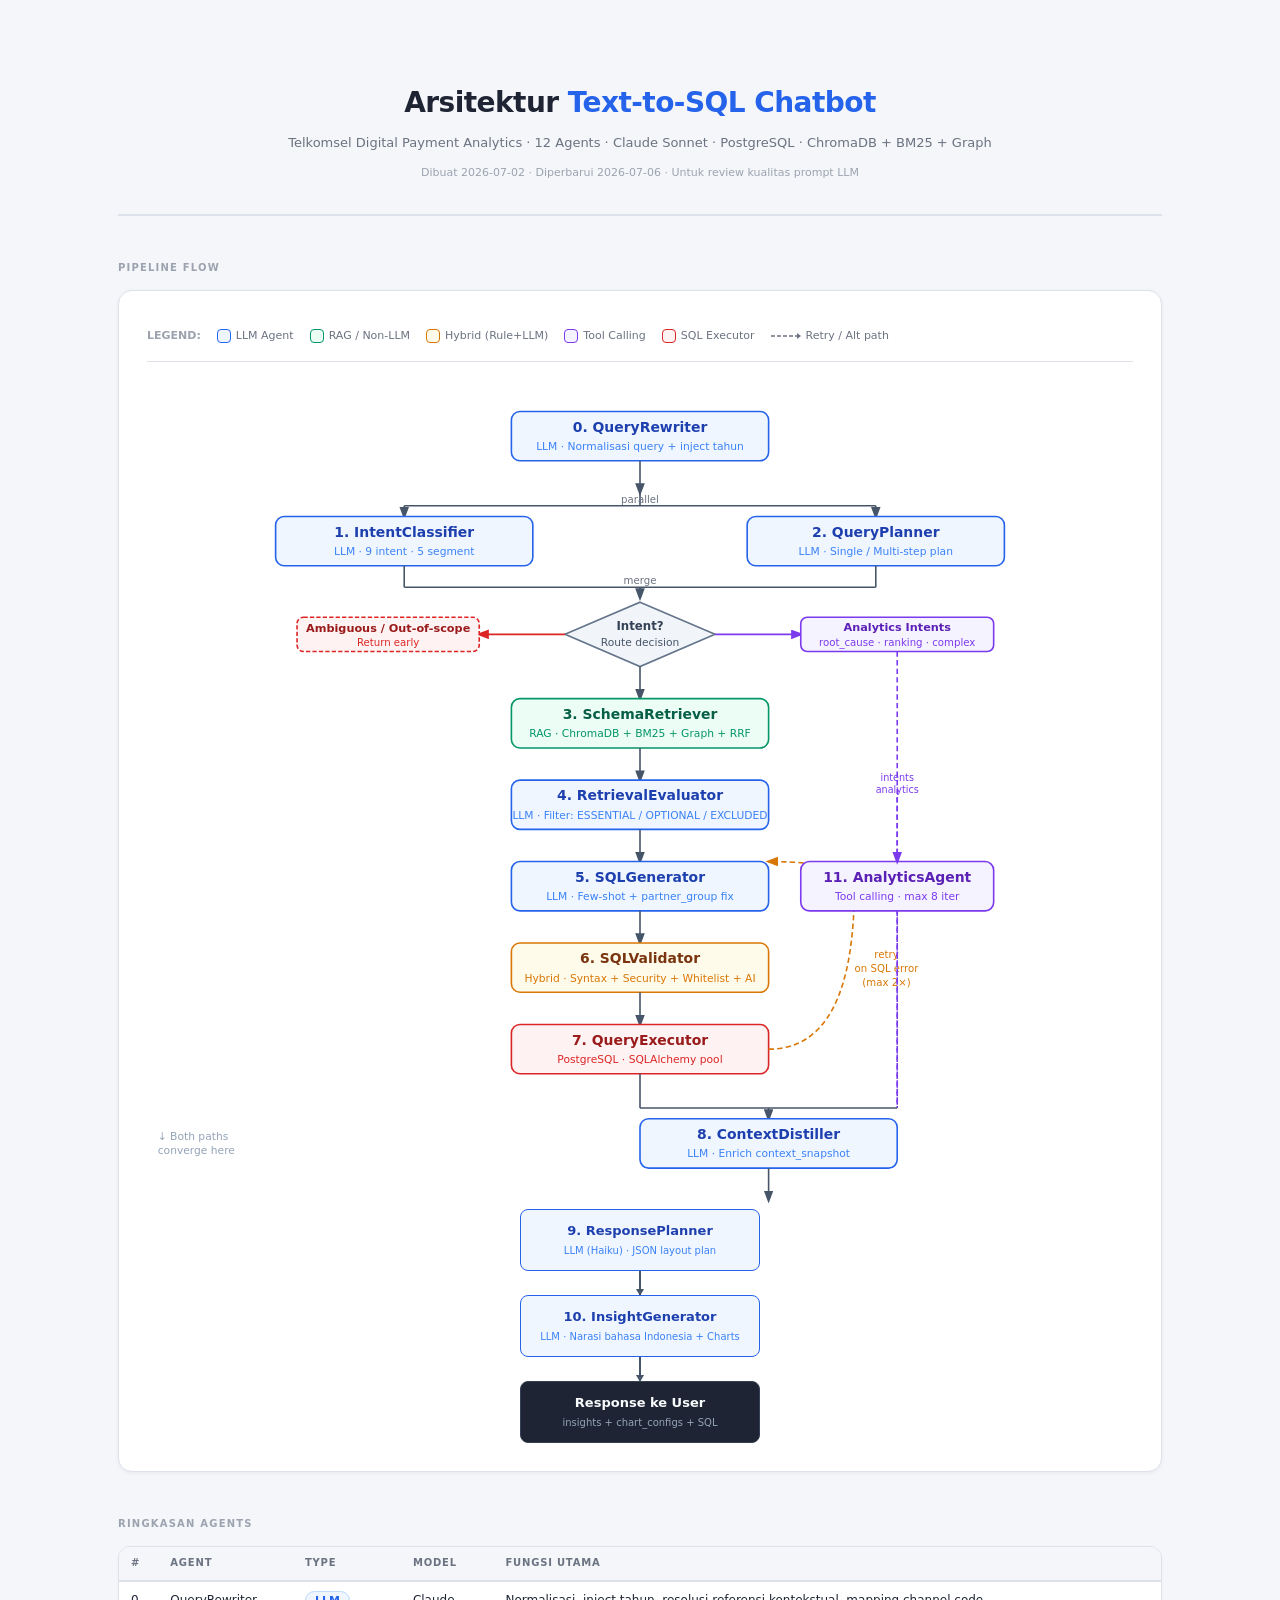
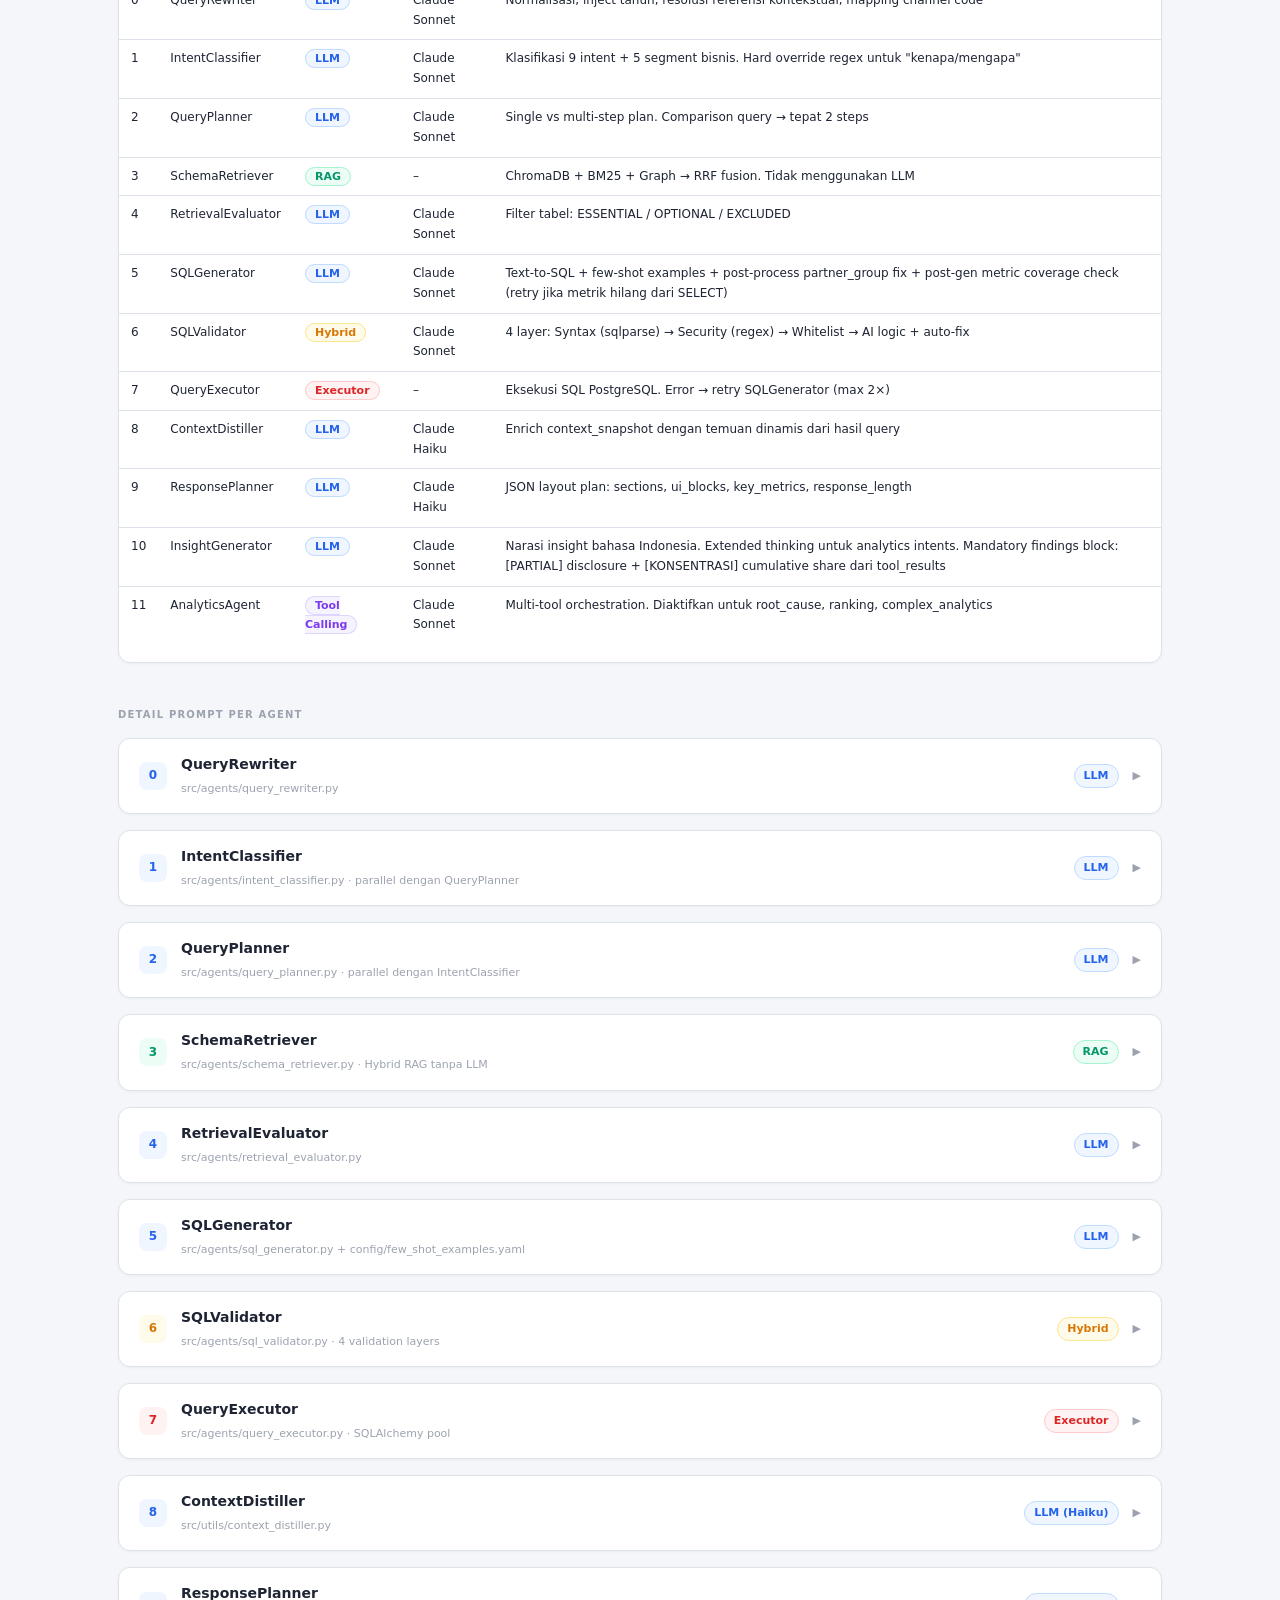
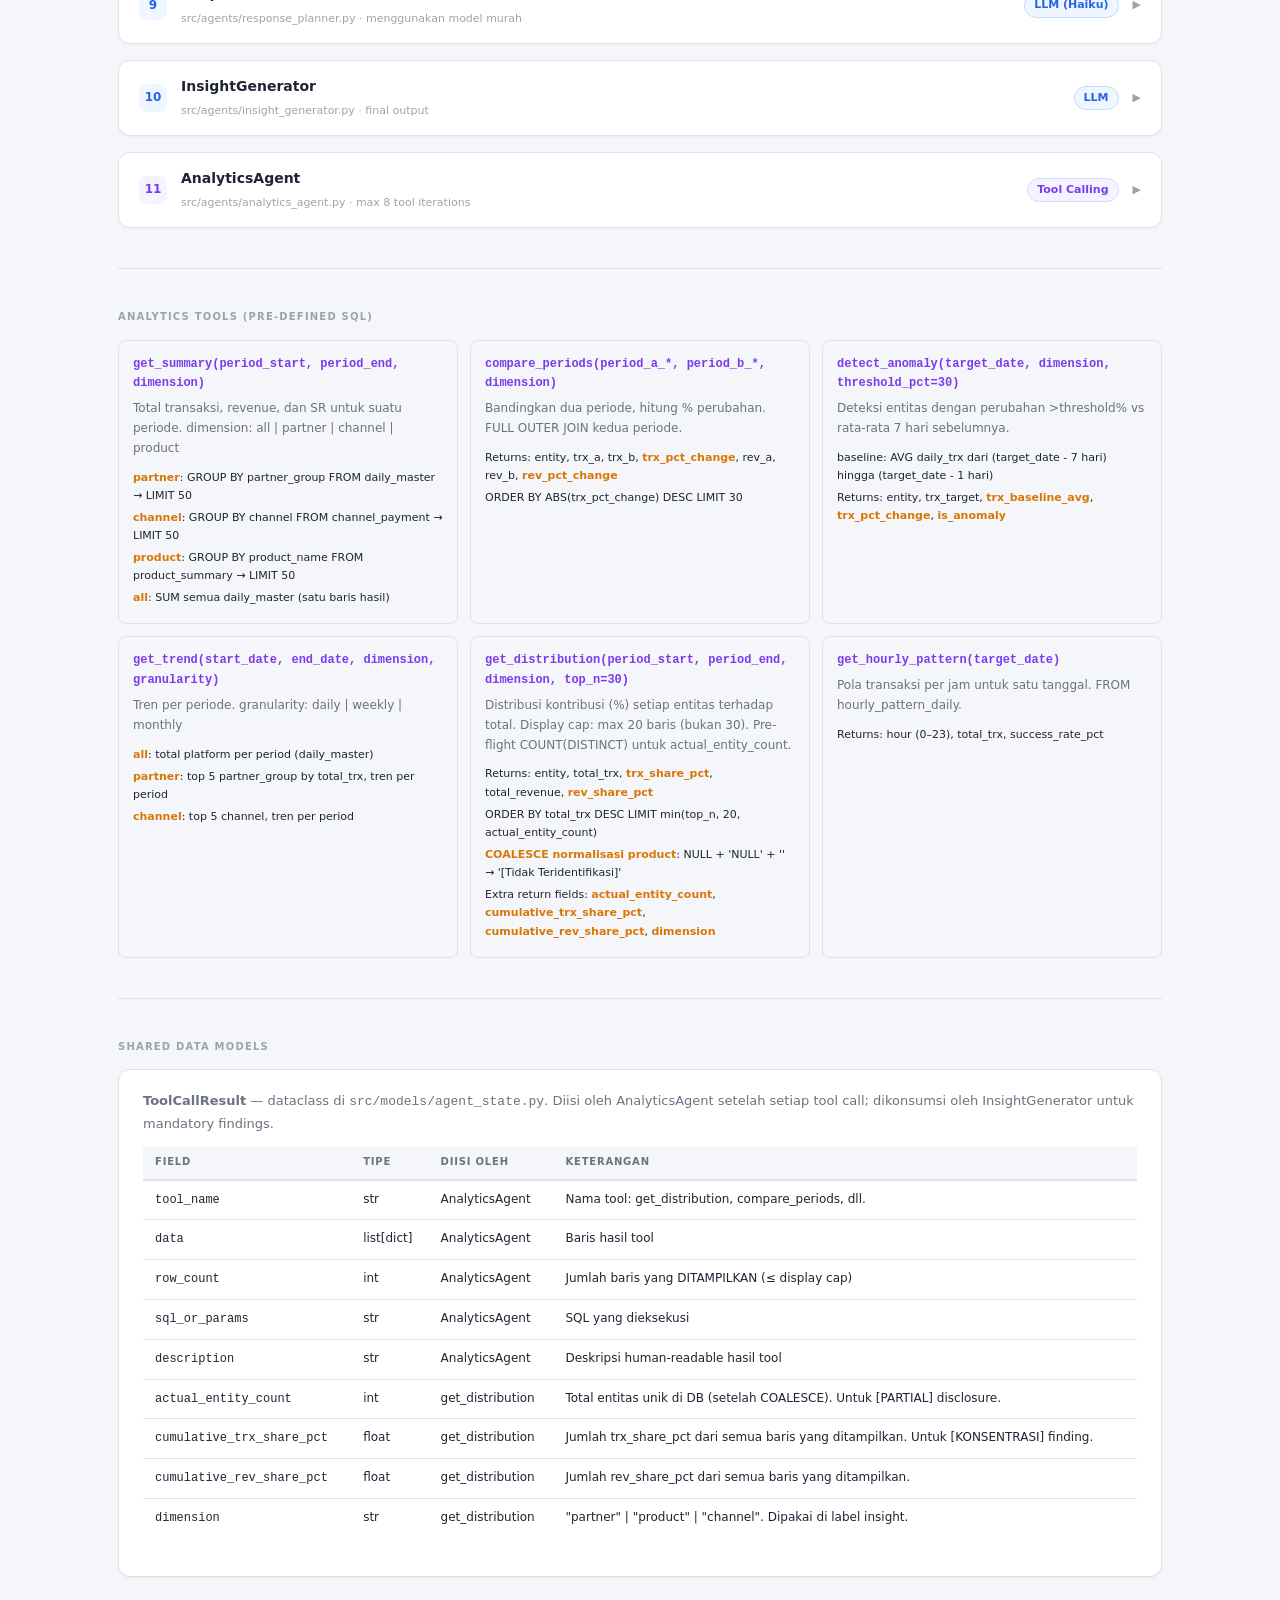
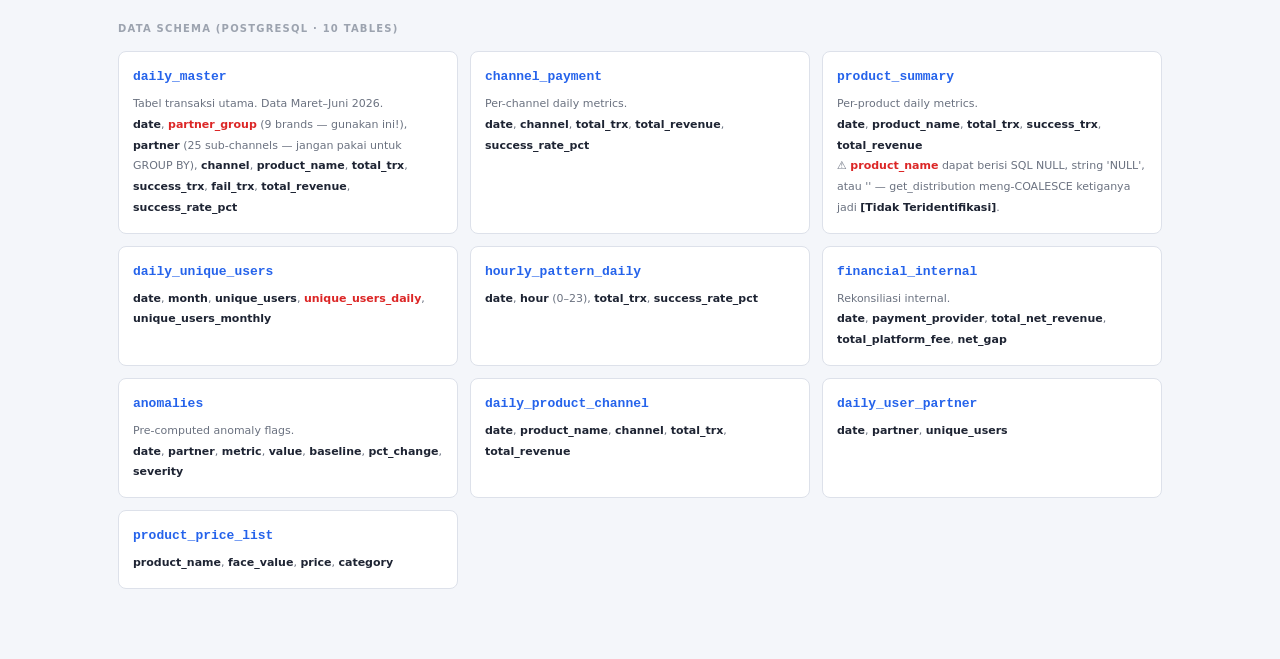
<file: docs/architecture.html>
<!DOCTYPE html>
<html lang="id">
<head>
<meta charset="UTF-8">
<meta name="viewport" content="width=device-width, initial-scale=1.0">
<title>Arsitektur Chatbot Text-to-SQL — Telkomsel</title>
<style>
  :root {
    --bg: #f4f6fa;
    --white: #ffffff;
    --border: #dde1ea;
    --border2: #c8cdd8;
    --text: #1e2433;
    --muted: #6b7280;
    --muted2: #9ca3af;
    --blue: #2563eb;
    --blue-light: #eff6ff;
    --blue-border: #bfdbfe;
    --green: #059669;
    --green-light: #ecfdf5;
    --green-border: #a7f3d0;
    --amber: #d97706;
    --amber-light: #fffbeb;
    --amber-border: #fde68a;
    --red: #dc2626;
    --red-light: #fef2f2;
    --red-border: #fecaca;
    --purple: #7c3aed;
    --purple-light: #f5f3ff;
    --purple-border: #ddd6fe;
    --code-bg: #f8fafc;
    --code-border: #e2e8f0;
  }
  * { box-sizing: border-box; margin: 0; padding: 0; }
  body { background: var(--bg); color: var(--text); font-family: 'Segoe UI', -apple-system, system-ui, sans-serif; font-size: 14px; line-height: 1.65; }

  /* ── Page ── */
  .page { max-width: 1100px; margin: 0 auto; padding: 40px 28px 80px; }

  /* ── Header ── */
  header { text-align: center; padding: 40px 0 32px; border-bottom: 2px solid var(--border); margin-bottom: 44px; }
  header h1 { font-size: 1.75rem; font-weight: 700; color: var(--text); letter-spacing: -0.02em; margin-bottom: 6px; }
  header h1 span { color: var(--blue); }
  header .sub { color: var(--muted); font-size: 13px; }
  header .meta { margin-top: 10px; font-size: 11px; color: var(--muted2); }

  /* ── Section heading ── */
  .section-label { font-size: 10px; font-weight: 700; text-transform: uppercase; letter-spacing: .12em; color: var(--muted2); margin-bottom: 14px; }

  /* ── Pipeline Flowchart ── */
  #pipeline-wrap { background: var(--white); border: 1px solid var(--border); border-radius: 14px; padding: 36px 28px 28px; margin-bottom: 44px; box-shadow: 0 1px 4px rgba(0,0,0,.06); overflow-x: auto; }
  .flow-svg { display: block; min-width: 820px; width: 100%; max-width: 1000px; margin: 0 auto; }

  /* ── Agent Sections ── */
  .section { background: var(--white); border: 1px solid var(--border); border-radius: 12px; margin-bottom: 16px; box-shadow: 0 1px 3px rgba(0,0,0,.04); overflow: hidden; }
  .section-head { display: flex; align-items: center; gap: 14px; padding: 14px 20px; cursor: pointer; user-select: none; transition: background .15s; }
  .section-head:hover { background: var(--bg); }
  .section-num { width: 28px; height: 28px; border-radius: 8px; display: flex; align-items: center; justify-content: center; font-weight: 700; font-size: 12px; flex-shrink: 0; }
  .section-titles { flex: 1; }
  .section-titles h2 { font-size: 14px; font-weight: 600; color: var(--text); }
  .section-titles small { font-size: 11px; color: var(--muted2); }
  .badge { padding: 2px 9px; border-radius: 20px; font-size: 11px; font-weight: 600; }
  .b-llm   { background: var(--blue-light);   color: var(--blue);   border: 1px solid var(--blue-border); }
  .b-rag   { background: var(--green-light);  color: var(--green);  border: 1px solid var(--green-border); }
  .b-hybrid{ background: var(--amber-light);  color: var(--amber);  border: 1px solid var(--amber-border); }
  .b-tool  { background: var(--purple-light); color: var(--purple); border: 1px solid var(--purple-border); }
  .b-exec  { background: var(--red-light);    color: var(--red);    border: 1px solid var(--red-border); }
  .chevron { font-size: 11px; color: var(--muted2); transition: transform .18s; }
  .section.open .chevron { transform: rotate(90deg); }
  .section-body { display: none; padding: 20px 24px 24px; border-top: 1px solid var(--border); }
  .section.open .section-body { display: block; }

  /* IO grid */
  .io-grid { display: grid; grid-template-columns: 1fr 1fr; gap: 12px; margin-bottom: 18px; }
  .io-box { background: var(--bg); border: 1px solid var(--border); border-radius: 8px; padding: 12px 14px; }
  .io-box h4 { font-size: 10px; font-weight: 700; text-transform: uppercase; letter-spacing: .1em; color: var(--muted); margin-bottom: 8px; }
  .io-box ul { list-style: none; }
  .io-box li { font-size: 12px; color: var(--text); padding: 2px 0; }
  .io-box li::before { content: "→ "; color: var(--blue); }
  .io-box.write li::before { color: var(--green); content: "← "; }

  .desc { color: var(--muted); font-size: 13px; margin-bottom: 16px; }

  /* Callout boxes */
  .info-box { background: var(--blue-light); border: 1px solid var(--blue-border); border-left: 3px solid var(--blue); border-radius: 8px; padding: 11px 14px; font-size: 12px; color: #1e40af; margin-bottom: 14px; }
  .warn-box { background: var(--amber-light); border: 1px solid var(--amber-border); border-left: 3px solid var(--amber); border-radius: 8px; padding: 11px 14px; font-size: 12px; color: #92400e; margin-bottom: 14px; }

  /* Prompt */
  .prompt-label { font-size: 10px; font-weight: 700; text-transform: uppercase; letter-spacing: .1em; color: var(--muted); margin-bottom: 6px; display: flex; align-items: center; gap: 8px; }
  .prompt-label span { flex: 1; }
  .copy-btn { background: var(--white); border: 1px solid var(--border2); color: var(--muted); padding: 3px 10px; border-radius: 6px; cursor: pointer; font-size: 11px; transition: all .15s; }
  .copy-btn:hover { color: var(--blue); border-color: var(--blue); }
  .prompt-box { background: var(--code-bg); border: 1px solid var(--code-border); border-radius: 8px; padding: 16px; font-family: 'Cascadia Code', 'Fira Code', 'Consolas', monospace; font-size: 12px; white-space: pre-wrap; word-break: break-word; overflow-x: auto; line-height: 1.55; color: #1e293b; max-height: 520px; overflow-y: auto; margin-bottom: 4px; }
  .prompt-box.expanded { max-height: none; }
  .expand-btn { display: block; width: 100%; text-align: center; background: var(--bg); border: 1px solid var(--border); border-top: none; color: var(--muted); padding: 6px; border-radius: 0 0 8px 8px; cursor: pointer; font-size: 11px; margin-bottom: 16px; transition: color .15s; }
  .expand-btn:hover { color: var(--blue); }

  /* Table */
  table { width: 100%; border-collapse: collapse; margin-bottom: 18px; font-size: 12px; }
  th { background: var(--bg); color: var(--muted); text-align: left; padding: 8px 12px; font-size: 10px; font-weight: 700; text-transform: uppercase; letter-spacing: .08em; border-bottom: 2px solid var(--border); }
  td { padding: 9px 12px; border-bottom: 1px solid var(--border); vertical-align: top; }
  tr:last-child td { border-bottom: none; }
  tr:hover td { background: var(--bg); }

  /* Tools grid */
  .tools-grid { display: grid; grid-template-columns: repeat(auto-fill, minmax(300px, 1fr)); gap: 12px; margin-bottom: 20px; }
  .tool-card { background: var(--bg); border: 1px solid var(--border); border-radius: 8px; padding: 14px; }
  .tool-card h4 { font-family: 'Consolas', monospace; color: var(--purple); font-size: 12px; margin-bottom: 5px; }
  .tool-card p { font-size: 12px; color: var(--muted); margin-bottom: 8px; }
  .tool-params li { font-size: 11px; color: var(--text); padding: 2px 0; list-style: none; }
  .tool-params li b { color: var(--amber); }

  /* Schema grid */
  .schema-grid { display: grid; grid-template-columns: repeat(auto-fill, minmax(260px, 1fr)); gap: 12px; }
  .schema-card { background: var(--white); border: 1px solid var(--border); border-radius: 8px; padding: 14px; }
  .schema-card h4 { font-family: monospace; color: var(--blue); font-size: 13px; margin-bottom: 6px; }
  .schema-card .cols { font-size: 11px; color: var(--muted); line-height: 1.9; }
  .schema-card .cols b { color: var(--text); }
  .schema-card .cols .highlight { color: var(--red); font-weight: 600; }

  .divider { height: 1px; background: var(--border); margin: 40px 0; }
</style>
</head>
<body>
<div class="page">

<!-- HEADER -->
<header>
  <h1>Arsitektur <span>Text-to-SQL Chatbot</span></h1>
  <div class="sub">Telkomsel Digital Payment Analytics · 12 Agents · Claude Sonnet · PostgreSQL · ChromaDB + BM25 + Graph</div>
  <div class="meta">Dibuat 2026-07-02 · Diperbarui 2026-07-06 · Untuk review kualitas prompt LLM</div>
</header>

<!-- ═══════════════════════════════════════════════════════════════
     PIPELINE FLOWCHART
═══════════════════════════════════════════════════════════════ -->
<div class="section-label">Pipeline Flow</div>
<div id="pipeline-wrap">

<!-- Legend -->
<div style="display:flex;gap:16px;flex-wrap:wrap;margin-bottom:28px;padding-bottom:16px;border-bottom:1px solid var(--border)">
  <div style="font-size:11px;font-weight:700;color:var(--muted2);align-self:center">LEGEND:</div>
  <div style="display:flex;align-items:center;gap:5px"><div style="width:14px;height:14px;border-radius:4px;background:var(--blue-light);border:1.5px solid var(--blue)"></div><span style="font-size:11px;color:var(--muted)">LLM Agent</span></div>
  <div style="display:flex;align-items:center;gap:5px"><div style="width:14px;height:14px;border-radius:4px;background:var(--green-light);border:1.5px solid var(--green)"></div><span style="font-size:11px;color:var(--muted)">RAG / Non-LLM</span></div>
  <div style="display:flex;align-items:center;gap:5px"><div style="width:14px;height:14px;border-radius:4px;background:var(--amber-light);border:1.5px solid var(--amber)"></div><span style="font-size:11px;color:var(--muted)">Hybrid (Rule+LLM)</span></div>
  <div style="display:flex;align-items:center;gap:5px"><div style="width:14px;height:14px;border-radius:4px;background:var(--purple-light);border:1.5px solid var(--purple)"></div><span style="font-size:11px;color:var(--muted)">Tool Calling</span></div>
  <div style="display:flex;align-items:center;gap:5px"><div style="width:14px;height:14px;border-radius:4px;background:var(--red-light);border:1.5px solid var(--red)"></div><span style="font-size:11px;color:var(--muted)">SQL Executor</span></div>
  <div style="display:flex;align-items:center;gap:5px"><svg width="30" height="14"><line x1="0" y1="7" x2="26" y2="7" stroke="#6b7280" stroke-width="1.5" stroke-dasharray="4,2"/><polygon points="26,4 30,7 26,10" fill="#6b7280"/></svg><span style="font-size:11px;color:var(--muted)">Retry / Alt path</span></div>
</div>

<!-- SVG Flowchart -->
<svg class="flow-svg" viewBox="0 0 920 760" xmlns="http://www.w3.org/2000/svg" font-family="'Segoe UI',system-ui,sans-serif">
  <defs>
    <marker id="arr" markerWidth="8" markerHeight="8" refX="6" refY="3" orient="auto">
      <path d="M0,0 L0,6 L8,3 z" fill="#475569"/>
    </marker>
    <marker id="arr-dashed" markerWidth="8" markerHeight="8" refX="6" refY="3" orient="auto">
      <path d="M0,0 L0,6 L8,3 z" fill="#d97706"/>
    </marker>
    <marker id="arr-red" markerWidth="8" markerHeight="8" refX="6" refY="3" orient="auto">
      <path d="M0,0 L0,6 L8,3 z" fill="#dc2626"/>
    </marker>
    <marker id="arr-green" markerWidth="8" markerHeight="8" refX="6" refY="3" orient="auto">
      <path d="M0,0 L0,6 L8,3 z" fill="#059669"/>
    </marker>
    <marker id="arr-purple" markerWidth="8" markerHeight="8" refX="6" refY="3" orient="auto">
      <path d="M0,0 L0,6 L8,3 z" fill="#7c3aed"/>
    </marker>
  </defs>

  <!-- ── NODE STYLES ──
    Blue (LLM):   fill #eff6ff  stroke #2563eb
    Green (RAG):  fill #ecfdf5  stroke #059669
    Amber (Hybrid): fill #fffbeb stroke #d97706
    Purple (Tool): fill #f5f3ff  stroke #7c3aed
    Red (Exec):   fill #fef2f2  stroke #dc2626
    Gray (decision): fill #f1f5f9 stroke #64748b
  -->

  <!-- ─── COL CENTERS ─── -->
  <!-- Main col: x=460  Left branch x=200  Right branch x=720 -->

  <!-- ─── ROW 1: QueryRewriter ─── -->
  <rect x="340" y="20" width="240" height="46" rx="8" fill="#eff6ff" stroke="#2563eb" stroke-width="1.5"/>
  <text x="460" y="39" text-anchor="middle" font-size="13" font-weight="600" fill="#1e40af">0. QueryRewriter</text>
  <text x="460" y="56" text-anchor="middle" font-size="10" fill="#3b82f6">LLM · Normalisasi query + inject tahun</text>

  <!-- arrow down 66→100 -->
  <line x1="460" y1="66" x2="460" y2="96" stroke="#475569" stroke-width="1.5" marker-end="url(#arr)"/>

  <!-- ─── ROW 2: PARALLEL SPLIT → 2 agents ─── -->
  <!-- Split line down to two branches -->
  <line x1="460" y1="96" x2="460" y2="108" stroke="#475569" stroke-width="1.5"/>
  <line x1="240" y1="108" x2="680" y2="108" stroke="#475569" stroke-width="1.5"/>
  <line x1="240" y1="108" x2="240" y2="118" stroke="#475569" stroke-width="1.5" marker-end="url(#arr)"/>
  <line x1="680" y1="108" x2="680" y2="118" stroke="#475569" stroke-width="1.5" marker-end="url(#arr)"/>
  <!-- "Parallel" label -->
  <text x="460" y="105" text-anchor="middle" font-size="9.5" fill="#6b7280">parallel</text>

  <!-- IntentClassifier (left) -->
  <rect x="120" y="118" width="240" height="46" rx="8" fill="#eff6ff" stroke="#2563eb" stroke-width="1.5"/>
  <text x="240" y="137" text-anchor="middle" font-size="13" font-weight="600" fill="#1e40af">1. IntentClassifier</text>
  <text x="240" y="154" text-anchor="middle" font-size="10" fill="#3b82f6">LLM · 9 intent · 5 segment</text>

  <!-- QueryPlanner (right) -->
  <rect x="560" y="118" width="240" height="46" rx="8" fill="#eff6ff" stroke="#2563eb" stroke-width="1.5"/>
  <text x="680" y="137" text-anchor="middle" font-size="13" font-weight="600" fill="#1e40af">2. QueryPlanner</text>
  <text x="680" y="154" text-anchor="middle" font-size="10" fill="#3b82f6">LLM · Single / Multi-step plan</text>

  <!-- merge back to center -->
  <line x1="240" y1="164" x2="240" y2="184" stroke="#475569" stroke-width="1.5"/>
  <line x1="680" y1="164" x2="680" y2="184" stroke="#475569" stroke-width="1.5"/>
  <line x1="240" y1="184" x2="680" y2="184" stroke="#475569" stroke-width="1.5"/>
  <line x1="460" y1="184" x2="460" y2="194" stroke="#475569" stroke-width="1.5" marker-end="url(#arr)"/>
  <text x="460" y="181" text-anchor="middle" font-size="9.5" fill="#6b7280">merge</text>

  <!-- ─── ROW 3: Decision diamond ─── -->
  <polygon points="460,198 530,228 460,258 390,228" fill="#f1f5f9" stroke="#64748b" stroke-width="1.5"/>
  <text x="460" y="224" text-anchor="middle" font-size="11" font-weight="600" fill="#334155">Intent?</text>
  <text x="460" y="239" text-anchor="middle" font-size="10" fill="#475569">Route decision</text>

  <!-- ── EXIT LEFT: needs_clarification ── -->
  <line x1="390" y1="228" x2="310" y2="228" stroke="#dc2626" stroke-width="1.5" marker-end="url(#arr-red)"/>
  <rect x="140" y="212" width="170" height="32" rx="6" fill="#fef2f2" stroke="#dc2626" stroke-width="1.5" stroke-dasharray="4,2"/>
  <text x="225" y="226" text-anchor="middle" font-size="10.5" font-weight="600" fill="#991b1b">Ambiguous / Out-of-scope</text>
  <text x="225" y="239" text-anchor="middle" font-size="9.5" fill="#dc2626">Return early</text>

  <!-- ── EXIT RIGHT: analytics intents ── -->
  <line x1="530" y1="228" x2="610" y2="228" stroke="#7c3aed" stroke-width="1.5" marker-end="url(#arr-purple)"/>
  <rect x="610" y="212" width="180" height="32" rx="6" fill="#f5f3ff" stroke="#7c3aed" stroke-width="1.5"/>
  <text x="700" y="225" text-anchor="middle" font-size="10.5" font-weight="600" fill="#5b21b6">Analytics Intents</text>
  <text x="700" y="239" text-anchor="middle" font-size="9.5" fill="#7c3aed">root_cause · ranking · complex</text>

  <!-- ── MAIN PATH: down ── -->
  <line x1="460" y1="258" x2="460" y2="288" stroke="#475569" stroke-width="1.5" marker-end="url(#arr)"/>

  <!-- ─── ROW 4: SchemaRetriever ─── -->
  <rect x="340" y="288" width="240" height="46" rx="8" fill="#ecfdf5" stroke="#059669" stroke-width="1.5"/>
  <text x="460" y="307" text-anchor="middle" font-size="13" font-weight="600" fill="#065f46">3. SchemaRetriever</text>
  <text x="460" y="324" text-anchor="middle" font-size="10" fill="#059669">RAG · ChromaDB + BM25 + Graph + RRF</text>

  <line x1="460" y1="334" x2="460" y2="364" stroke="#475569" stroke-width="1.5" marker-end="url(#arr)"/>

  <!-- ─── ROW 5: RetrievalEvaluator ─── -->
  <rect x="340" y="364" width="240" height="46" rx="8" fill="#eff6ff" stroke="#2563eb" stroke-width="1.5"/>
  <text x="460" y="383" text-anchor="middle" font-size="13" font-weight="600" fill="#1e40af">4. RetrievalEvaluator</text>
  <text x="460" y="400" text-anchor="middle" font-size="10" fill="#3b82f6">LLM · Filter: ESSENTIAL / OPTIONAL / EXCLUDED</text>

  <line x1="460" y1="410" x2="460" y2="440" stroke="#475569" stroke-width="1.5" marker-end="url(#arr)"/>

  <!-- ─── ROW 6: SQLGenerator ─── -->
  <rect x="340" y="440" width="240" height="46" rx="8" fill="#eff6ff" stroke="#2563eb" stroke-width="1.5"/>
  <text x="460" y="459" text-anchor="middle" font-size="13" font-weight="600" fill="#1e40af">5. SQLGenerator</text>
  <text x="460" y="476" text-anchor="middle" font-size="10" fill="#3b82f6">LLM · Few-shot + partner_group fix</text>

  <line x1="460" y1="486" x2="460" y2="516" stroke="#475569" stroke-width="1.5" marker-end="url(#arr)"/>

  <!-- ─── ROW 7: SQLValidator ─── -->
  <rect x="340" y="516" width="240" height="46" rx="8" fill="#fffbeb" stroke="#d97706" stroke-width="1.5"/>
  <text x="460" y="535" text-anchor="middle" font-size="13" font-weight="600" fill="#78350f">6. SQLValidator</text>
  <text x="460" y="552" text-anchor="middle" font-size="10" fill="#d97706">Hybrid · Syntax + Security + Whitelist + AI</text>

  <line x1="460" y1="562" x2="460" y2="592" stroke="#475569" stroke-width="1.5" marker-end="url(#arr)"/>

  <!-- ─── ROW 8: QueryExecutor ─── -->
  <rect x="340" y="592" width="240" height="46" rx="8" fill="#fef2f2" stroke="#dc2626" stroke-width="1.5"/>
  <text x="460" y="611" text-anchor="middle" font-size="13" font-weight="600" fill="#991b1b">7. QueryExecutor</text>
  <text x="460" y="628" text-anchor="middle" font-size="10" fill="#dc2626">PostgreSQL · SQLAlchemy pool</text>

  <!-- Retry arrow: right side of QueryExecutor → right side of SQLGenerator -->
  <path d="M580,615 Q660,615 660,463 Q660,440 580,440" stroke="#d97706" stroke-width="1.5" fill="none" stroke-dasharray="5,3" marker-end="url(#arr-dashed)"/>
  <text x="690" y="530" text-anchor="middle" font-size="9.5" fill="#d97706">retry</text>
  <text x="690" y="543" text-anchor="middle" font-size="9.5" fill="#d97706">on SQL error</text>
  <text x="690" y="556" text-anchor="middle" font-size="9.5" fill="#d97706">(max 2×)</text>

  <!-- AnalyticsAgent comes in from the right branch, joins at ContextDistiller -->
  <!-- Analytics path line down from right -->
  <line x1="700" y1="244" x2="700" y2="670" stroke="#7c3aed" stroke-width="1.5" stroke-dasharray="5,3"/>
  <!-- AnalyticsAgent box on right -->
  <rect x="610" y="440" width="180" height="46" rx="8" fill="#f5f3ff" stroke="#7c3aed" stroke-width="1.5"/>
  <text x="700" y="459" text-anchor="middle" font-size="13" font-weight="600" fill="#5b21b6">11. AnalyticsAgent</text>
  <text x="700" y="476" text-anchor="middle" font-size="10" fill="#7c3aed">Tool calling · max 8 iter</text>
  <!-- arrow from analytics path into AnalyticsAgent -->
  <line x1="700" y1="380" x2="700" y2="440" stroke="#7c3aed" stroke-width="1.5" stroke-dasharray="5,3" marker-end="url(#arr-purple)"/>
  <text x="700" y="376" text-anchor="middle" font-size="9" fill="#7c3aed">analytics</text>
  <text x="700" y="365" text-anchor="middle" font-size="9" fill="#7c3aed">intents</text>

  <!-- AnalyticsAgent arrow down to merge point -->
  <line x1="700" y1="486" x2="700" y2="670" stroke="#7c3aed" stroke-width="1.5" stroke-dasharray="5,3"/>

  <line x1="460" y1="638" x2="460" y2="670" stroke="#475569" stroke-width="1.5"/>
  <!-- join line -->
  <line x1="460" y1="670" x2="700" y2="670" stroke="#475569" stroke-width="1.5"/>
  <line x1="580" y1="670" x2="580" y2="680" stroke="#475569" stroke-width="1.5" marker-end="url(#arr)"/>

  <!-- ─── ROW 9: ContextDistiller ─── -->
  <rect x="460" y="680" width="240" height="46" rx="8" fill="#eff6ff" stroke="#2563eb" stroke-width="1.5"/>
  <text x="580" y="699" text-anchor="middle" font-size="13" font-weight="600" fill="#1e40af">8. ContextDistiller</text>
  <text x="580" y="716" text-anchor="middle" font-size="10" fill="#3b82f6">LLM · Enrich context_snapshot</text>

  <line x1="580" y1="726" x2="580" y2="756" stroke="#475569" stroke-width="1.5" marker-end="url(#arr)"/>

  <!-- ─── Notes ─── -->
  <text x="10" y="700" font-size="10" fill="#94a3b8">↓ Both paths</text>
  <text x="10" y="713" font-size="10" fill="#94a3b8">converge here</text>
</svg>

<!-- Row 9–11 below SVG (extend naturally) -->
<div style="max-width:480px;margin:0 auto;padding-top:4px">

  <div style="display:flex;flex-direction:column;align-items:center;gap:0">
    <!-- Arrow already drawn in SVG, just draw boxes below -->

    <div style="width:240px;background:var(--blue-light);border:1.5px solid var(--blue);border-radius:8px;padding:10px 16px;text-align:center">
      <div style="font-size:13px;font-weight:600;color:#1e40af">9. ResponsePlanner</div>
      <div style="font-size:10px;color:#3b82f6;margin-top:2px">LLM (Haiku) · JSON layout plan</div>
    </div>

    <div style="width:2px;height:24px;background:#475569;position:relative">
      <div style="position:absolute;bottom:-1px;left:-3px;border:4px solid transparent;border-top:7px solid #475569;border-bottom:none"></div>
    </div>

    <div style="width:240px;background:var(--blue-light);border:1.5px solid var(--blue);border-radius:8px;padding:10px 16px;text-align:center">
      <div style="font-size:13px;font-weight:600;color:#1e40af">10. InsightGenerator</div>
      <div style="font-size:10px;color:#3b82f6;margin-top:2px">LLM · Narasi bahasa Indonesia + Charts</div>
    </div>

    <div style="width:2px;height:24px;background:#475569;position:relative">
      <div style="position:absolute;bottom:-1px;left:-3px;border:4px solid transparent;border-top:7px solid #475569;border-bottom:none"></div>
    </div>

    <div style="width:240px;background:#1e2433;border:1.5px solid #334155;border-radius:8px;padding:10px 16px;text-align:center">
      <div style="font-size:13px;font-weight:600;color:#f8fafc">Response ke User</div>
      <div style="font-size:10px;color:#94a3b8;margin-top:2px">insights + chart_configs + SQL</div>
    </div>
  </div>
</div>

</div><!-- end pipeline-wrap -->

<!-- ═══════════════════════════════════════════════════════════════
     SUMMARY TABLE
═══════════════════════════════════════════════════════════════ -->
<div class="section-label">Ringkasan Agents</div>
<div style="background:var(--white);border:1px solid var(--border);border-radius:12px;overflow:hidden;margin-bottom:44px;box-shadow:0 1px 3px rgba(0,0,0,.04)">
<table>
  <tr><th>#</th><th>Agent</th><th>Type</th><th>Model</th><th>Fungsi Utama</th></tr>
  <tr><td>0</td><td>QueryRewriter</td><td><span class="badge b-llm">LLM</span></td><td>Claude Sonnet</td><td>Normalisasi, inject tahun, resolusi referensi kontekstual, mapping channel code</td></tr>
  <tr><td>1</td><td>IntentClassifier</td><td><span class="badge b-llm">LLM</span></td><td>Claude Sonnet</td><td>Klasifikasi 9 intent + 5 segment bisnis. Hard override regex untuk "kenapa/mengapa"</td></tr>
  <tr><td>2</td><td>QueryPlanner</td><td><span class="badge b-llm">LLM</span></td><td>Claude Sonnet</td><td>Single vs multi-step plan. Comparison query → tepat 2 steps</td></tr>
  <tr><td>3</td><td>SchemaRetriever</td><td><span class="badge b-rag">RAG</span></td><td>–</td><td>ChromaDB + BM25 + Graph → RRF fusion. Tidak menggunakan LLM</td></tr>
  <tr><td>4</td><td>RetrievalEvaluator</td><td><span class="badge b-llm">LLM</span></td><td>Claude Sonnet</td><td>Filter tabel: ESSENTIAL / OPTIONAL / EXCLUDED</td></tr>
  <tr><td>5</td><td>SQLGenerator</td><td><span class="badge b-llm">LLM</span></td><td>Claude Sonnet</td><td>Text-to-SQL + few-shot examples + post-process partner_group fix + post-gen metric coverage check (retry jika metrik hilang dari SELECT)</td></tr>
  <tr><td>6</td><td>SQLValidator</td><td><span class="badge b-hybrid">Hybrid</span></td><td>Claude Sonnet</td><td>4 layer: Syntax (sqlparse) → Security (regex) → Whitelist → AI logic + auto-fix</td></tr>
  <tr><td>7</td><td>QueryExecutor</td><td><span class="badge b-exec">Executor</span></td><td>–</td><td>Eksekusi SQL PostgreSQL. Error → retry SQLGenerator (max 2×)</td></tr>
  <tr><td>8</td><td>ContextDistiller</td><td><span class="badge b-llm">LLM</span></td><td>Claude Haiku</td><td>Enrich context_snapshot dengan temuan dinamis dari hasil query</td></tr>
  <tr><td>9</td><td>ResponsePlanner</td><td><span class="badge b-llm">LLM</span></td><td>Claude Haiku</td><td>JSON layout plan: sections, ui_blocks, key_metrics, response_length</td></tr>
  <tr><td>10</td><td>InsightGenerator</td><td><span class="badge b-llm">LLM</span></td><td>Claude Sonnet</td><td>Narasi insight bahasa Indonesia. Extended thinking untuk analytics intents. Mandatory findings block: [PARTIAL] disclosure + [KONSENTRASI] cumulative share dari tool_results</td></tr>
  <tr><td>11</td><td>AnalyticsAgent</td><td><span class="badge b-tool">Tool Calling</span></td><td>Claude Sonnet</td><td>Multi-tool orchestration. Diaktifkan untuk root_cause, ranking, complex_analytics</td></tr>
</table>
</div>

<!-- ═══════════════════════════════════════════════════════════════
     AGENT DETAIL SECTIONS
═══════════════════════════════════════════════════════════════ -->
<div class="section-label">Detail Prompt Per Agent</div>

<!-- 0. QueryRewriter -->
<div class="section" id="s0">
  <div class="section-head" onclick="toggle(this)">
    <div class="section-num" style="background:var(--blue-light);color:var(--blue)">0</div>
    <div class="section-titles"><h2>QueryRewriter</h2><small>src/agents/query_rewriter.py</small></div>
    <span class="badge b-llm">LLM</span>
    <span class="chevron">▶</span>
  </div>
  <div class="section-body">
    <p class="desc">Pre-processor pertanyaan. Berjalan pertama sebelum semua agent lain. Menjalankan <code>_inject_year()</code> secara deterministik (tanpa LLM) untuk menambahkan "2026" setelah nama bulan, kemudian meminta LLM melakukan 6 transformasi lainnya. Non-fatal: jika gagal, query asli tetap dipakai.</p>
    <div class="io-grid">
      <div class="io-box"><h4>Reads from State</h4><ul><li>state.query</li><li>state.conversation_history</li></ul></div>
      <div class="io-box write"><h4>Writes to State</h4><ul><li>state.query (rewritten)</li><li>state.original_query</li><li>state.rewrite_notes</li></ul></div>
    </div>
    <div class="prompt-label"><span>PROMPT</span><button class="copy-btn" onclick="copyPrompt(this)">Copy</button></div>
    <div class="prompt-box">Kamu adalah preprocessor pertanyaan untuk chatbot analytics data keuangan Telkomsel.

Database: financial_db
Tabel tersedia: anomalies, channel_payment, daily_master, daily_product_channel, daily_unique_users, daily_user_partner, financial_internal, hourly_pattern_daily, product_price_list, product_summary
Entitas kunci:
- partner: gopay, ovo, dana, shopeepay, linkaja, qris, indomaret, tsel_wallet, finnet
- channel codes: i1=MyTelkomsel App, f0/f4/f5=UMB, b0/b3/a0=WEC, ig=MyTelkomsel Basic
- metrik: SR/success rate → kolom success_rate_pct, MoM → perbandingan bulan ini vs bulan lalu, ARPU → total_revenue/unique_users
Tanggal hari ini: {today}. Semua data ada di tahun 2026.

{history_block}

Tugas: tulis ulang pertanyaan berikut agar lebih presisi untuk SQL generation.
Terapkan HANYA aturan yang relevan:

0. REFERENSI KONTEKSTUAL — Jika pertanyaan menggunakan kata "ini", "itu", "tadi", "tersebut", "yang sama", atau merujuk implisit ke pertanyaan/hasil sebelumnya, gunakan KONTEKS PERCAKAPAN untuk mengganti referensi tersebut dengan entitas eksplisit.

1. NAMA ENTITAS FUZZY — Jika nama produk, partner, atau entitas mungkin tidak persis sama di database, tambahkan catatan gunakan ILIKE.

2. ANALISIS KORELASI / AKTIF vs TIDAK AKTIF — Jika pertanyaan membandingkan kondisi "ketika X aktif vs tidak aktif" → tambahkan: "Gunakan satu query SQL dengan CTE."

3. REFERENSI VAGUE — Jika ada "produk lainnya" tanpa kriteria → jelaskan kriterianya secara eksplisit.

4. PERIOD WAKTU HILANG — Jika pertanyaan bersifat time-series tetapi tidak menyebut periode → tambahkan "(gunakan rentang data yang tersedia)".

5. NAMA CHANNEL HUMAN-READABLE — Ganti dengan kode database:
   "MyTelkomsel App" → channel = 'i1'
   "UMB" → channel IN ('f0','f4','f5')
   "WEC" → channel IN ('b0','b3','a0')
   "MyTelkomsel Basic" → channel = 'ig'

6. PARTNER GROUP — Jika pertanyaan menyebut partner atau performa partner: tambahkan "Gunakan kolom partner_group (bukan partner) di daily_master."
   Pengecualian: jika user eksplisit menyebut sub-channel seperti paybill, wec, basic.

Aturan tambahan:
- Gunakan bahasa yang sama dengan pertanyaan asli.
- Perubahan minimal — jangan tambahkan informasi yang tidak diimplikasikan.
- Jika pertanyaan sudah jelas, kembalikan apa adanya dengan was_rewritten: false.

Balas HANYA dengan JSON valid tanpa markdown:
{"rewritten": "...", "changes": ["perubahan 1", ...], "was_rewritten": true}

Pertanyaan:
{query}</div>
  </div>
</div>

<!-- 1. IntentClassifier -->
<div class="section" id="s1">
  <div class="section-head" onclick="toggle(this)">
    <div class="section-num" style="background:var(--blue-light);color:var(--blue)">1</div>
    <div class="section-titles"><h2>IntentClassifier</h2><small>src/agents/intent_classifier.py · parallel dengan QueryPlanner</small></div>
    <span class="badge b-llm">LLM</span>
    <span class="chevron">▶</span>
  </div>
  <div class="section-body">
    <p class="desc">Mengklasifikasikan query ke 9 kategori intent dan 5 segment bisnis. Hard override post-LLM: pattern regex <code>\b(kenapa|mengapa|apa penyebab|...)\b</code> memaksa kategori menjadi root_cause_analysis. Intent out_of_scope langsung mengembalikan pesan informatif tanpa SQL.</p>
    <div class="io-grid">
      <div class="io-box"><h4>Reads</h4><ul><li>state.query</li><li>state.conversation_history</li></ul></div>
      <div class="io-box write"><h4>Writes</h4><ul><li>state.intent {category, confidence, reason, sql_strategy, segment}</li><li>state.needs_clarification</li><li>state.clarification_reason</li></ul></div>
    </div>
    <div class="prompt-label"><span>PROMPT</span><button class="copy-btn" onclick="copyPrompt(this)">Copy</button></div>
    <div class="prompt-box">You are an intent classifier for a Telkomsel digital payment analytics chatbot.

TODAY'S DATE: {today}
Resolve relative time: "bulan ini"=current month, "minggu ini"=current week, "hari ini"=today.

STEP 1 — Classify query into ONE intent category:
  simple_select       — Basic SELECT query, no filters or aggregations
  filtered_query      — SELECT with WHERE clause filters
  aggregation         — Requires COUNT, SUM, AVG, MIN, MAX
  multi_table_join    — Requires JOIN across multiple tables
  complex_analytics   — Advanced analytics with subqueries, trends, grouping
  root_cause_analysis — Investigative query asking why something happened, root cause of a spike/drop
  ranking_analysis    — Queries asking for leaderboards, top/bottom N rankings, who is best/worst
  recommendation      — Queries asking for suggestions, recommendations, or 'what should we do'
  out_of_scope        — Requires data not available (forecasting, multi-period >2 months, user cohort, revenue margin)
  ambiguous           — Unclear query that needs clarification

STEP 2 — Identify the business segment:
  transactions — Overall volume, revenue, SR, ARPU, users, daily/weekly trends, anomalies
  products     — Product portfolio, product momentum, product SR, concentration
  partners     — Partner ecosystem health, partner momentum, partner risk, efficiency
  channels     — Channel distribution, channel health, channel concentration
  general      — Cross-segment, root cause, or other

{history_block}USER QUERY: "{query}"

Respond in this EXACT format (4 lines):
INTENT: [category]
SEGMENT: [segment]
CONFIDENCE: [0.0 to 1.0]
REASON: [brief explanation]

INTENT RULES:
- "ambiguous" ONLY if query is genuinely vague (e.g. "tampilkan data" with no context)
- "kenapa/mengapa/apa penyebab/investigasi/analisis mendalam" → ALWAYS "root_cause_analysis"
- "ranking/peringkat/top N/bottom N/siapa terbaik/siapa terburuk" → "ranking_analysis"
- "rekomendasi/saran/apa yang harus dilakukan/perlu perhatian" → "recommendation"
- OUT OF SCOPE if query asks for: forecasting, komparasi 3+ bulan, cohort/retention, revenue margin, pola failure per jam, substitusi channel

Your response:</div>
  </div>
</div>

<!-- 2. QueryPlanner -->
<div class="section" id="s2">
  <div class="section-head" onclick="toggle(this)">
    <div class="section-num" style="background:var(--blue-light);color:var(--blue)">2</div>
    <div class="section-titles"><h2>QueryPlanner</h2><small>src/agents/query_planner.py · parallel dengan IntentClassifier</small></div>
    <span class="badge b-llm">LLM</span>
    <span class="chevron">▶</span>
  </div>
  <div class="section-body">
    <p class="desc">Memutuskan apakah query dipecah menjadi beberapa sub-query sequential. Untuk perbandingan dua periode/entitas, selalu menghasilkan tepat 2 steps (bukan 3). InsightGenerator yang melakukan synthesis dan math. Max 3 steps. sub_query harus natural language, bukan SQL.</p>
    <div class="io-grid">
      <div class="io-box"><h4>Reads</h4><ul><li>state.query</li><li>state.conversation_history</li></ul></div>
      <div class="io-box write"><h4>Writes</h4><ul><li>state.execution_plan (list[ExecutionStep])</li><li>state.is_multi_step (bool)</li></ul></div>
    </div>
    <div class="prompt-label"><span>PROMPT</span><button class="copy-btn" onclick="copyPrompt(this)">Copy</button></div>
    <div class="prompt-box">You are an analytical query planner for Telkomsel's digital payment platform.
Your job is to decide whether a user query should be answered in one SQL step or split into multiple sequential steps.

DOMAIN: Telkomsel financial payment analytics — partners (GoPay, OVO, Dana, LinkAja, etc.),
transaction counts, revenue, success rates, time periods (daily/monthly/quarterly).

{history_block}

SPLIT INTO MULTIPLE STEPS when:
1. Comparison across time periods (e.g. "April vs Maret", "bulan ini vs bulan lalu")
2. Root-cause / "kenapa" questions that need context first
3. Rank then drill-down (e.g. "top 3 partner, lalu lihat detail per hari")
4. Two independent metrics better answered separately then combined

KEEP AS SINGLE STEP when:
- Simple aggregation over one time period
- Single metric query
- Filtered lookup with no comparison

COMPARISON QUERIES — STRICT RULE:
Generate EXACTLY 2 steps. NEVER add a 3rd step to compare/analyse results.
InsightGenerator receives both step results and will automatically compute differences, ratios, and percentages.

WHAT COUNTS AS A VALID STEP — must be a standalone DB query that fetches raw data:
  CORRECT: "Total revenue dan transaksi tanggal 29 dan 30 Mei 2026"
  WRONG:   "Bandingkan hasil langkah 1 dengan langkah 2" → analysis, not a DB query
  WRONG:   "Hitung kenaikan dari data sebelumnya" → math, not a DB query

RULES:
- Maximum 3 steps. sub_query MUST be natural language — NEVER SQL code.
- Each sub_query must be self-contained and include time periods explicitly.
- Return ONLY strict JSON — no markdown.

OUTPUT FORMAT:
{
  "is_multi_step": false,
  "steps": [
    {"step_number": 1, "description": "...", "sub_query": "...", "depends_on": []}
  ]
}

USER QUERY: "{query}"
JSON:</div>
  </div>
</div>

<!-- 3. SchemaRetriever -->
<div class="section" id="s3">
  <div class="section-head" onclick="toggle(this)">
    <div class="section-num" style="background:var(--green-light);color:var(--green)">3</div>
    <div class="section-titles"><h2>SchemaRetriever</h2><small>src/agents/schema_retriever.py · Hybrid RAG tanpa LLM</small></div>
    <span class="badge b-rag">RAG</span>
    <span class="chevron">▶</span>
  </div>
  <div class="section-body">
    <p class="desc">Tidak menggunakan LLM. Tiga metode retrieval digabung dengan Reciprocal Rank Fusion (RRF): ChromaDB (semantic), BM25 (keyword), dan Graph (relasi foreign key). Jika komponen tidak tersedia, sistem terdegradasi secara graceful.</p>
    <div class="io-grid">
      <div class="io-box"><h4>Reads</h4><ul><li>state.query</li><li>state.database</li></ul></div>
      <div class="io-box write"><h4>Writes</h4><ul><li>state.retrieved_tables (list[RetrievedTable])</li><li>state.database (auto-detect)</li></ul></div>
    </div>
    <div class="info-box"><b>Tidak ada LLM prompt.</b> Konfigurasi tabel ada di <code>data/schemas/metadata.yaml</code> dan <code>data/schema_graph.json</code>. ChromaDB membutuhkan OPENAI_API_KEY untuk embedding.</div>
  </div>
</div>

<!-- 4. RetrievalEvaluator -->
<div class="section" id="s4">
  <div class="section-head" onclick="toggle(this)">
    <div class="section-num" style="background:var(--blue-light);color:var(--blue)">4</div>
    <div class="section-titles"><h2>RetrievalEvaluator</h2><small>src/agents/retrieval_evaluator.py</small></div>
    <span class="badge b-llm">LLM</span>
    <span class="chevron">▶</span>
  </div>
  <div class="section-body">
    <p class="desc">Filter tabel yang di-retrieve. Jika ≤2 tabel, evaluasi dilewati. Fallback: jika evaluasi menghasilkan 0 tabel, gunakan semua tabel yang di-retrieve.</p>
    <div class="io-grid">
      <div class="io-box"><h4>Reads</h4><ul><li>state.query</li><li>state.retrieved_tables</li></ul></div>
      <div class="io-box write"><h4>Writes</h4><ul><li>state.evaluated_tables</li></ul></div>
    </div>
    <div class="prompt-label"><span>PROMPT</span><button class="copy-btn" onclick="copyPrompt(this)">Copy</button></div>
    <div class="prompt-box">You are a database schema analyzer. Evaluate which tables are needed to answer the query.

USER QUERY: "{query}"

RETRIEVED TABLES:
{tables_info}
-- Format: Table N: db.table_name, Description, Columns, Similarity Score, Relationships

Categorize each table as ESSENTIAL, OPTIONAL, or EXCLUDED.
- ESSENTIAL: Absolutely required to answer the query
- OPTIONAL: Provides additional context but not strictly necessary
- EXCLUDED: Not relevant to this query

Respond in this EXACT format:

ESSENTIAL:
- [db_name.table_name]: [brief reason]

OPTIONAL:
- [db_name.table_name]: [brief reason]

EXCLUDED:
- [db_name.table_name]: [brief reason]

Your response:</div>
  </div>
</div>

<!-- 5. SQLGenerator -->
<div class="section" id="s5">
  <div class="section-head" onclick="toggle(this)">
    <div class="section-num" style="background:var(--blue-light);color:var(--blue)">5</div>
    <div class="section-titles"><h2>SQLGenerator</h2><small>src/agents/sql_generator.py + config/few_shot_examples.yaml</small></div>
    <span class="badge b-llm">LLM</span>
    <span class="chevron">▶</span>
  </div>
  <div class="section-body">
    <p class="desc">Menghasilkan SQL dari natural language. Menggunakan 7 dari 13 few-shot examples sebagai sinyal terkuat. Post-processing deterministik: regex mengganti <code>partner</code> → <code>partner_group</code> dalam query yang melibatkan daily_master. <b>Post-generation coverage check</b>: <code>_check_metric_coverage()</code> memverifikasi semua metrik yang disebutkan user ada di SELECT — jika ada yang hilang, inject feedback ke prompt dan retry (max 3×). Retry juga berlaku jika LLM tidak menghasilkan valid SQL.</p>
    <div class="io-grid">
      <div class="io-box"><h4>Reads</h4><ul><li>state.query</li><li>state.evaluated_tables</li><li>state.intent (strategy hint)</li><li>state.step_results (multi-step)</li><li>state.sql_error (retry context)</li></ul></div>
      <div class="io-box write"><h4>Writes</h4><ul><li>state.sql</li></ul></div>
    </div>
    <div class="warn-box"><b>Post-process deterministik:</b> <code>re.sub(r'\bpartner\b(?!_group)', 'partner_group', sql)</code> dijalankan setelah setiap LLM call. Hanya berlaku jika daily_master ada di SQL dan tidak ada tabel partner-only (channel_payment, daily_user_partner, anomalies).</div>
    <div class="info-box"><b>Post-generation coverage check (baru):</b> <code>_check_metric_coverage(query, sql)</code> memeriksa apakah semua metrik yang disebutkan user (berdasarkan <code>_METRIC_KEYWORDS</code>) muncul di SELECT clause. Jika ada yang hilang, <code>_inject_coverage_feedback()</code> menambahkan blok <code>⚠️ COVERAGE CHECK FAILED</code> ke prompt dan loop retry dilanjutkan. Hanya trigger pada query yang menyebut ≥2 metrik berbeda.</div>
    <div class="prompt-label"><span>PROMPT UTAMA</span><button class="copy-btn" onclick="copyPrompt(this)">Copy</button></div>
    <div class="prompt-box" style="max-height:480px">You are a senior PostgreSQL data engineer working with a Telkomsel financial payment database.
Your task is to convert natural language questions into safe and correct PostgreSQL SQL queries.

DATE RULES (MANDATORY — violations will cause wrong results):
- TODAY IS: {today}
- ALL DATA IS FROM YEAR 2026. NEVER use 2023, 2024, or 2025 in date filters.
- "bulan ini" → {current_month_start} to {today}
- "bulan januari/jan" → 2026-01-01 to 2026-01-31
- "bulan februari/feb" → 2026-02-01 to 2026-02-28
- "bulan maret/mar" → 2026-03-01 to 2026-03-31
- "bulan april/apr" → 2026-04-01 to 2026-04-30
- "bulan mei/may" → 2026-05-01 to 2026-05-31
- "bulan juni/jun" → 2026-06-01 to 2026-06-30
- When a month name is given WITHOUT a year, ALWAYS use 2026.

DOMAIN NOTES:
- PARTNER GROUPING — MANDATORY: table daily_master has TWO partner columns:
  • partner_group → consolidated brand name (9 values: gopay, dana, ovo, qris, finnet, linkaja, shopeepay, indomaret, telkomsel_wallet)
  • partner       → sub-channel detail (25 rows: gopay_paybill, gopay_wec, gopay_basic, dana_wec, etc.)
  RULE: ALWAYS use partner_group when the question is about partner performance, ranking, comparison, or share.
  WRONG:   GROUP BY partner       ← gives 25 rows, mixes brands with sub-channels
  CORRECT: GROUP BY partner_group ← gives 9 clean brand rows
- Linkaja variants — always include ALL: ('linkaja', 'linkaja_wco', 'linkajawco', 'linkaja_app', 'linkaja_basic', 'linkaja_wec')
- tsel_wallet (in financial_internal/product_summary) = telkomsel_wallet (in daily_master)
- Success rate formula: ROUND((SUM(success_trx)::numeric / NULLIF(SUM(total_trx), 0)) * 100, 2)
- "Anomali"/"lonjakan": pct_change = ROUND((current - baseline) / NULLIF(baseline, 0) * 100, 2). Flag >30% significant, >50% extreme.

STRICT RULES:
1. Only generate a single SELECT query.
2. Use ONLY tables listed in AVAILABLE TABLES.
3. Always include LIMIT clause (default LIMIT 100).
4. Use explicit JOIN conditions.
5. Use table aliases when joining multiple tables.
6. Avoid SELECT *.
7. Do NOT prefix table names with database name.

POSTGRESQL TYPE RULES:
8. ROUND() requires numeric: ROUND((expr)::numeric, 2) — never ROUND(AVG(col), 2)
9. Cast numerator to numeric before division to avoid integer division.
10. Use COUNT(DISTINCT column) when counting unique entities.

PARTNER COLUMN RULE — MANDATORY:
11. In daily_master, ALWAYS use partner_group (not partner) for GROUP BY, SELECT, WHERE, or ORDER.
    WRONG:   SELECT partner, SUM(total_trx) FROM daily_master GROUP BY partner
    CORRECT: SELECT partner_group, SUM(total_trx) FROM daily_master GROUP BY partner_group
    EXCEPTION: use partner ONLY if question explicitly asks about sub-channels (paybill, wec, basic).

MULTI-METRIC RULE — MANDATORY:
12. If the user question mentions MORE THAN ONE metric connected by "dan"/"serta"/"juga"/"and"
    (e.g. "total revenue dan share revenue", "transaksi dan revenue", "volume dan success rate"),
    the SELECT MUST include ALL mentioned metrics — never omit one silently.
    WRONG:   user asks "total revenue dan share revenue" → SELECT total_revenue          ← missing share
    CORRECT: user asks "total revenue dan share revenue" → use a CTE to pre-aggregate, then compute share:
      WITH base AS (SELECT partner_group, SUM(total_revenue) AS total_revenue
                    FROM daily_master WHERE ... GROUP BY partner_group)
      SELECT partner_group, total_revenue,
             ROUND((total_revenue::numeric / NULLIF(SUM(total_revenue::numeric) OVER (), 0)) * 100, 2)
               AS revenue_share_pct
      FROM base ORDER BY revenue_share_pct DESC LIMIT 100;

SQL STYLE RULES:
13. Use snake_case column names exactly as provided.
14. Prefer CTE (WITH ...) for complex queries.
15. Do not generate INSERT, UPDATE, DELETE, or DROP statements.

{history_block}{intent_hint}
{error_block}
{schema_context}

EXAMPLE QUERIES:

Example 1: berapa total transaksi bulan April 2026?
SELECT SUM(total_trx) AS total_transaksi FROM daily_master
WHERE date >= '2026-04-01' AND date <= '2026-04-30';

Example 2: success rate per partner bulan Mei 2026
SELECT partner_group,
  ROUND((SUM(success_trx)::numeric / NULLIF(SUM(total_trx), 0)) * 100, 2) AS success_rate_pct,
  SUM(total_trx) AS total_transaksi
FROM daily_master WHERE date >= '2026-05-01' AND date <= '2026-05-31'
GROUP BY partner_group ORDER BY success_rate_pct DESC;

Example 3: total revenue gopay vs ovo vs dana bulan Juni 2026
SELECT partner_group, SUM(total_revenue) AS total_revenue, SUM(total_trx) AS total_transaksi
FROM daily_master WHERE date >= '2026-06-01' AND date <= '2026-06-30'
  AND partner_group IN ('gopay', 'ovo', 'dana')
GROUP BY partner_group ORDER BY total_revenue DESC;

Example 4: partner yang mengalami lonjakan ekstrim bulan Juni 2026
WITH current_period AS (
  SELECT partner_group, SUM(total_trx) AS trx_current, SUM(total_revenue) AS rev_current
  FROM daily_master WHERE date >= '2026-06-01' AND date <= '2026-06-30' GROUP BY partner_group
),
baseline_period AS (
  SELECT partner_group, SUM(total_trx) AS trx_baseline, SUM(total_revenue) AS rev_baseline
  FROM daily_master WHERE date >= '2026-05-01' AND date <= '2026-05-31' GROUP BY partner_group
)
SELECT c.partner_group, c.trx_current, b.trx_baseline,
  ROUND((c.trx_current - b.trx_baseline)::numeric / NULLIF(b.trx_baseline, 0) * 100, 2) AS trx_pct_change
FROM current_period c JOIN baseline_period b USING (partner_group)
ORDER BY ABS(trx_pct_change) DESC LIMIT 20;

Example 5: partner yang konsisten tumbuh dari Maret sampai Juni 2026
WITH monthly AS (
  SELECT partner_group, TO_CHAR(date, 'YYYY-MM') AS bulan, SUM(total_trx) AS total_trx
  FROM daily_master WHERE date >= '2026-03-01' AND date <= '2026-06-30'
  GROUP BY partner_group, TO_CHAR(date, 'YYYY-MM')
),
with_growth AS (
  SELECT partner_group, bulan, total_trx,
    LAG(total_trx) OVER (PARTITION BY partner_group ORDER BY bulan) AS prev_trx
  FROM monthly
)
SELECT partner_group, BOOL_AND(total_trx > prev_trx) AS konsisten_naik,
  ROUND((MAX(total_trx) - MIN(total_trx))::numeric / NULLIF(MIN(total_trx), 0) * 100, 1) AS total_growth_pct
FROM with_growth WHERE prev_trx IS NOT NULL
GROUP BY partner_group HAVING BOOL_AND(total_trx > prev_trx)
ORDER BY total_growth_pct DESC;

{prev_steps_block}

Generate SQL for:
{query}

IMPORTANT: Return ONLY the SQL query. No explanation. Start with SELECT or WITH.
SQL:</div>
    <button class="expand-btn" onclick="expandPrompt(this)">▼ Tampilkan semua</button>
  </div>
</div>

<!-- 6. SQLValidator -->
<div class="section" id="s6">
  <div class="section-head" onclick="toggle(this)">
    <div class="section-num" style="background:var(--amber-light);color:var(--amber)">6</div>
    <div class="section-titles"><h2>SQLValidator</h2><small>src/agents/sql_validator.py · 4 validation layers</small></div>
    <span class="badge b-hybrid">Hybrid</span>
    <span class="chevron">▶</span>
  </div>
  <div class="section-body">
    <p class="desc">Validasi berlapis. Layer 1–3 rule-based (tidak butuh LLM). Layer 4 opsional. Jika validasi gagal dan AI validation aktif, auto-fix dipanggil. Jika masih gagal, raise SQLValidationError.</p>
    <div class="io-grid">
      <div class="io-box"><h4>Reads</h4><ul><li>state.sql</li><li>state.query</li></ul></div>
      <div class="io-box write"><h4>Writes</h4><ul><li>state.validated_sql</li></ul></div>
    </div>
    <table>
      <tr><th>Layer</th><th>Tipe</th><th>Validasi</th></tr>
      <tr><td>1. Syntax</td><td>Rule (sqlparse)</td><td>SQL valid, tidak empty</td></tr>
      <tr><td>2. Security</td><td>Rule (regex)</td><td>Block: DROP/DELETE/INSERT/UPDATE/CREATE/TRUNCATE. No comments. No multi-statement. Hanya SELECT/WITH.</td></tr>
      <tr><td>3. Table Whitelist</td><td>Rule</td><td>Hanya tabel di Config.ALLOWED_TABLES. CTE names diexempt.</td></tr>
      <tr><td>4. AI Logic (opsional)</td><td>LLM</td><td>Logic correctness check. Skip jika ada EXTRACT/DATE_TRUNC.</td></tr>
    </table>
    <div class="prompt-label"><span>PROMPT — Layer 4: AI Logic Check</span><button class="copy-btn" onclick="copyPrompt(this)">Copy</button></div>
    <div class="prompt-box">You are a SQL validator. Check if this SQL correctly answers the user's question.

USER QUESTION: "{query}"

SQL:
{sql}

Respond in this EXACT format:
VALID: [YES or NO]
ERRORS: [logic errors, one per line, or "None"]
WARNINGS: [warnings, one per line, or "None"]

Your response:</div>
    <div class="prompt-label" style="margin-top:16px"><span>PROMPT — Auto-Fix</span><button class="copy-btn" onclick="copyPrompt(this)">Copy</button></div>
    <div class="prompt-box">You are a SQL fixer. Fix the errors in this SQL query.

USER QUESTION: "{query}"

CURRENT SQL (with errors):
{sql}

ERRORS:
{errors}

Return ONLY the corrected SQL, no explanation.

Corrected SQL:</div>
  </div>
</div>

<!-- 7. QueryExecutor -->
<div class="section" id="s7">
  <div class="section-head" onclick="toggle(this)">
    <div class="section-num" style="background:var(--red-light);color:var(--red)">7</div>
    <div class="section-titles"><h2>QueryExecutor</h2><small>src/agents/query_executor.py · SQLAlchemy pool</small></div>
    <span class="badge b-exec">Executor</span>
    <span class="chevron">▶</span>
  </div>
  <div class="section-body">
    <p class="desc">Mengeksekusi validated SQL ke PostgreSQL. Tidak menggunakan LLM. Jika QueryExecutionError terjadi, error message ditulis ke state.sql_error dan pipeline kembali ke SQLGenerator untuk retry (max 2×).</p>
    <div class="io-grid">
      <div class="io-box"><h4>Reads</h4><ul><li>state.validated_sql</li><li>state.database</li></ul></div>
      <div class="io-box write"><h4>Writes</h4><ul><li>state.query_result (list[dict])</li><li>state.row_count</li></ul></div>
    </div>
    <div class="info-box">Tidak ada LLM prompt. Retry loop ada di <code>pipeline._run_sql_pipeline()</code>: error → state.sql_error → SQLGenerator (with error_block in prompt) → SQLValidator → QueryExecutor lagi. Maksimal _SQL_RETRY_LIMIT = 2 kali.</div>
  </div>
</div>

<!-- 8. ContextDistiller -->
<div class="section" id="s8">
  <div class="section-head" onclick="toggle(this)">
    <div class="section-num" style="background:var(--blue-light);color:var(--blue)">8</div>
    <div class="section-titles"><h2>ContextDistiller</h2><small>src/utils/context_distiller.py</small></div>
    <span class="badge b-llm">LLM (Haiku)</span>
    <span class="chevron">▶</span>
  </div>
  <div class="section-body">
    <p class="desc">Layer enrichment dinamis. Mengekstrak temuan penting dari hasil query (puncak, lembah, anomali, rate changes) dan menambahkannya ke context_snapshot sebagai bullet points terstruktur. Memberi InsightGenerator konteks yang lebih kaya.</p>
    <div class="io-grid">
      <div class="io-box"><h4>Reads</h4><ul><li>state.query_result</li><li>state.validated_sql</li><li>state.intent</li></ul></div>
      <div class="io-box write"><h4>Writes</h4><ul><li>state.context_snapshot (enriched append)</li></ul></div>
    </div>
  </div>
</div>

<!-- 9. ResponsePlanner -->
<div class="section" id="s9">
  <div class="section-head" onclick="toggle(this)">
    <div class="section-num" style="background:var(--blue-light);color:var(--blue)">9</div>
    <div class="section-titles"><h2>ResponsePlanner</h2><small>src/agents/response_planner.py · menggunakan model murah</small></div>
    <span class="badge b-llm">LLM (Haiku)</span>
    <span class="chevron">▶</span>
  </div>
  <div class="section-body">
    <p class="desc">Merencanakan struktur output sebelum InsightGenerator. Menggunakan Claude Haiku (model murah) karena hanya klasifikasi struktural JSON, bukan prose generation.</p>
    <div class="io-grid">
      <div class="io-box"><h4>Reads</h4><ul><li>state.query</li><li>state.intent</li><li>state.query_result (shape only)</li><li>state.is_multi_step</li></ul></div>
      <div class="io-box write"><h4>Writes</h4><ul><li>state.layout_plan (dict)</li></ul></div>
    </div>
    <div class="prompt-label"><span>PROMPT</span><button class="copy-btn" onclick="copyPrompt(this)">Copy</button></div>
    <div class="prompt-box">You are a response layout planner for a data analytics chatbot about Telkomsel's digital payment platform.
Given the query, business segment, intent, and data shape, output a JSON layout plan.

QUERY: "{query}"
SEGMENT: {segment}
INTENT: {intent_cat}
DATA: {data_shape}

Return ONLY valid JSON — no explanation, no markdown fences:
{
  "narrative_sections": [
    {"title": null, "instruction": "one concise instruction for the writer"},
    {"title": "## Section Title", "instruction": "..."}
  ],
  "ui_blocks": ["kpi_grid"|"bar_chart"|"line_chart"|"anomaly_callout"|"data_table"|"ranking_table"],
  "key_metrics": ["col_name", ...],
  "anomaly_flag": true|false,
  "response_length": "brief"|"standard"|"detailed"
}

RULES:
- narrative_sections: 1–4 entries. First section always title=null (direct 1–2 sentence answer + SEHAT/PERHATIAN/KRITIS verdict).
- Section instructions MUST specify bullet points format.
- Segment-aware section titles:
  TRANSACTIONS: "## Performa Harian", "## Tren Volume", "## Success Rate", "## Anomali"
  PRODUCTS: "## Portfolio Produk", "## Momentum Pertumbuhan", "## Produk Bermasalah"
  PARTNERS: "## Kesehatan Ekosistem", "## Momentum Partner", "## Partner Berisiko"
  CHANNELS: "## Distribusi Channel", "## Performa Channel"
- ui_blocks: kpi_grid if ≤6 rows ≤4 cols; bar_chart for rankings; line_chart for time series; anomaly_callout only if anomaly_flag=true; data_table for raw detail.
- response_length: "brief" single-scalar; "standard" most queries; "detailed" for root_cause/complex/ranking.
- key_metrics: max 4 column names from data.
- Output ONLY the JSON object.</div>
  </div>
</div>

<!-- 10. InsightGenerator -->
<div class="section" id="s10">
  <div class="section-head" onclick="toggle(this)">
    <div class="section-num" style="background:var(--blue-light);color:var(--blue)">10</div>
    <div class="section-titles"><h2>InsightGenerator</h2><small>src/agents/insight_generator.py · final output</small></div>
    <span class="badge b-llm">LLM</span>
    <span class="chevron">▶</span>
  </div>
  <div class="section-body">
    <p class="desc">Agent terakhir yang menghasilkan narasi bahasa Indonesia. Dua mode: single-step dan multi-step. Juga membangun chart_configs untuk Chart.js secara programatik. Extended thinking diaktifkan untuk intent: root_cause_analysis, complex_analytics, ranking_analysis.</p>
    <div class="io-grid">
      <div class="io-box"><h4>Reads</h4><ul><li>state.query + state.validated_sql</li><li>state.query_result + state.row_count</li><li>state.context_snapshot (baseline bisnis)</li><li>state.layout_plan (dari ResponsePlanner)</li><li>state.is_multi_step + state.step_results</li><li>state.tool_results (AnalyticsAgent path — untuk MANDATORY FINDINGS)</li></ul></div>
      <div class="io-box write"><h4>Writes</h4><ul><li>state.insights (str narasi)</li><li>state.chart_configs (list[dict])</li><li>state.chart_config (first config)</li></ul></div>
    </div>
    <div class="info-box"><b>Mandatory findings block (baru — AnalyticsAgent path):</b> Sebelum SYNTHESIS RULES, InsightGenerator menghitung <code>partial_display_block</code> dari <code>state.tool_results</code>. Jika <code>actual_entity_count &gt; row_count</code>, blok <b>[PARTIAL]</b> diinjeksi: <i>"Dari X entitas yang tersedia, ditampilkan Y teratas."</i> Jika <code>cumulative_trx_share_pct &gt; 0</code>, blok <b>[KONSENTRASI]</b> diinjeksi: <i>"Y entitas teratas merepresentasikan Z% dari total transaksi dan W% dari total revenue."</i> Kedua angka TIDAK BOLEH diubah LLM.</div>
    <div class="prompt-label"><span>PROMPT A — Single-Step Query</span><button class="copy-btn" onclick="copyPrompt(this)">Copy</button></div>
    <div class="prompt-box" style="max-height:480px">You are a data analyst for Telkomsel's digital payment platform. Generate insights in conversational Indonesian.

{context_snapshot}
{history_block}

USER QUESTION: "{query}"

ELABORASI WAJIB — Jawaban harus minimal 4–5 kalimat. Jangan berhenti di satu fakta.
Bahkan ketika RESULTS hanya berisi satu angka, WAJIB elaborasi menggunakan CONTEXT SNAPSHOT di atas.
Jawab poin-poin berikut menggunakan struktur markdown (## sub-judul, **bold** angka):

1. JAWAB LANGSUNG: sebutkan angkanya dengan format yang benar.
2. KOMPARASI: bandingkan angka ini dengan data di CONTEXT SNAPSHOT.
3. POSISI: apakah angka ini tinggi, rendah, atau normal? Gunakan BUSINESS THRESHOLDS di bawah.
4. IMPLIKASI: apa yang angka ini berarti?
5. KONTEKS TAMBAHAN: satu hal lain yang relevan jika ada.

DILARANG mengarang angka yang tidak ada di RESULTS maupun CONTEXT SNAPSHOT.

SQL EXECUTED: {validated_sql}
RESULTS ({row_count} rows): {results_text}

CRITICAL — Number formatting:
- TRANSACTION COUNTS (total_trx, success_trx, unique_users_daily): INTEGER COUNTS — NEVER Rupiah
  Under 1M: "52.000 transaksi" · 1M-999M: "52,6 juta transaksi" · 1B+: "1,2 miliar transaksi"
- REVENUE (total_revenue, net_revenue, net_gap): Rupiah — "Rp 252,3 juta" · "Rp 1,2 miliar"
- PERCENTAGES (success_rate_pct): "92,5%"

FORMAT OUTPUT:
━━━━━━━━━━━━━━━━━━━━━━━━━━━━━━━━━━━━
✓ Pembuka: 1–2 kalimat singkat langsung menjawab (tanpa sub-judul)
✓ Section berikutnya: ## Sub-Judul → BULLET POINTS (- ), maks 1–2 kalimat per bullet
✓ Angka kunci WAJIB di-bold: **28,4 juta**, **Rp 3,2 miliar**, **99,2%**
✓ Ranking → numbered list (1. 2. 3.)
✗ DILARANG: paragraf >2 kalimat tanpa bullet
✗ DILARANG: blok kode SQL, backticks
✗ DILARANG: nama kolom teknis (total_trx → "transaksi")
━━━━━━━━━━━━━━━━━━━━━━━━━━━━━━━━━━━━

BUSINESS THRESHOLDS:
| Metrik              | SEHAT       | PERHATIAN      | KRITIS    |
| MoM Volume Growth   | > 0%        | -10% s/d 0%    | < -10%    |
| Success Rate        | > 98%       | 95% – 98%      | < 95%     |
| Konsentrasi Top-2   | < 50%       | 50% – 70%      | > 70%     |
| DoD Spike/Drop      | < ±20%      | ±20% – 40%     | > ±40%    |
| Perubahan transaksi | < 15%       | 15% – 35%      | > 35%     |
| Perubahan revenue   | < 10%       | 10% – 25%      | > 25%     |

VERDICT WAJIB: setiap jawaban harus menyebut SEHAT / PERHATIAN / KRITIS — [1 kalimat alasan]
KONTEKS WAKTU WAJIB: selalu sebut konteks — "vs kemarin", "vs bulan lalu", "vs rata-rata"

PERIODE PARSIAL: jika bulan belum penuh, selalu sebutkan "data Juni mencakup X hari pertama".

{segment_guide}
{layout_block}

Your insights in Indonesian:</div>
    <button class="expand-btn" onclick="expandPrompt(this)">▼ Tampilkan semua</button>

    <div class="prompt-label" style="margin-top:16px"><span>PROMPT B — Multi-Step Query (synthesis)</span><button class="copy-btn" onclick="copyPrompt(this)">Copy</button></div>
    <div class="prompt-box" style="max-height:400px">You are a data analyst for Telkomsel's digital payment platform.

{context_snapshot}{history_block}

USER ORIGINAL QUESTION: "{query}"

ANALYSIS STEPS EXECUTED:
{steps_block}
-- Format: STEP N: {description} | SQL: {sql} | Results ({row_count} rows): [{...}]

[Number formatting rules — same as single-step prompt above]

COMPARISON INSTRUCTIONS — when multiple steps represent two groups:
1. Compute absolute difference between groups
2. Compute ratio (e.g. "X kali lipat lebih tinggi")
3. Compute percentage change: ((A - B) / B) * 100
4. State clearly which group is higher/lower
5. Do NOT skip the math — calculate from raw step results

BUSINESS THRESHOLDS: [same as single-step]
VERDICT WAJIB: SEHAT / PERHATIAN / KRITIS — [1 kalimat alasan]
Nilai 99.x% adalah SEHAT — jangan flag sebagai bermasalah.

DATA INTEGRITY: HANYA gunakan angka dari step results. DILARANG mengarang.

SYNTHESIS RULES:
1. Lead with direct answer to original question
2. Show key numbers from each step
3. State comparison with computed ratio/percentage
4. Elaborate: konteks tren, outlier, implikasi bisnis
5. If a step has 0 rows, acknowledge briefly

{layout_block}

Your insights in Indonesian:</div>
    <button class="expand-btn" onclick="expandPrompt(this)">▼ Tampilkan semua</button>
  </div>
</div>

<!-- 11. AnalyticsAgent -->
<div class="section" id="s11">
  <div class="section-head" onclick="toggle(this)">
    <div class="section-num" style="background:var(--purple-light);color:var(--purple)">11</div>
    <div class="section-titles"><h2>AnalyticsAgent</h2><small>src/agents/analytics_agent.py · max 8 tool iterations</small></div>
    <span class="badge b-tool">Tool Calling</span>
    <span class="chevron">▶</span>
  </div>
  <div class="section-body">
    <p class="desc">Agent investigasi berbasis tool calling. Aktif untuk intent: root_cause_analysis, ranking_analysis, complex_analytics. AI memilih tool secara mandiri berdasarkan pertanyaan dan hasil iterasi sebelumnya. Menggunakan pre-defined SQL tools — tidak generate SQL ad-hoc. Dedup: jika tool dipanggil dengan argumen yang sama, sistem inject stop hint.</p>
    <div class="io-grid">
      <div class="io-box"><h4>Reads</h4><ul><li>state.query</li><li>state.database</li><li>state.context_snapshot</li></ul></div>
      <div class="io-box write"><h4>Writes</h4><ul><li>state.insights</li><li>state.tool_calls (log)</li><li>state.query_result + state.validated_sql + state.row_count</li><li>state.tool_results (list[ToolCallResult] — termasuk actual_entity_count, cumulative_trx_share_pct, cumulative_rev_share_pct, dimension)</li></ul></div>
    </div>
    <div class="prompt-label"><span>SYSTEM PROMPT</span><button class="copy-btn" onclick="copyPrompt(this)">Copy</button></div>
    <div class="prompt-box">Kamu adalah analis data senior untuk platform pembayaran digital Telkomsel.
Gunakan tools yang tersedia untuk menjawab pertanyaan analitik secara sistematis.

Data tersedia: Maret 2026 – Juni 2026.
Partner: QRIS, Dana, GoPay, OVO, Finnet, ShopeePay, LinkAja, Indomaret, Telkomsel Wallet.
Channel: i1, a0, b0, b3, f0, f4, f5, ig.

⚠️ ATURAN WAJIB — TIDAK BOLEH DILANGGAR:
1. Kamu HARUS memanggil minimal 1 tool sebelum memberikan jawaban apapun.
2. Jangan pernah menjawab langsung dari pengetahuan umum — semua angka harus berasal dari tool call.
3. Jika tidak yakin tool mana yang tepat, mulai dengan get_summary terlebih dahulu.
4. Angka yang tidak berasal dari tool call dianggap halusinasi dan TIDAK BOLEH disebutkan.

Panduan pemilihan tool:
- "anomali", "lonjakan", "penurunan tiba-tiba", "tidak wajar" → WAJIB mulai dengan detect_anomaly
- "bandingkan", "vs", "dibanding bulan lalu", "perubahan" → WAJIB mulai dengan compare_periods
- "distribusi", "breakdown", "kontributor", "siapa yang dominan" → mulai dengan get_distribution
- "tren", "pertumbuhan", "dari waktu ke waktu", "setiap bulan" → mulai dengan get_trend
- "jam", "pukul", "waktu puncak", "peak hour" → gunakan get_hourly_pattern
- Pertanyaan umum tanpa kata kunci di atas → mulai dengan get_summary

Strategi investigasi:
1. Tool pertama dipilih berdasarkan panduan di atas
2. Gunakan compare_periods untuk membuktikan ada/tidaknya perubahan vs baseline
3. Drill down dengan get_distribution untuk tahu kontributor utama jika perlu
4. Berhenti jika pertanyaan sudah terjawab — jangan over-investigate

BUSINESS THRESHOLDS:
- Success Rate: ≥97% = normal, 95–96.99% = perlu perhatian, <95% = kritis
- Perubahan transaksi harian vs baseline: <15% = normal, 15–35% = signifikan, >35% = ekstrim
- Perubahan revenue vs baseline: <10% = normal, 10–25% = signifikan, >25% = ekstrim
- Lonjakan positif >35% biasanya promo/event; negatif >35% indikasi gangguan sistem

PERIODE PARSIAL: jika bulan belum penuh, SELALU sebutkan "data X mencakup Y hari pertama".
Perbandingan bulan parsial vs bulan penuh harus dinormalisasi per hari.

Dalam insight final:
- Jawab pertanyaan langsung di kalimat pertama
- Sertakan angka konkret (Rp X miliar / X juta transaksi / X%)
- Jelaskan normal atau tidak dengan menyebut angka baseline
- Bahasa Indonesia, 3–5 kalimat padat dan informatif</div>
  </div>
</div>

<div class="divider"></div>

<!-- ANALYTICS TOOLS -->
<div class="section-label" id="tools">Analytics Tools (Pre-defined SQL)</div>
<div class="tools-grid">
  <div class="tool-card">
    <h4>get_summary(period_start, period_end, dimension)</h4>
    <p>Total transaksi, revenue, dan SR untuk suatu periode. dimension: all | partner | channel | product</p>
    <ul class="tool-params">
      <li><b>partner</b>: GROUP BY partner_group FROM daily_master → LIMIT 50</li>
      <li><b>channel</b>: GROUP BY channel FROM channel_payment → LIMIT 50</li>
      <li><b>product</b>: GROUP BY product_name FROM product_summary → LIMIT 50</li>
      <li><b>all</b>: SUM semua daily_master (satu baris hasil)</li>
    </ul>
  </div>
  <div class="tool-card">
    <h4>compare_periods(period_a_*, period_b_*, dimension)</h4>
    <p>Bandingkan dua periode, hitung % perubahan. FULL OUTER JOIN kedua periode.</p>
    <ul class="tool-params">
      <li>Returns: entity, trx_a, trx_b, <b>trx_pct_change</b>, rev_a, rev_b, <b>rev_pct_change</b></li>
      <li>ORDER BY ABS(trx_pct_change) DESC LIMIT 30</li>
    </ul>
  </div>
  <div class="tool-card">
    <h4>detect_anomaly(target_date, dimension, threshold_pct=30)</h4>
    <p>Deteksi entitas dengan perubahan >threshold% vs rata-rata 7 hari sebelumnya.</p>
    <ul class="tool-params">
      <li>baseline: AVG daily_trx dari (target_date - 7 hari) hingga (target_date - 1 hari)</li>
      <li>Returns: entity, trx_target, <b>trx_baseline_avg</b>, <b>trx_pct_change</b>, <b>is_anomaly</b></li>
    </ul>
  </div>
  <div class="tool-card">
    <h4>get_trend(start_date, end_date, dimension, granularity)</h4>
    <p>Tren per periode. granularity: daily | weekly | monthly</p>
    <ul class="tool-params">
      <li><b>all</b>: total platform per period (daily_master)</li>
      <li><b>partner</b>: top 5 partner_group by total_trx, tren per period</li>
      <li><b>channel</b>: top 5 channel, tren per period</li>
    </ul>
  </div>
  <div class="tool-card">
    <h4>get_distribution(period_start, period_end, dimension, top_n=30)</h4>
    <p>Distribusi kontribusi (%) setiap entitas terhadap total. Display cap: max 20 baris (bukan 30). Pre-flight COUNT(DISTINCT) untuk actual_entity_count.</p>
    <ul class="tool-params">
      <li>Returns: entity, total_trx, <b>trx_share_pct</b>, total_revenue, <b>rev_share_pct</b></li>
      <li>ORDER BY total_trx DESC LIMIT min(top_n, 20, actual_entity_count)</li>
      <li><b>COALESCE normalisasi product</b>: NULL + 'NULL' + '' → '[Tidak Teridentifikasi]'</li>
      <li>Extra return fields: <b>actual_entity_count</b>, <b>cumulative_trx_share_pct</b>, <b>cumulative_rev_share_pct</b>, <b>dimension</b></li>
    </ul>
  </div>
  <div class="tool-card">
    <h4>get_hourly_pattern(target_date)</h4>
    <p>Pola transaksi per jam untuk satu tanggal. FROM hourly_pattern_daily.</p>
    <ul class="tool-params">
      <li>Returns: hour (0–23), total_trx, success_rate_pct</li>
    </ul>
  </div>
</div>

<div class="divider"></div>

<!-- SHARED DATA MODELS -->
<div class="section-label">Shared Data Models</div>
<div style="background:var(--white);border:1px solid var(--border);border-radius:12px;overflow:hidden;margin-bottom:44px;box-shadow:0 1px 3px rgba(0,0,0,.04);padding:20px 24px">
  <p class="desc" style="margin-bottom:12px"><b>ToolCallResult</b> — dataclass di <code>src/models/agent_state.py</code>. Diisi oleh AnalyticsAgent setelah setiap tool call; dikonsumsi oleh InsightGenerator untuk mandatory findings.</p>
  <table>
    <tr><th>Field</th><th>Tipe</th><th>Diisi oleh</th><th>Keterangan</th></tr>
    <tr><td><code>tool_name</code></td><td>str</td><td>AnalyticsAgent</td><td>Nama tool: get_distribution, compare_periods, dll.</td></tr>
    <tr><td><code>data</code></td><td>list[dict]</td><td>AnalyticsAgent</td><td>Baris hasil tool</td></tr>
    <tr><td><code>row_count</code></td><td>int</td><td>AnalyticsAgent</td><td>Jumlah baris yang DITAMPILKAN (≤ display cap)</td></tr>
    <tr><td><code>sql_or_params</code></td><td>str</td><td>AnalyticsAgent</td><td>SQL yang dieksekusi</td></tr>
    <tr><td><code>description</code></td><td>str</td><td>AnalyticsAgent</td><td>Deskripsi human-readable hasil tool</td></tr>
    <tr><td><code>actual_entity_count</code></td><td>int</td><td>get_distribution</td><td>Total entitas unik di DB (setelah COALESCE). Untuk [PARTIAL] disclosure.</td></tr>
    <tr><td><code>cumulative_trx_share_pct</code></td><td>float</td><td>get_distribution</td><td>Jumlah trx_share_pct dari semua baris yang ditampilkan. Untuk [KONSENTRASI] finding.</td></tr>
    <tr><td><code>cumulative_rev_share_pct</code></td><td>float</td><td>get_distribution</td><td>Jumlah rev_share_pct dari semua baris yang ditampilkan.</td></tr>
    <tr><td><code>dimension</code></td><td>str</td><td>get_distribution</td><td>"partner" | "product" | "channel". Dipakai di label insight.</td></tr>
  </table>
</div>

<!-- DATA SCHEMA -->
<div class="section-label" id="schema">Data Schema (PostgreSQL · 10 Tables)</div>
<div class="schema-grid">
  <div class="schema-card">
    <h4>daily_master</h4>
    <div class="cols">
      Tabel transaksi utama. Data Maret–Juni 2026.<br>
      <b>date</b>, <span class="highlight">partner_group</span> (9 brands — gunakan ini!), <b>partner</b> (25 sub-channels — jangan pakai untuk GROUP BY), <b>channel</b>, <b>product_name</b>, <b>total_trx</b>, <b>success_trx</b>, <b>fail_trx</b>, <b>total_revenue</b>, <b>success_rate_pct</b>
    </div>
  </div>
  <div class="schema-card">
    <h4>channel_payment</h4>
    <div class="cols">Per-channel daily metrics.<br><b>date</b>, <b>channel</b>, <b>total_trx</b>, <b>total_revenue</b>, <b>success_rate_pct</b></div>
  </div>
  <div class="schema-card">
    <h4>product_summary</h4>
    <div class="cols">Per-product daily metrics.<br><b>date</b>, <b>product_name</b>, <b>total_trx</b>, <b>success_trx</b>, <b>total_revenue</b><br>⚠️ <span class="highlight">product_name</span> dapat berisi SQL NULL, string 'NULL', atau '' — get_distribution meng-COALESCE ketiganya jadi <b>[Tidak Teridentifikasi]</b>.</div>
  </div>
  <div class="schema-card">
    <h4>daily_unique_users</h4>
    <div class="cols"><b>date</b>, <b>month</b>, <b>unique_users</b>, <span class="highlight">unique_users_daily</span>, <b>unique_users_monthly</b></div>
  </div>
  <div class="schema-card">
    <h4>hourly_pattern_daily</h4>
    <div class="cols"><b>date</b>, <b>hour</b> (0–23), <b>total_trx</b>, <b>success_rate_pct</b></div>
  </div>
  <div class="schema-card">
    <h4>financial_internal</h4>
    <div class="cols">Rekonsiliasi internal.<br><b>date</b>, <b>payment_provider</b>, <b>total_net_revenue</b>, <b>total_platform_fee</b>, <b>net_gap</b></div>
  </div>
  <div class="schema-card">
    <h4>anomalies</h4>
    <div class="cols">Pre-computed anomaly flags.<br><b>date</b>, <b>partner</b>, <b>metric</b>, <b>value</b>, <b>baseline</b>, <b>pct_change</b>, <b>severity</b></div>
  </div>
  <div class="schema-card">
    <h4>daily_product_channel</h4>
    <div class="cols"><b>date</b>, <b>product_name</b>, <b>channel</b>, <b>total_trx</b>, <b>total_revenue</b></div>
  </div>
  <div class="schema-card">
    <h4>daily_user_partner</h4>
    <div class="cols"><b>date</b>, <b>partner</b>, <b>unique_users</b></div>
  </div>
  <div class="schema-card">
    <h4>product_price_list</h4>
    <div class="cols"><b>product_name</b>, <b>face_value</b>, <b>price</b>, <b>category</b></div>
  </div>
</div>

</div><!-- end .page -->

<script>
function toggle(head) { head.parentElement.classList.toggle('open'); }

function copyPrompt(btn) {
  const box = btn.closest('.section-body').querySelector('.prompt-box');
  if (!box) return;
  navigator.clipboard.writeText(box.textContent).then(() => {
    const orig = btn.textContent;
    btn.textContent = 'Copied!';
    setTimeout(() => btn.textContent = orig, 1800);
  });
}

function expandPrompt(btn) {
  const box = btn.previousElementSibling;
  const expanded = box.classList.toggle('expanded');
  btn.textContent = expanded ? '▲ Lipat' : '▼ Tampilkan semua';
}
</script>
</body>
</html>
</file>
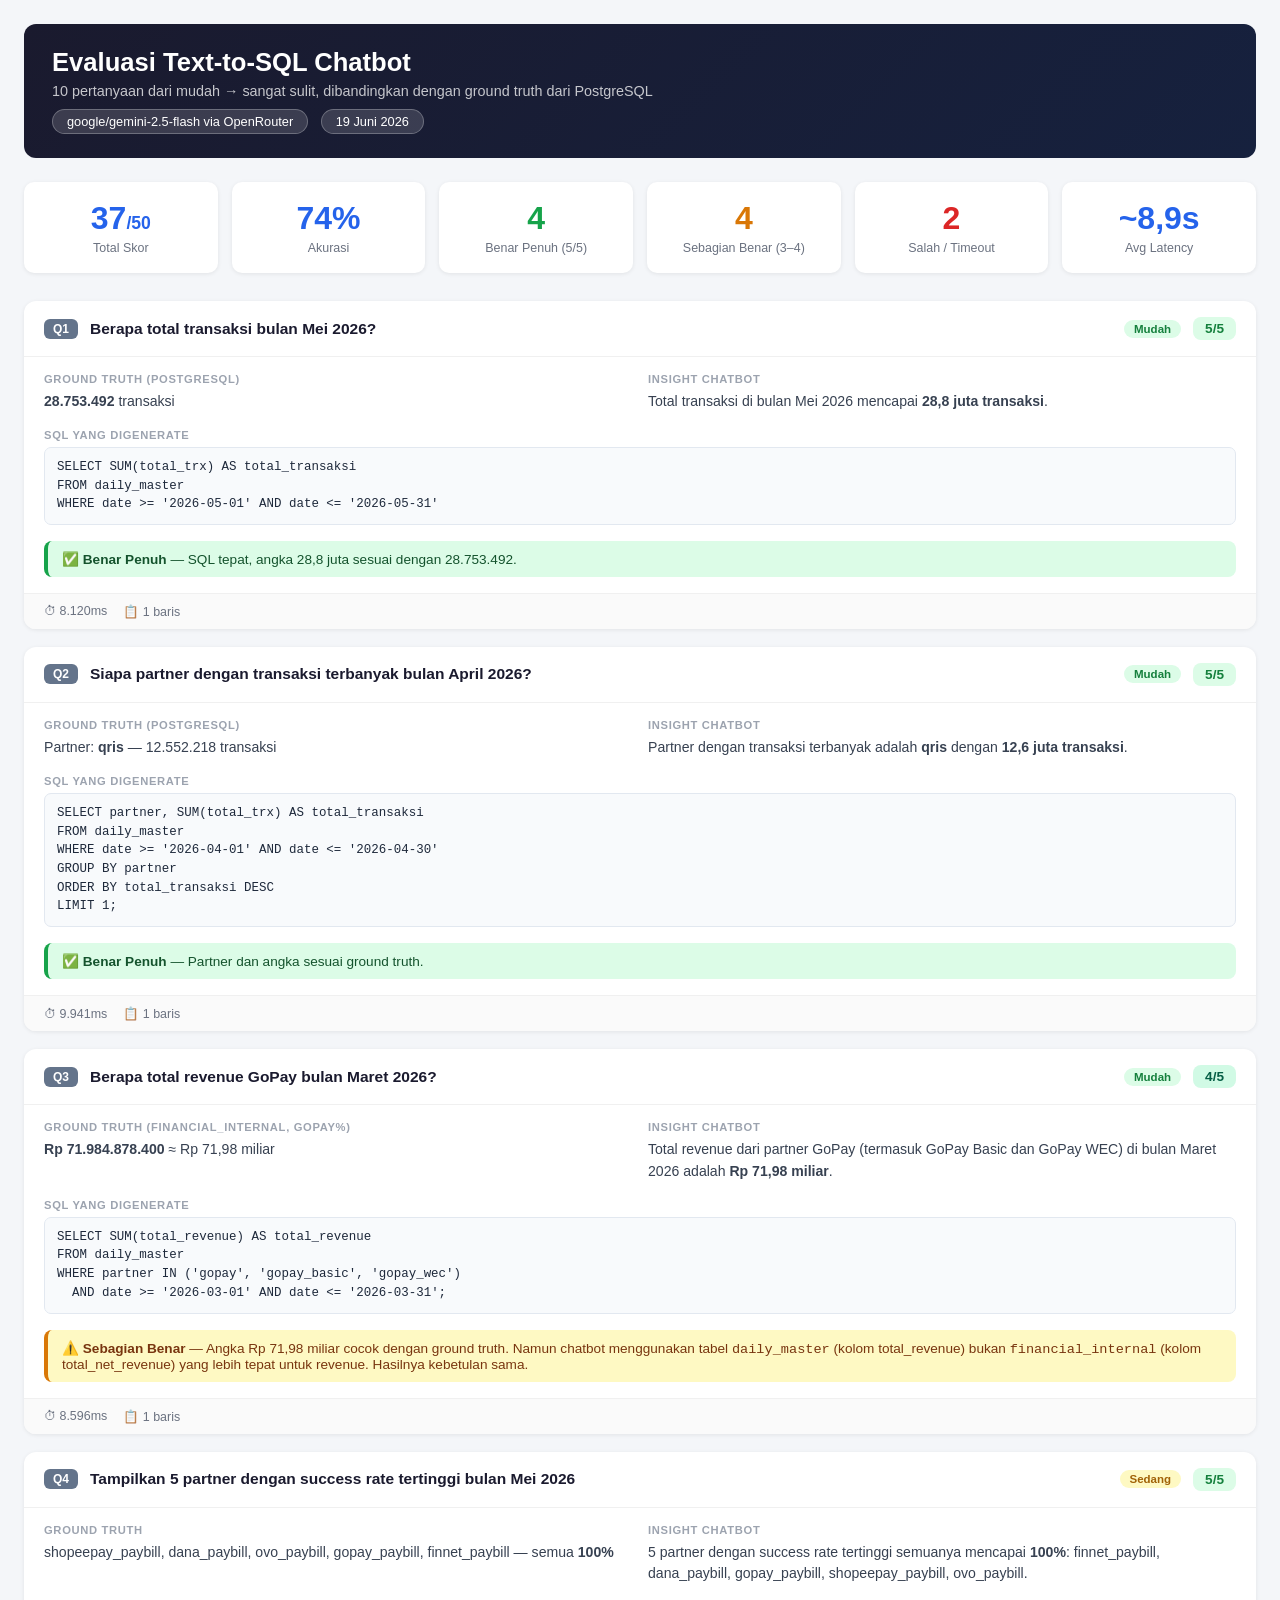
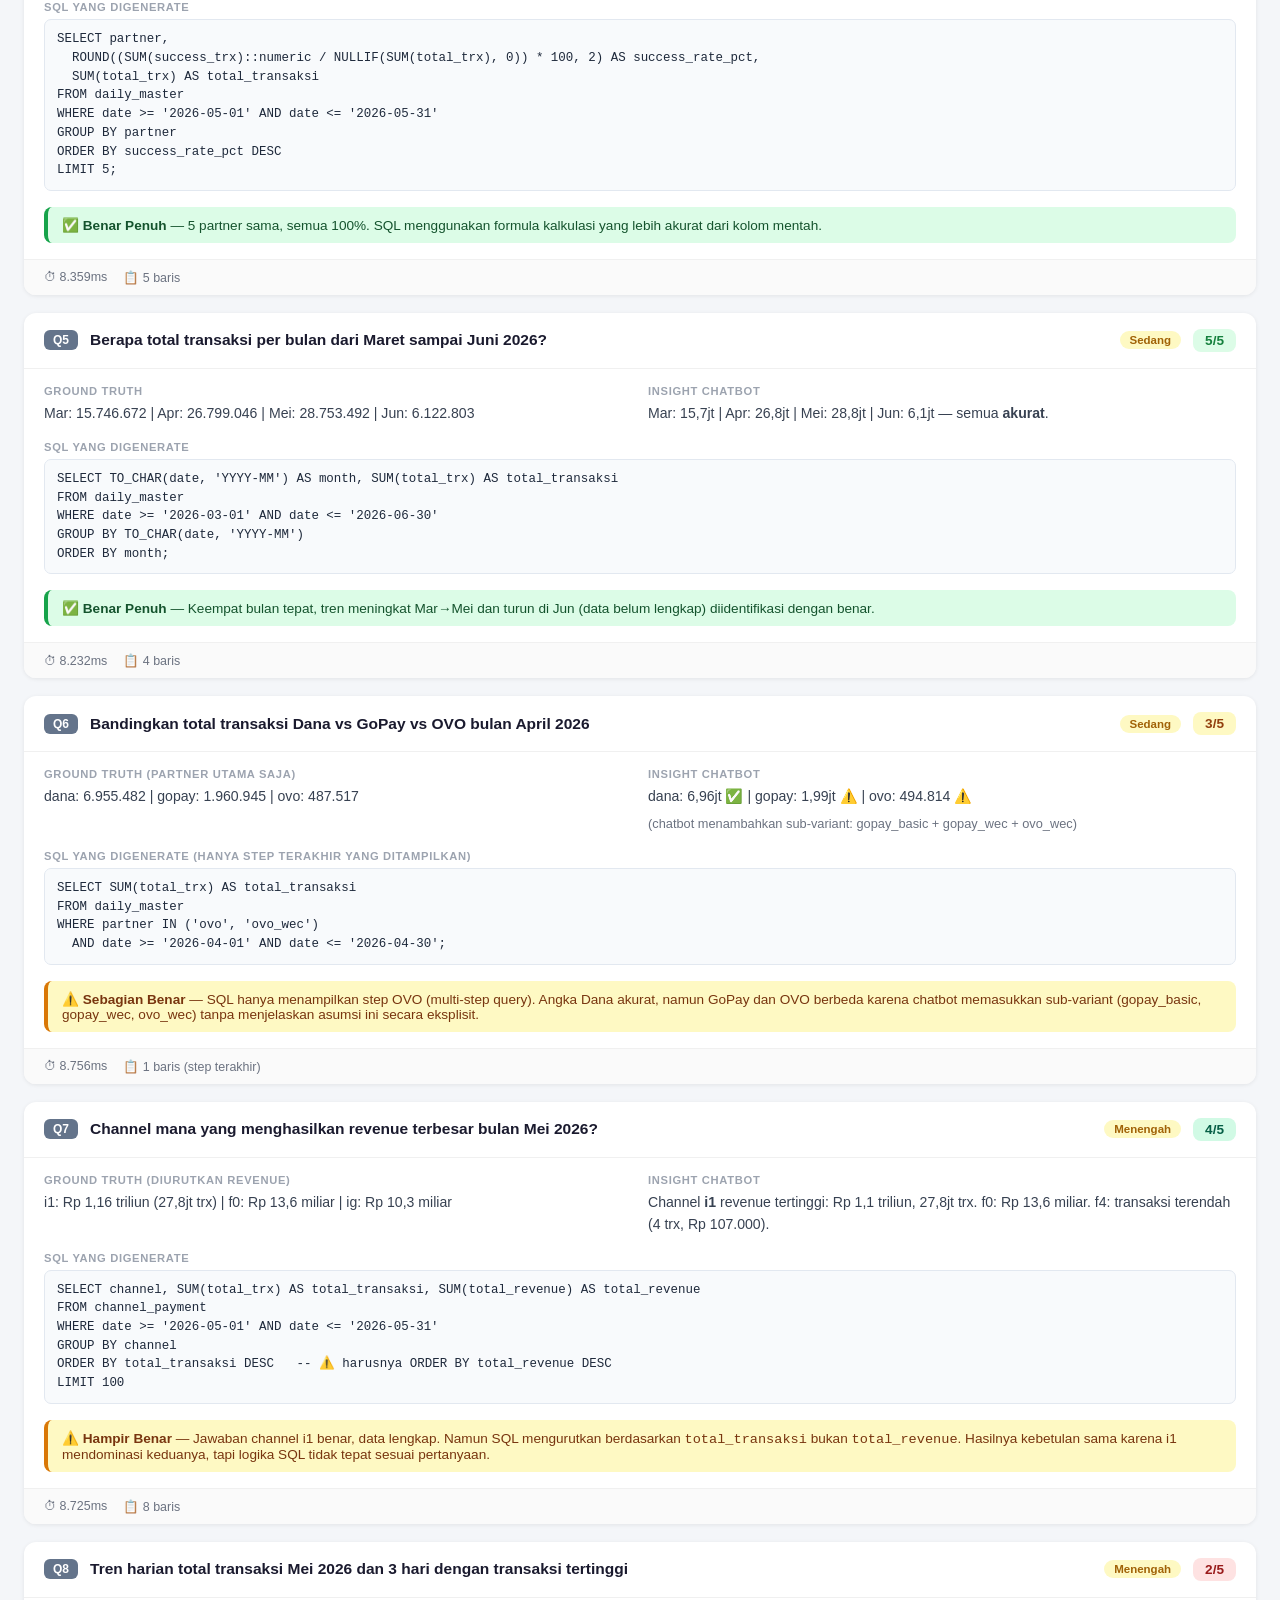
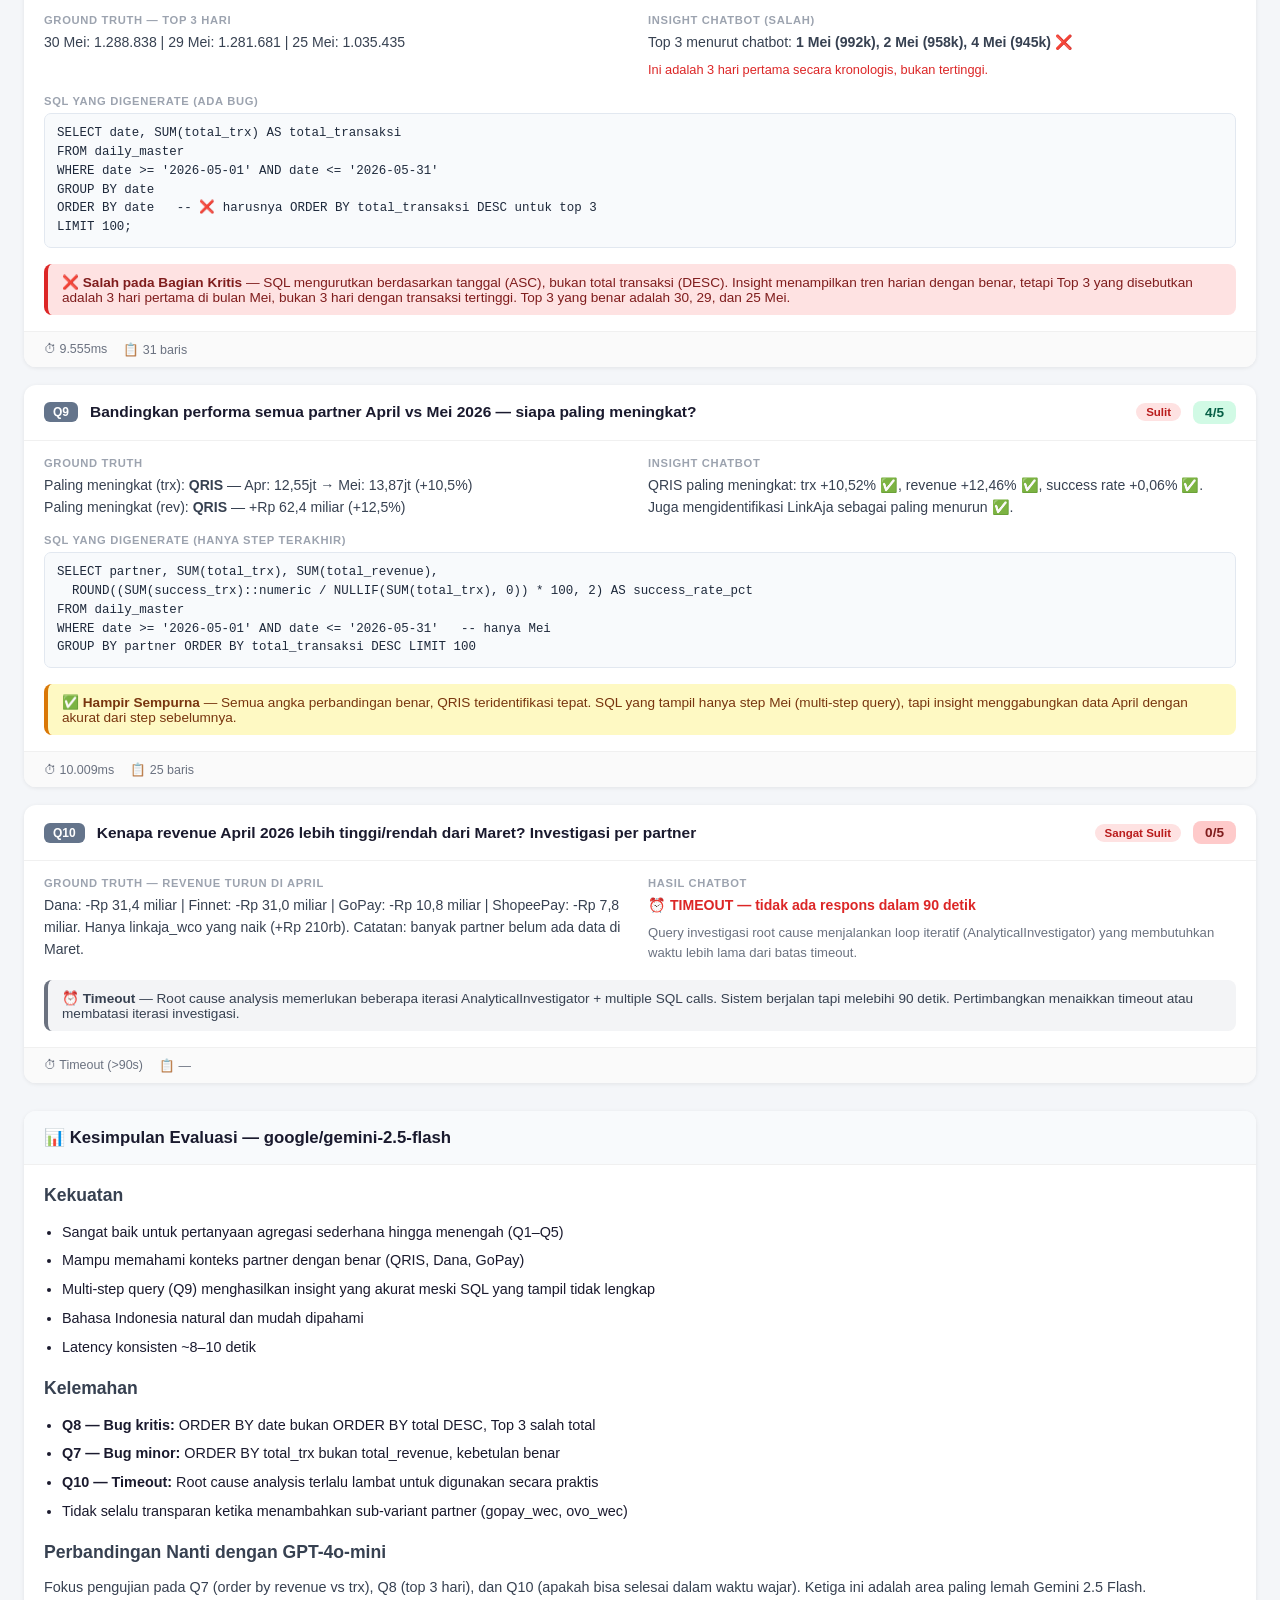
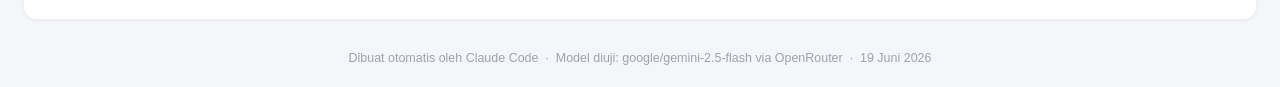
<file: docs/eval_gemini_2_5_flash.html>
<!DOCTYPE html>
<html lang="id">
<head>
<meta charset="UTF-8">
<meta name="viewport" content="width=device-width, initial-scale=1.0">
<title>Evaluasi Model — google/gemini-2.5-flash</title>
<style>
  * { box-sizing: border-box; margin: 0; padding: 0; }
  body { font-family: -apple-system, BlinkMacSystemFont, 'Segoe UI', sans-serif; background: #f4f6f9; color: #1a1a2e; padding: 24px; }
  h1 { font-size: 1.6rem; font-weight: 700; }
  h2 { font-size: 1.1rem; font-weight: 600; margin-bottom: 12px; color: #374151; }
  .header { background: linear-gradient(135deg, #1a1a2e, #16213e); color: white; border-radius: 12px; padding: 24px 28px; margin-bottom: 24px; }
  .header p { margin-top: 6px; opacity: 0.75; font-size: 0.9rem; }
  .model-badge { display: inline-block; background: rgba(255,255,255,0.15); border: 1px solid rgba(255,255,255,0.25); border-radius: 20px; padding: 4px 14px; font-size: 0.8rem; margin-top: 10px; }

  .summary-grid { display: grid; grid-template-columns: repeat(auto-fit, minmax(140px, 1fr)); gap: 14px; margin-bottom: 28px; }
  .stat { background: white; border-radius: 10px; padding: 18px; text-align: center; box-shadow: 0 1px 4px rgba(0,0,0,0.08); }
  .stat .val { font-size: 2rem; font-weight: 700; }
  .stat .lbl { font-size: 0.78rem; color: #6b7280; margin-top: 4px; }
  .stat.green .val { color: #16a34a; }
  .stat.yellow .val { color: #d97706; }
  .stat.red .val { color: #dc2626; }
  .stat.blue .val { color: #2563eb; }

  .card { background: white; border-radius: 12px; box-shadow: 0 1px 4px rgba(0,0,0,0.08); margin-bottom: 18px; overflow: hidden; }
  .card-header { display: flex; align-items: center; gap: 12px; padding: 16px 20px; border-bottom: 1px solid #f0f0f0; }
  .q-num { font-size: 0.75rem; font-weight: 700; color: white; background: #64748b; border-radius: 6px; padding: 3px 9px; white-space: nowrap; }
  .q-text { font-weight: 600; font-size: 0.97rem; flex: 1; }
  .badge { font-size: 0.72rem; font-weight: 600; border-radius: 20px; padding: 3px 10px; white-space: nowrap; }
  .badge-easy   { background: #dcfce7; color: #15803d; }
  .badge-medium { background: #fef9c3; color: #a16207; }
  .badge-hard   { background: #fee2e2; color: #b91c1c; }
  .score-badge  { font-size: 0.85rem; font-weight: 700; border-radius: 8px; padding: 4px 12px; white-space: nowrap; }
  .score-5 { background: #dcfce7; color: #15803d; }
  .score-4 { background: #d1fae5; color: #065f46; }
  .score-3 { background: #fef9c3; color: #92400e; }
  .score-2 { background: #fee2e2; color: #991b1b; }
  .score-1, .score-0 { background: #fecaca; color: #7f1d1d; }

  .card-body { padding: 16px 20px; display: grid; grid-template-columns: 1fr 1fr; gap: 16px; }
  @media (max-width: 720px) { .card-body { grid-template-columns: 1fr; } }

  .section label { display: block; font-size: 0.7rem; font-weight: 700; text-transform: uppercase; letter-spacing: 0.06em; color: #9ca3af; margin-bottom: 6px; }
  .section p { font-size: 0.88rem; line-height: 1.55; color: #374151; }
  pre { background: #f8fafc; border: 1px solid #e2e8f0; border-radius: 7px; padding: 10px 12px; font-size: 0.78rem; overflow-x: auto; white-space: pre-wrap; color: #1e293b; line-height: 1.5; }
  .verdict { margin: 0 20px 16px; padding: 10px 14px; border-radius: 8px; font-size: 0.85rem; }
  .verdict.benar    { background: #dcfce7; border-left: 4px solid #16a34a; color: #14532d; }
  .verdict.sebagian { background: #fef9c3; border-left: 4px solid #d97706; color: #78350f; }
  .verdict.salah    { background: #fee2e2; border-left: 4px solid #dc2626; color: #7f1d1d; }
  .verdict.timeout  { background: #f3f4f6; border-left: 4px solid #6b7280; color: #374151; }
  .verdict strong { font-weight: 700; }

  .meta-row { display: flex; gap: 16px; padding: 10px 20px; border-top: 1px solid #f0f0f0; background: #fafafa; font-size: 0.78rem; color: #6b7280; }
  .meta-row span { display: flex; align-items: center; gap: 4px; }

  footer { text-align: center; font-size: 0.78rem; color: #9ca3af; margin-top: 32px; }
</style>
</head>
<body>

<div class="header">
  <h1>Evaluasi Text-to-SQL Chatbot</h1>
  <p>10 pertanyaan dari mudah → sangat sulit, dibandingkan dengan ground truth dari PostgreSQL</p>
  <div class="model-badge">google/gemini-2.5-flash via OpenRouter</div>
  <div class="model-badge" style="margin-left:8px;">19 Juni 2026</div>
</div>

<!-- SUMMARY -->
<div class="summary-grid">
  <div class="stat blue"><div class="val">37<span style="font-size:1.1rem">/50</span></div><div class="lbl">Total Skor</div></div>
  <div class="stat blue"><div class="val">74%</div><div class="lbl">Akurasi</div></div>
  <div class="stat green"><div class="val">4</div><div class="lbl">Benar Penuh (5/5)</div></div>
  <div class="stat yellow"><div class="val">4</div><div class="lbl">Sebagian Benar (3–4)</div></div>
  <div class="stat red"><div class="val">2</div><div class="lbl">Salah / Timeout</div></div>
  <div class="stat blue"><div class="val">~8,9s</div><div class="lbl">Avg Latency</div></div>
</div>

<!-- Q1 -->
<div class="card">
  <div class="card-header">
    <span class="q-num">Q1</span>
    <span class="q-text">Berapa total transaksi bulan Mei 2026?</span>
    <span class="badge badge-easy">Mudah</span>
    <span class="score-badge score-5">5/5</span>
  </div>
  <div class="card-body">
    <div class="section">
      <label>Ground Truth (PostgreSQL)</label>
      <p><strong>28.753.492</strong> transaksi</p>
    </div>
    <div class="section">
      <label>Insight Chatbot</label>
      <p>Total transaksi di bulan Mei 2026 mencapai <strong>28,8 juta transaksi</strong>.</p>
    </div>
    <div class="section" style="grid-column: 1/-1">
      <label>SQL yang Digenerate</label>
      <pre>SELECT SUM(total_trx) AS total_transaksi
FROM daily_master
WHERE date >= '2026-05-01' AND date <= '2026-05-31'</pre>
    </div>
  </div>
  <div class="verdict benar"><strong>✅ Benar Penuh</strong> — SQL tepat, angka 28,8 juta sesuai dengan 28.753.492.</div>
  <div class="meta-row"><span>⏱ 8.120ms</span><span>📋 1 baris</span></div>
</div>

<!-- Q2 -->
<div class="card">
  <div class="card-header">
    <span class="q-num">Q2</span>
    <span class="q-text">Siapa partner dengan transaksi terbanyak bulan April 2026?</span>
    <span class="badge badge-easy">Mudah</span>
    <span class="score-badge score-5">5/5</span>
  </div>
  <div class="card-body">
    <div class="section">
      <label>Ground Truth (PostgreSQL)</label>
      <p>Partner: <strong>qris</strong> — 12.552.218 transaksi</p>
    </div>
    <div class="section">
      <label>Insight Chatbot</label>
      <p>Partner dengan transaksi terbanyak adalah <strong>qris</strong> dengan <strong>12,6 juta transaksi</strong>.</p>
    </div>
    <div class="section" style="grid-column: 1/-1">
      <label>SQL yang Digenerate</label>
      <pre>SELECT partner, SUM(total_trx) AS total_transaksi
FROM daily_master
WHERE date >= '2026-04-01' AND date <= '2026-04-30'
GROUP BY partner
ORDER BY total_transaksi DESC
LIMIT 1;</pre>
    </div>
  </div>
  <div class="verdict benar"><strong>✅ Benar Penuh</strong> — Partner dan angka sesuai ground truth.</div>
  <div class="meta-row"><span>⏱ 9.941ms</span><span>📋 1 baris</span></div>
</div>

<!-- Q3 -->
<div class="card">
  <div class="card-header">
    <span class="q-num">Q3</span>
    <span class="q-text">Berapa total revenue GoPay bulan Maret 2026?</span>
    <span class="badge badge-easy">Mudah</span>
    <span class="score-badge score-4">4/5</span>
  </div>
  <div class="card-body">
    <div class="section">
      <label>Ground Truth (financial_internal, gopay%)</label>
      <p><strong>Rp 71.984.878.400</strong> ≈ Rp 71,98 miliar</p>
    </div>
    <div class="section">
      <label>Insight Chatbot</label>
      <p>Total revenue dari partner GoPay (termasuk GoPay Basic dan GoPay WEC) di bulan Maret 2026 adalah <strong>Rp 71,98 miliar</strong>.</p>
    </div>
    <div class="section" style="grid-column: 1/-1">
      <label>SQL yang Digenerate</label>
      <pre>SELECT SUM(total_revenue) AS total_revenue
FROM daily_master
WHERE partner IN ('gopay', 'gopay_basic', 'gopay_wec')
  AND date >= '2026-03-01' AND date <= '2026-03-31';</pre>
    </div>
  </div>
  <div class="verdict sebagian"><strong>⚠️ Sebagian Benar</strong> — Angka Rp 71,98 miliar cocok dengan ground truth. Namun chatbot menggunakan tabel <code>daily_master</code> (kolom total_revenue) bukan <code>financial_internal</code> (kolom total_net_revenue) yang lebih tepat untuk revenue. Hasilnya kebetulan sama.</div>
  <div class="meta-row"><span>⏱ 8.596ms</span><span>📋 1 baris</span></div>
</div>

<!-- Q4 -->
<div class="card">
  <div class="card-header">
    <span class="q-num">Q4</span>
    <span class="q-text">Tampilkan 5 partner dengan success rate tertinggi bulan Mei 2026</span>
    <span class="badge badge-medium">Sedang</span>
    <span class="score-badge score-5">5/5</span>
  </div>
  <div class="card-body">
    <div class="section">
      <label>Ground Truth</label>
      <p>shopeepay_paybill, dana_paybill, ovo_paybill, gopay_paybill, finnet_paybill — semua <strong>100%</strong></p>
    </div>
    <div class="section">
      <label>Insight Chatbot</label>
      <p>5 partner dengan success rate tertinggi semuanya mencapai <strong>100%</strong>: finnet_paybill, dana_paybill, gopay_paybill, shopeepay_paybill, ovo_paybill.</p>
    </div>
    <div class="section" style="grid-column: 1/-1">
      <label>SQL yang Digenerate</label>
      <pre>SELECT partner,
  ROUND((SUM(success_trx)::numeric / NULLIF(SUM(total_trx), 0)) * 100, 2) AS success_rate_pct,
  SUM(total_trx) AS total_transaksi
FROM daily_master
WHERE date >= '2026-05-01' AND date <= '2026-05-31'
GROUP BY partner
ORDER BY success_rate_pct DESC
LIMIT 5;</pre>
    </div>
  </div>
  <div class="verdict benar"><strong>✅ Benar Penuh</strong> — 5 partner sama, semua 100%. SQL menggunakan formula kalkulasi yang lebih akurat dari kolom mentah.</div>
  <div class="meta-row"><span>⏱ 8.359ms</span><span>📋 5 baris</span></div>
</div>

<!-- Q5 -->
<div class="card">
  <div class="card-header">
    <span class="q-num">Q5</span>
    <span class="q-text">Berapa total transaksi per bulan dari Maret sampai Juni 2026?</span>
    <span class="badge badge-medium">Sedang</span>
    <span class="score-badge score-5">5/5</span>
  </div>
  <div class="card-body">
    <div class="section">
      <label>Ground Truth</label>
      <p>Mar: 15.746.672 | Apr: 26.799.046 | Mei: 28.753.492 | Jun: 6.122.803</p>
    </div>
    <div class="section">
      <label>Insight Chatbot</label>
      <p>Mar: 15,7jt | Apr: 26,8jt | Mei: 28,8jt | Jun: 6,1jt — semua <strong>akurat</strong>.</p>
    </div>
    <div class="section" style="grid-column: 1/-1">
      <label>SQL yang Digenerate</label>
      <pre>SELECT TO_CHAR(date, 'YYYY-MM') AS month, SUM(total_trx) AS total_transaksi
FROM daily_master
WHERE date >= '2026-03-01' AND date <= '2026-06-30'
GROUP BY TO_CHAR(date, 'YYYY-MM')
ORDER BY month;</pre>
    </div>
  </div>
  <div class="verdict benar"><strong>✅ Benar Penuh</strong> — Keempat bulan tepat, tren meningkat Mar→Mei dan turun di Jun (data belum lengkap) diidentifikasi dengan benar.</div>
  <div class="meta-row"><span>⏱ 8.232ms</span><span>📋 4 baris</span></div>
</div>

<!-- Q6 -->
<div class="card">
  <div class="card-header">
    <span class="q-num">Q6</span>
    <span class="q-text">Bandingkan total transaksi Dana vs GoPay vs OVO bulan April 2026</span>
    <span class="badge badge-medium">Sedang</span>
    <span class="score-badge score-3">3/5</span>
  </div>
  <div class="card-body">
    <div class="section">
      <label>Ground Truth (partner utama saja)</label>
      <p>dana: 6.955.482 | gopay: 1.960.945 | ovo: 487.517</p>
    </div>
    <div class="section">
      <label>Insight Chatbot</label>
      <p>dana: 6,96jt ✅ | gopay: 1,99jt ⚠️ | ovo: 494.814 ⚠️</p>
      <p style="margin-top:6px;font-size:0.8rem;color:#6b7280">(chatbot menambahkan sub-variant: gopay_basic + gopay_wec + ovo_wec)</p>
    </div>
    <div class="section" style="grid-column: 1/-1">
      <label>SQL yang Digenerate (hanya step terakhir yang ditampilkan)</label>
      <pre>SELECT SUM(total_trx) AS total_transaksi
FROM daily_master
WHERE partner IN ('ovo', 'ovo_wec')
  AND date >= '2026-04-01' AND date <= '2026-04-30';</pre>
    </div>
  </div>
  <div class="verdict sebagian"><strong>⚠️ Sebagian Benar</strong> — SQL hanya menampilkan step OVO (multi-step query). Angka Dana akurat, namun GoPay dan OVO berbeda karena chatbot memasukkan sub-variant (gopay_basic, gopay_wec, ovo_wec) tanpa menjelaskan asumsi ini secara eksplisit.</div>
  <div class="meta-row"><span>⏱ 8.756ms</span><span>📋 1 baris (step terakhir)</span></div>
</div>

<!-- Q7 -->
<div class="card">
  <div class="card-header">
    <span class="q-num">Q7</span>
    <span class="q-text">Channel mana yang menghasilkan revenue terbesar bulan Mei 2026?</span>
    <span class="badge badge-medium">Menengah</span>
    <span class="score-badge score-4">4/5</span>
  </div>
  <div class="card-body">
    <div class="section">
      <label>Ground Truth (diurutkan revenue)</label>
      <p>i1: Rp 1,16 triliun (27,8jt trx) | f0: Rp 13,6 miliar | ig: Rp 10,3 miliar</p>
    </div>
    <div class="section">
      <label>Insight Chatbot</label>
      <p>Channel <strong>i1</strong> revenue tertinggi: Rp 1,1 triliun, 27,8jt trx. f0: Rp 13,6 miliar. f4: transaksi terendah (4 trx, Rp 107.000).</p>
    </div>
    <div class="section" style="grid-column: 1/-1">
      <label>SQL yang Digenerate</label>
      <pre>SELECT channel, SUM(total_trx) AS total_transaksi, SUM(total_revenue) AS total_revenue
FROM channel_payment
WHERE date >= '2026-05-01' AND date <= '2026-05-31'
GROUP BY channel
ORDER BY total_transaksi DESC   -- ⚠️ harusnya ORDER BY total_revenue DESC
LIMIT 100</pre>
    </div>
  </div>
  <div class="verdict sebagian"><strong>⚠️ Hampir Benar</strong> — Jawaban channel i1 benar, data lengkap. Namun SQL mengurutkan berdasarkan <code>total_transaksi</code> bukan <code>total_revenue</code>. Hasilnya kebetulan sama karena i1 mendominasi keduanya, tapi logika SQL tidak tepat sesuai pertanyaan.</div>
  <div class="meta-row"><span>⏱ 8.725ms</span><span>📋 8 baris</span></div>
</div>

<!-- Q8 -->
<div class="card">
  <div class="card-header">
    <span class="q-num">Q8</span>
    <span class="q-text">Tren harian total transaksi Mei 2026 dan 3 hari dengan transaksi tertinggi</span>
    <span class="badge badge-medium">Menengah</span>
    <span class="score-badge score-2">2/5</span>
  </div>
  <div class="card-body">
    <div class="section">
      <label>Ground Truth — Top 3 Hari</label>
      <p>30 Mei: 1.288.838 | 29 Mei: 1.281.681 | 25 Mei: 1.035.435</p>
    </div>
    <div class="section">
      <label>Insight Chatbot (SALAH)</label>
      <p>Top 3 menurut chatbot: <strong>1 Mei (992k), 2 Mei (958k), 4 Mei (945k)</strong> ❌</p>
      <p style="margin-top:6px;font-size:0.8rem;color:#dc2626">Ini adalah 3 hari pertama secara kronologis, bukan tertinggi.</p>
    </div>
    <div class="section" style="grid-column: 1/-1">
      <label>SQL yang Digenerate (ada bug)</label>
      <pre>SELECT date, SUM(total_trx) AS total_transaksi
FROM daily_master
WHERE date >= '2026-05-01' AND date <= '2026-05-31'
GROUP BY date
ORDER BY date   -- ❌ harusnya ORDER BY total_transaksi DESC untuk top 3
LIMIT 100;</pre>
    </div>
  </div>
  <div class="verdict salah"><strong>❌ Salah pada Bagian Kritis</strong> — SQL mengurutkan berdasarkan tanggal (ASC), bukan total transaksi (DESC). Insight menampilkan tren harian dengan benar, tetapi Top 3 yang disebutkan adalah 3 hari pertama di bulan Mei, bukan 3 hari dengan transaksi tertinggi. Top 3 yang benar adalah 30, 29, dan 25 Mei.</div>
  <div class="meta-row"><span>⏱ 9.555ms</span><span>📋 31 baris</span></div>
</div>

<!-- Q9 -->
<div class="card">
  <div class="card-header">
    <span class="q-num">Q9</span>
    <span class="q-text">Bandingkan performa semua partner April vs Mei 2026 — siapa paling meningkat?</span>
    <span class="badge badge-hard">Sulit</span>
    <span class="score-badge score-4">4/5</span>
  </div>
  <div class="card-body">
    <div class="section">
      <label>Ground Truth</label>
      <p>Paling meningkat (trx): <strong>QRIS</strong> — Apr: 12,55jt → Mei: 13,87jt (+10,5%)<br>Paling meningkat (rev): <strong>QRIS</strong> — +Rp 62,4 miliar (+12,5%)</p>
    </div>
    <div class="section">
      <label>Insight Chatbot</label>
      <p>QRIS paling meningkat: trx +10,52% ✅, revenue +12,46% ✅, success rate +0,06% ✅. Juga mengidentifikasi LinkAja sebagai paling menurun ✅.</p>
    </div>
    <div class="section" style="grid-column: 1/-1">
      <label>SQL yang Digenerate (hanya step terakhir)</label>
      <pre>SELECT partner, SUM(total_trx), SUM(total_revenue),
  ROUND((SUM(success_trx)::numeric / NULLIF(SUM(total_trx), 0)) * 100, 2) AS success_rate_pct
FROM daily_master
WHERE date >= '2026-05-01' AND date <= '2026-05-31'   -- hanya Mei
GROUP BY partner ORDER BY total_transaksi DESC LIMIT 100</pre>
    </div>
  </div>
  <div class="verdict sebagian"><strong>✅ Hampir Sempurna</strong> — Semua angka perbandingan benar, QRIS teridentifikasi tepat. SQL yang tampil hanya step Mei (multi-step query), tapi insight menggabungkan data April dengan akurat dari step sebelumnya.</div>
  <div class="meta-row"><span>⏱ 10.009ms</span><span>📋 25 baris</span></div>
</div>

<!-- Q10 -->
<div class="card">
  <div class="card-header">
    <span class="q-num">Q10</span>
    <span class="q-text">Kenapa revenue April 2026 lebih tinggi/rendah dari Maret? Investigasi per partner</span>
    <span class="badge badge-hard">Sangat Sulit</span>
    <span class="score-badge score-0">0/5</span>
  </div>
  <div class="card-body">
    <div class="section">
      <label>Ground Truth — Revenue Turun di April</label>
      <p>Dana: -Rp 31,4 miliar | Finnet: -Rp 31,0 miliar | GoPay: -Rp 10,8 miliar | ShopeePay: -Rp 7,8 miliar. Hanya linkaja_wco yang naik (+Rp 210rb). Catatan: banyak partner belum ada data di Maret.</p>
    </div>
    <div class="section">
      <label>Hasil Chatbot</label>
      <p style="color:#dc2626;font-weight:600">⏰ TIMEOUT — tidak ada respons dalam 90 detik</p>
      <p style="margin-top:6px;font-size:0.82rem;color:#6b7280">Query investigasi root cause menjalankan loop iteratif (AnalyticalInvestigator) yang membutuhkan waktu lebih lama dari batas timeout.</p>
    </div>
  </div>
  <div class="verdict timeout"><strong>⏰ Timeout</strong> — Root cause analysis memerlukan beberapa iterasi AnalyticalInvestigator + multiple SQL calls. Sistem berjalan tapi melebihi 90 detik. Pertimbangkan menaikkan timeout atau membatasi iterasi investigasi.</div>
  <div class="meta-row"><span>⏱ Timeout (>90s)</span><span>📋 —</span></div>
</div>

<!-- KESIMPULAN -->
<div class="card" style="margin-top:28px;">
  <div class="card-header" style="background:#f8fafc;">
    <span class="q-text" style="font-size:1.05rem;">📊 Kesimpulan Evaluasi — google/gemini-2.5-flash</span>
  </div>
  <div style="padding:20px;">
    <h2>Kekuatan</h2>
    <ul style="margin-left:18px;margin-bottom:16px;font-size:0.9rem;line-height:2;">
      <li>Sangat baik untuk pertanyaan agregasi sederhana hingga menengah (Q1–Q5)</li>
      <li>Mampu memahami konteks partner dengan benar (QRIS, Dana, GoPay)</li>
      <li>Multi-step query (Q9) menghasilkan insight yang akurat meski SQL yang tampil tidak lengkap</li>
      <li>Bahasa Indonesia natural dan mudah dipahami</li>
      <li>Latency konsisten ~8–10 detik</li>
    </ul>

    <h2>Kelemahan</h2>
    <ul style="margin-left:18px;margin-bottom:16px;font-size:0.9rem;line-height:2;">
      <li><strong>Q8 — Bug kritis:</strong> ORDER BY date bukan ORDER BY total DESC, Top 3 salah total</li>
      <li><strong>Q7 — Bug minor:</strong> ORDER BY total_trx bukan total_revenue, kebetulan benar</li>
      <li><strong>Q10 — Timeout:</strong> Root cause analysis terlalu lambat untuk digunakan secara praktis</li>
      <li>Tidak selalu transparan ketika menambahkan sub-variant partner (gopay_wec, ovo_wec)</li>
    </ul>

    <h2>Perbandingan Nanti dengan GPT-4o-mini</h2>
    <p style="font-size:0.9rem;line-height:1.7;color:#374151;">Fokus pengujian pada Q7 (order by revenue vs trx), Q8 (top 3 hari), dan Q10 (apakah bisa selesai dalam waktu wajar). Ketiga ini adalah area paling lemah Gemini 2.5 Flash.</p>
  </div>
</div>

<footer>
  Dibuat otomatis oleh Claude Code &nbsp;·&nbsp; Model diuji: google/gemini-2.5-flash via OpenRouter &nbsp;·&nbsp; 19 Juni 2026
</footer>

</body>
</html>
</file>
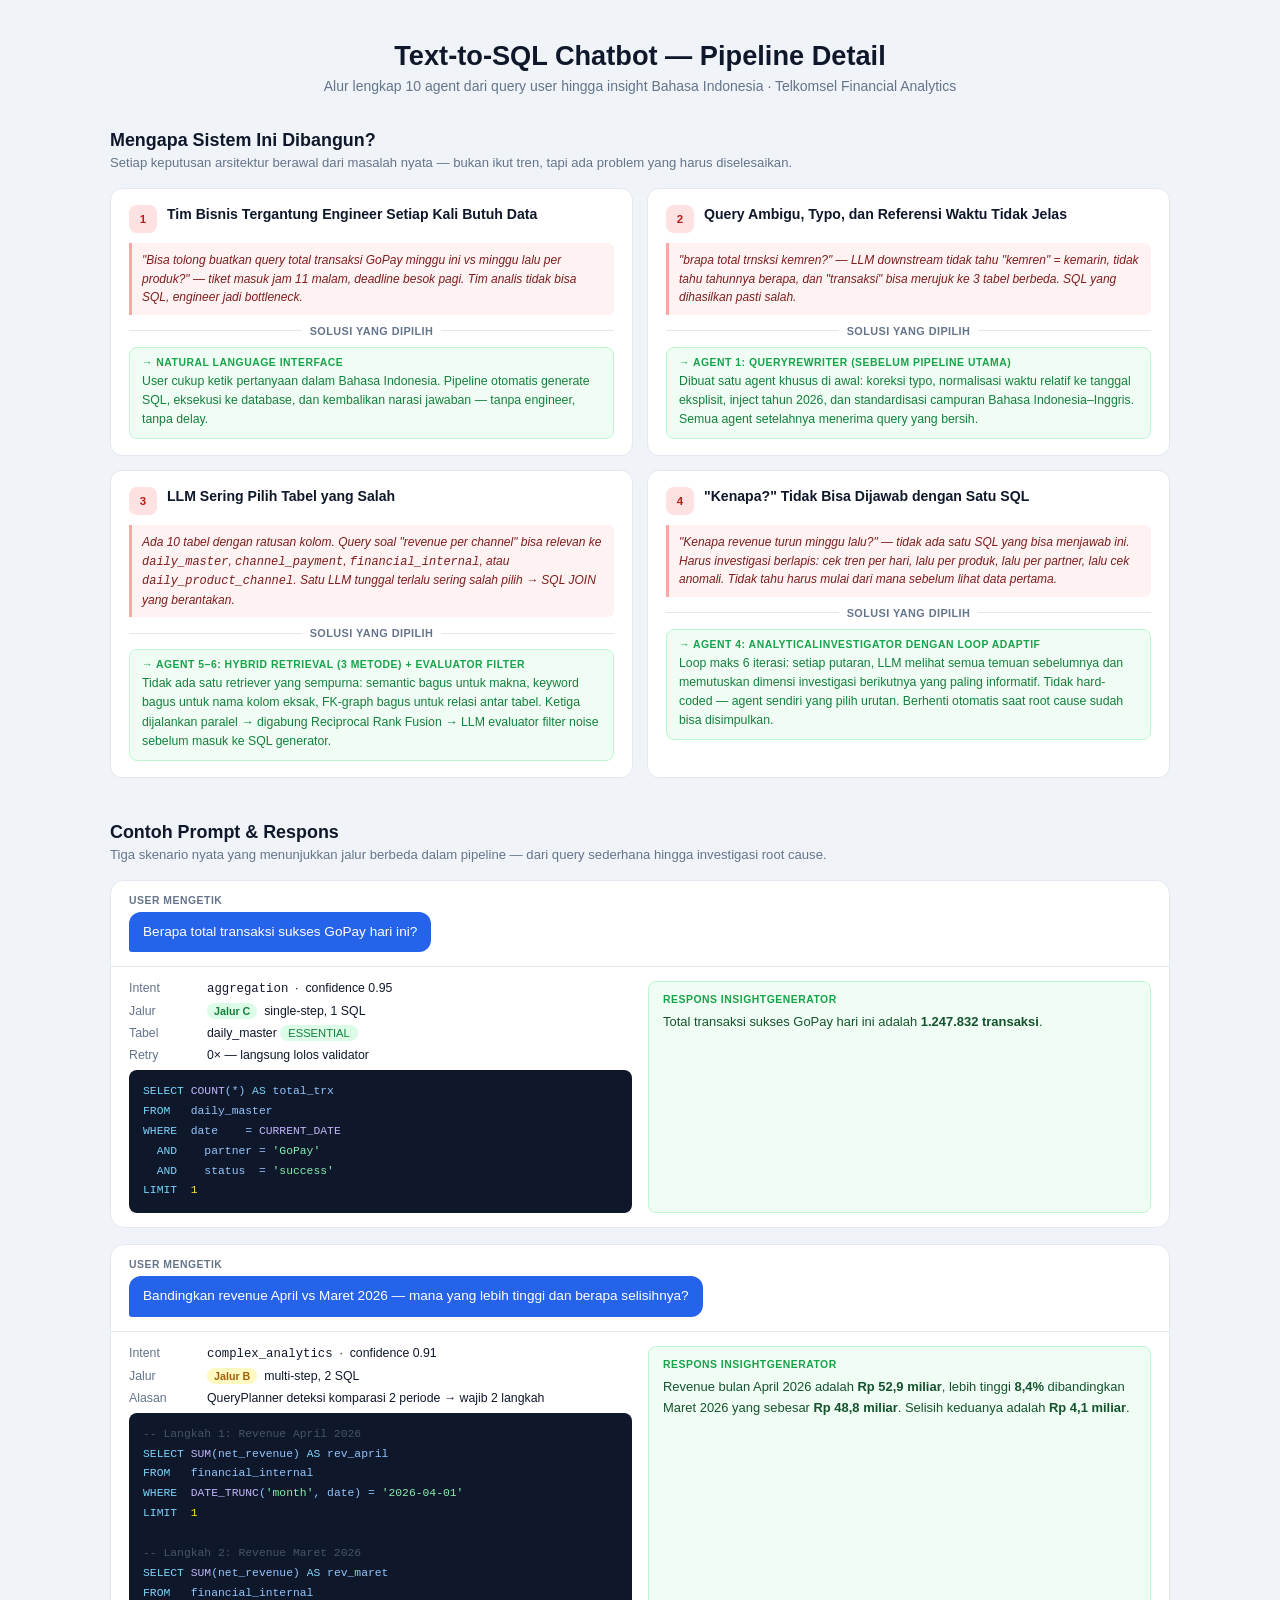
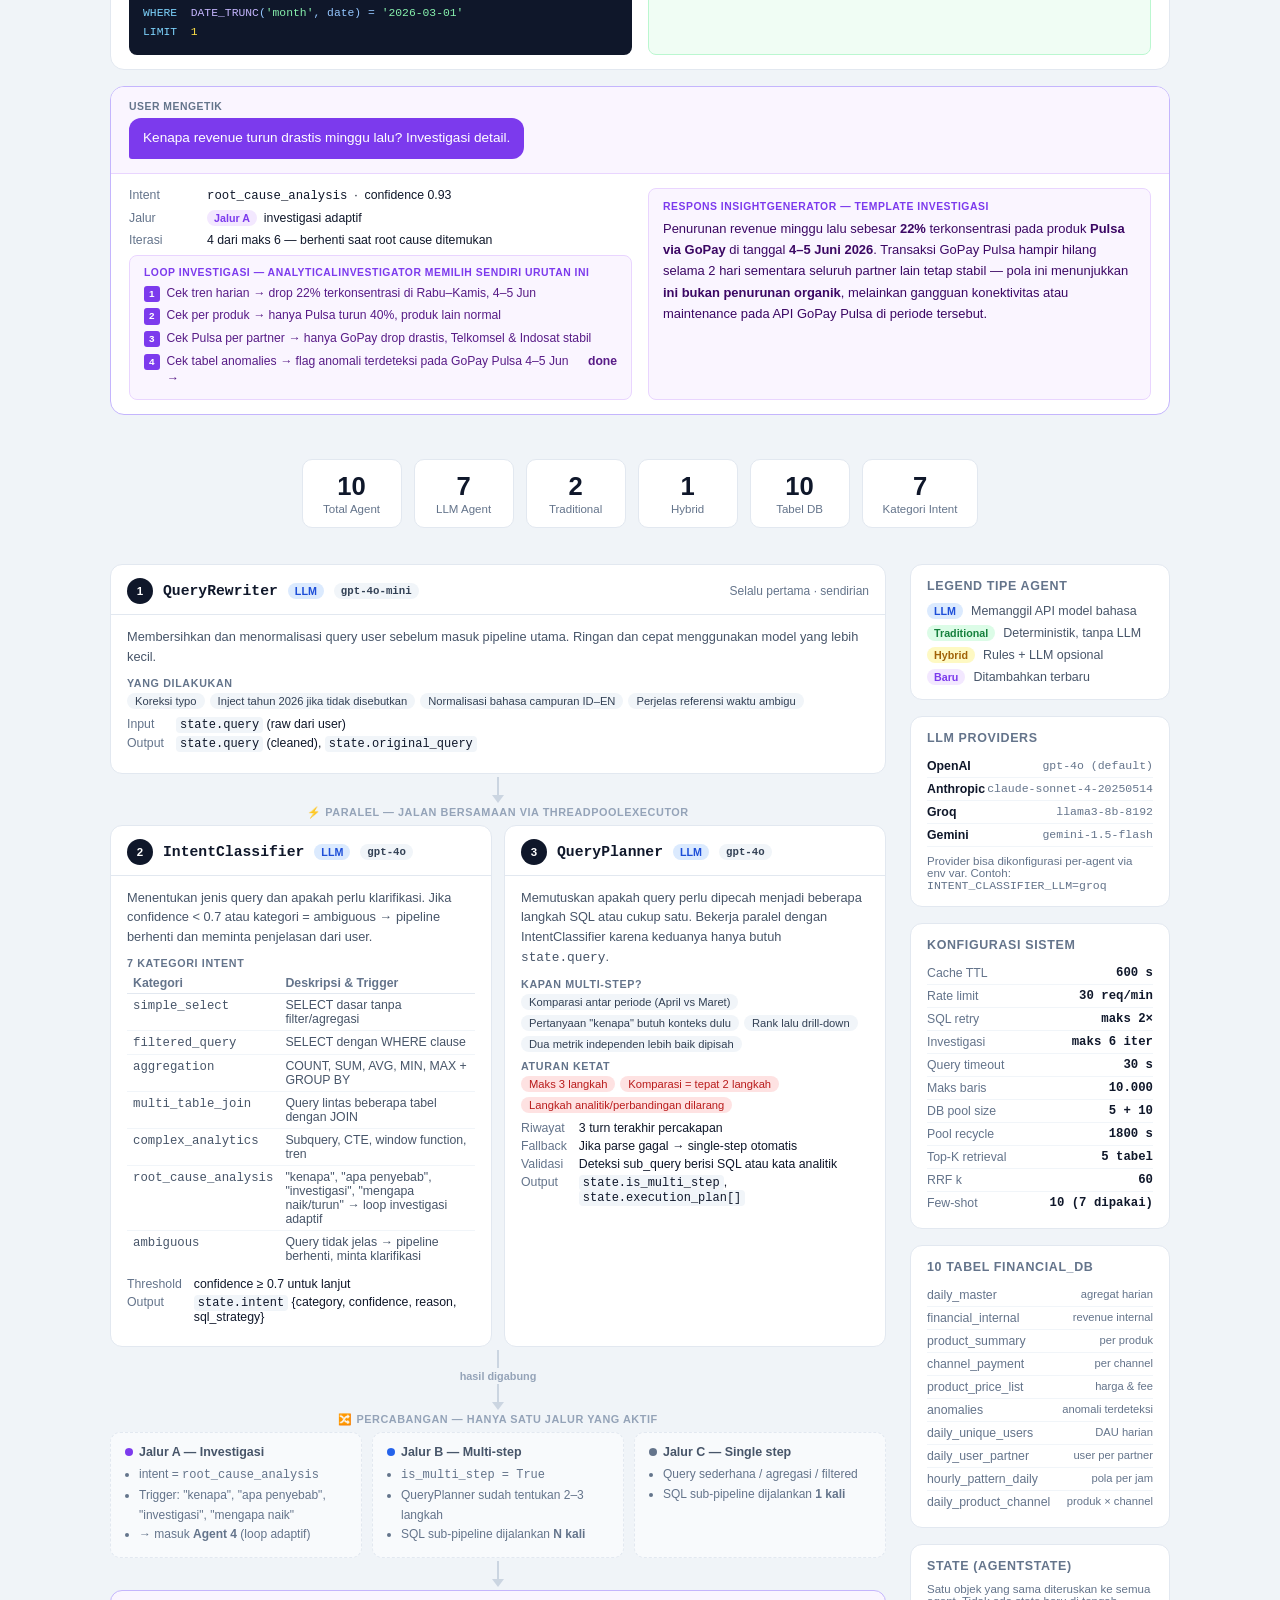
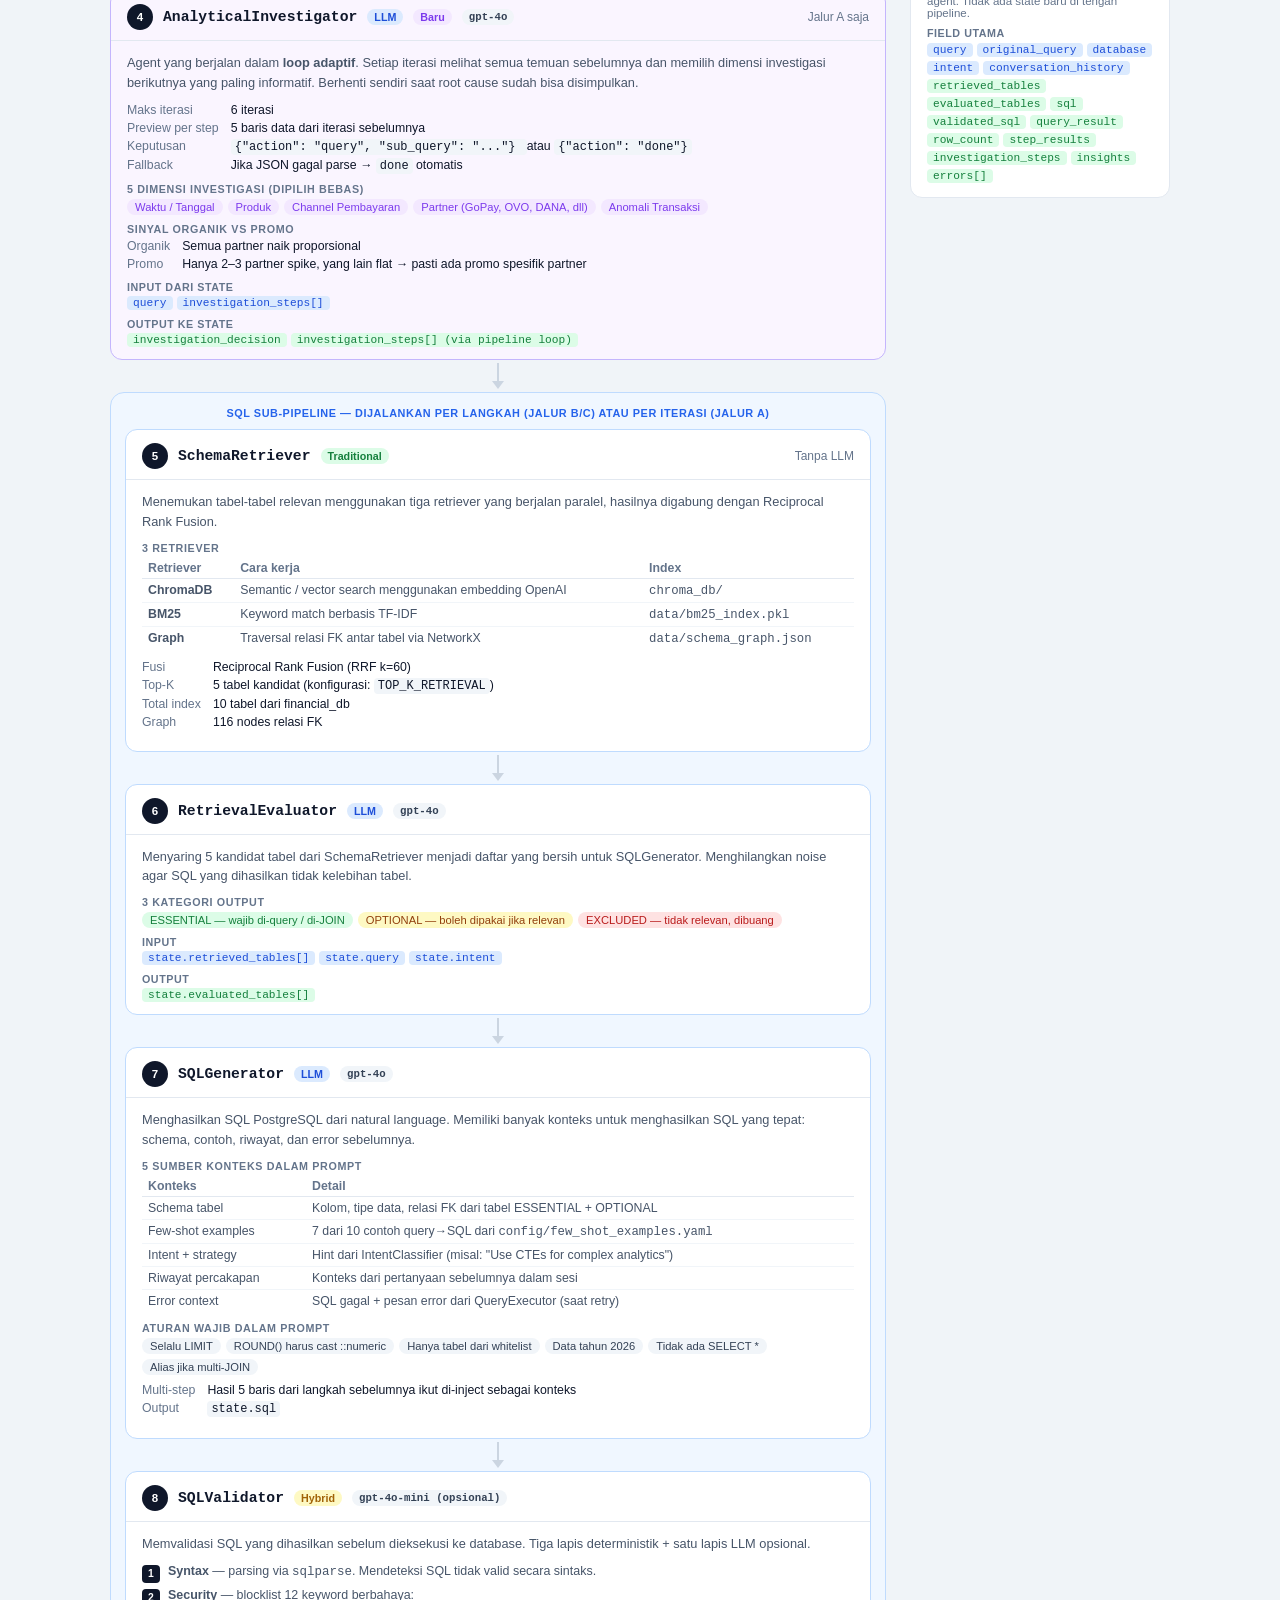
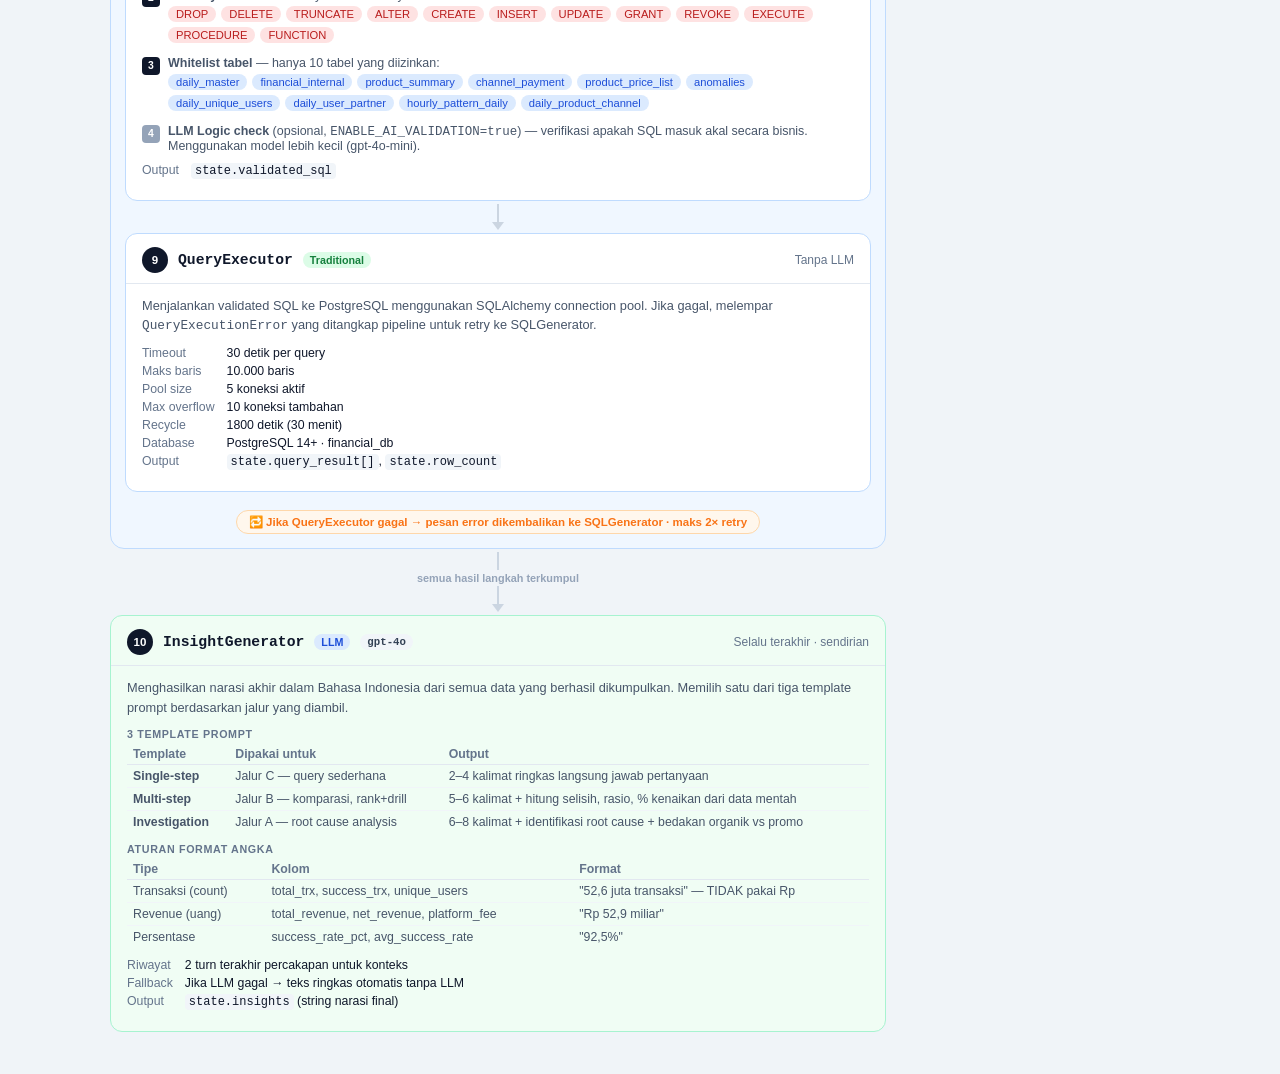
<file: docs/pipeline-overview.html>
<!DOCTYPE html>
<html lang="id">
<head>
  <meta charset="UTF-8" />
  <meta name="viewport" content="width=device-width, initial-scale=1.0" />
  <title>Pipeline Overview — Text-to-SQL Chatbot</title>
  <style>
    *, *::before, *::after { box-sizing: border-box; margin: 0; padding: 0; }

    :root {
      --llm:    #dbeafe; --llm-t:    #1d4ed8; --llm-b:    #93c5fd;
      --trad:   #dcfce7; --trad-t:   #15803d; --trad-b:   #86efac;
      --hybrid: #fef9c3; --hybrid-t: #a16207; --hybrid-b: #fde047;
      --new:    #f3e8ff; --new-t:    #7c3aed; --new-b:    #c4b5fd;
      --bg: #f0f4f8;
      --card: #ffffff;
      --border: #e2e8f0;
      --text: #0f172a;
      --muted: #64748b;
      --subtle: #475569;
    }

    body {
      font-family: -apple-system, BlinkMacSystemFont, 'Segoe UI', sans-serif;
      background: var(--bg);
      color: var(--text);
      padding: 40px 20px 60px;
    }

    /* ─── Header ─── */
    .page-header {
      text-align: center;
      margin-bottom: 36px;
    }
    .page-header h1 { font-size: 1.7rem; font-weight: 800; }
    .page-header p  { font-size: 0.875rem; color: var(--muted); margin-top: 6px; }

    /* ─── Stats bar ─── */
    .stats {
      display: flex;
      gap: 12px;
      justify-content: center;
      flex-wrap: wrap;
      margin-bottom: 36px;
    }
    .stat {
      background: var(--card);
      border: 1.5px solid var(--border);
      border-radius: 10px;
      padding: 12px 20px;
      text-align: center;
      min-width: 100px;
    }
    .stat-n { font-size: 1.6rem; font-weight: 800; color: var(--text); }
    .stat-l { font-size: 0.72rem; color: var(--muted); margin-top: 2px; }

    /* ─── Main layout ─── */
    .layout {
      max-width: 1060px;
      margin: 0 auto;
      display: grid;
      grid-template-columns: 1fr 260px;
      gap: 24px;
      align-items: start;
    }

    /* ─── Flow column ─── */
    .flow {
      display: flex;
      flex-direction: column;
      align-items: center;
      gap: 0;
    }

    /* ─── Connector ─── */
    .conn {
      display: flex;
      flex-direction: column;
      align-items: center;
      padding: 3px 0;
    }
    .conn-line  { width: 2px; height: 18px; background: #cbd5e1; }
    .conn-arrow { width:0; height:0; border-left:6px solid transparent; border-right:6px solid transparent; border-top:8px solid #cbd5e1; }
    .conn-tag   { font-size: 0.68rem; color: #94a3b8; font-weight: 600; margin: 2px 0; }

    /* ─── Agent card ─── */
    .agent {
      width: 100%;
      background: var(--card);
      border: 1.5px solid var(--border);
      border-radius: 12px;
      overflow: hidden;
    }
    .agent:hover { box-shadow: 0 4px 18px rgba(0,0,0,0.07); }

    .agent-head {
      display: flex;
      align-items: center;
      gap: 10px;
      padding: 13px 16px 10px;
      border-bottom: 1px solid var(--border);
    }
    .agent-num {
      width: 26px; height: 26px; border-radius: 50%;
      background: var(--text); color: #fff;
      font-size: 0.72rem; font-weight: 800;
      display: flex; align-items: center; justify-content: center;
      flex-shrink: 0;
    }
    .agent-name {
      font-family: 'SF Mono','Fira Code',monospace;
      font-size: 0.92rem; font-weight: 700;
    }
    .agent-role { font-size: 0.75rem; color: var(--muted); margin-left: auto; }

    .badge {
      font-size: 0.67rem; font-weight: 700;
      padding: 2px 7px; border-radius: 999px;
    }
    .b-llm    { background: var(--llm);    color: var(--llm-t); }
    .b-trad   { background: var(--trad);   color: var(--trad-t); }
    .b-hybrid { background: var(--hybrid); color: var(--hybrid-t); }
    .b-new    { background: var(--new);    color: var(--new-t); }
    .b-model  { background: #f1f5f9; color: #334155; font-family: monospace; }

    .agent-body { padding: 12px 16px; }

    /* desc paragraph */
    .desc {
      font-size: 0.8rem; color: var(--subtle); line-height: 1.55;
      margin-bottom: 10px;
    }
    .desc:last-child { margin-bottom: 0; }

    /* kv rows */
    .kv-grid {
      display: grid;
      grid-template-columns: auto 1fr;
      gap: 4px 12px;
      font-size: 0.77rem;
      margin-bottom: 10px;
    }
    .kv-k { color: var(--muted); white-space: nowrap; }
    .kv-v { color: var(--text); font-weight: 500; }
    .kv-v code { font-family: monospace; font-size: 0.75rem; background: #f1f5f9; padding: 1px 4px; border-radius: 4px; }

    /* pill list */
    .pills { display: flex; flex-wrap: wrap; gap: 5px; margin-bottom: 8px; }
    .pill {
      font-size: 0.7rem; padding: 2px 8px; border-radius: 999px;
      background: #f1f5f9; color: #334155; font-weight: 500;
    }
    .pill-green  { background: #dcfce7; color: #15803d; }
    .pill-yellow { background: #fef9c3; color: #92400e; }
    .pill-red    { background: #fee2e2; color: #b91c1c; }
    .pill-blue   { background: #dbeafe; color: #1d4ed8; }
    .pill-purple { background: #f3e8ff; color: #7c3aed; }

    /* section label inside card */
    .sec-label {
      font-size: 0.67rem; font-weight: 700; letter-spacing: 0.06em;
      text-transform: uppercase; color: var(--muted);
      margin-bottom: 4px;
    }

    /* table inside card */
    .mini-table { width: 100%; border-collapse: collapse; font-size: 0.77rem; margin-bottom: 10px; }
    .mini-table th { text-align: left; font-weight: 600; color: var(--muted); padding: 3px 6px; border-bottom: 1px solid var(--border); }
    .mini-table td { padding: 4px 6px; border-bottom: 1px solid #f1f5f9; color: var(--subtle); vertical-align: top; }
    .mini-table tr:last-child td { border-bottom: none; }

    /* layers list */
    .layers { list-style: none; display: flex; flex-direction: column; gap: 5px; margin-bottom: 10px; }
    .layer {
      display: flex; align-items: flex-start; gap: 8px;
      font-size: 0.78rem; color: var(--subtle);
    }
    .layer-num {
      width: 18px; height: 18px; border-radius: 4px;
      background: #0f172a; color: #fff;
      font-size: 0.65rem; font-weight: 700;
      display: flex; align-items: center; justify-content: center;
      flex-shrink: 0; margin-top: 1px;
    }
    .layer-num.opt { background: #94a3b8; }

    /* ─── Parallel block ─── */
    .par-wrap { width: 100%; }
    .par-label { text-align:center; font-size:0.68rem; font-weight:700; color:#94a3b8; letter-spacing:.05em; text-transform:uppercase; margin-bottom:6px; }
    .par-row { display: grid; grid-template-columns: 1fr 1fr; gap: 12px; }

    /* ─── Branch block ─── */
    .branch-wrap { width: 100%; }
    .branch-label { text-align:center; font-size:0.68rem; font-weight:700; color:#94a3b8; letter-spacing:.05em; text-transform:uppercase; margin-bottom:6px; }
    .branch-row { display: grid; grid-template-columns: 1fr 1fr 1fr; gap: 10px; }
    .branch-card {
      border: 1.5px dashed var(--border); border-radius: 10px;
      padding: 12px 14px; background: #f8fafc;
    }
    .branch-title {
      font-size: 0.78rem; font-weight: 700; color: var(--subtle);
      margin-bottom: 6px; display: flex; align-items: center; gap: 6px;
    }
    .dot { width:8px; height:8px; border-radius:50%; flex-shrink:0; }
    .dot-p { background: #7c3aed; }
    .dot-b { background: #2563eb; }
    .dot-s { background: #64748b; }
    .branch-card ul { padding-left: 14px; font-size: 0.75rem; color: var(--muted); line-height: 1.65; }

    /* ─── Sub-pipeline box ─── */
    .sub-box {
      width: 100%;
      border: 1.5px solid #bfdbfe;
      border-radius: 14px;
      padding: 14px;
      background: #f0f7ff;
    }
    .sub-title {
      text-align: center; font-size: 0.68rem; font-weight: 700;
      color: #2563eb; letter-spacing: .05em; text-transform: uppercase;
      margin-bottom: 10px;
    }
    .sub-box .agent { border-color: #bfdbfe; background: #fff; }

    .retry-note {
      text-align: center; margin-top: 10px;
      font-size: 0.72rem; color: #f97316; font-weight: 600;
      background: #fff7ed; border: 1px solid #fed7aa;
      border-radius: 999px; padding: 4px 12px; display: inline-block;
    }
    .retry-center { display: flex; justify-content: center; margin-top: 8px; }

    /* ─── Sidebar ─── */
    .sidebar { display: flex; flex-direction: column; gap: 16px; }

    .side-card {
      background: var(--card);
      border: 1.5px solid var(--border);
      border-radius: 12px;
      padding: 14px 16px;
    }
    .side-card h3 {
      font-size: 0.78rem; font-weight: 700; color: var(--muted);
      text-transform: uppercase; letter-spacing: .05em;
      margin-bottom: 10px;
    }

    /* legend */
    .leg { display: flex; flex-direction: column; gap: 6px; }
    .leg-row { display: flex; align-items: center; gap: 8px; font-size: 0.78rem; color: var(--subtle); }

    /* provider list */
    .prov-row {
      display: flex; justify-content: space-between; align-items: center;
      font-size: 0.77rem; padding: 4px 0;
      border-bottom: 1px solid #f1f5f9;
    }
    .prov-row:last-child { border-bottom: none; }
    .prov-name { font-weight: 600; color: var(--text); }
    .prov-model { font-family: monospace; font-size: 0.72rem; color: var(--muted); }

    /* config rows */
    .cfg-row {
      display: flex; justify-content: space-between;
      font-size: 0.77rem; padding: 4px 0;
      border-bottom: 1px solid #f1f5f9;
    }
    .cfg-row:last-child { border-bottom: none; }
    .cfg-k { color: var(--muted); }
    .cfg-v { font-weight: 700; font-family: monospace; color: var(--text); }

    /* io list */
    .io-block { margin-bottom: 8px; }
    .io-block:last-child { margin-bottom: 0; }
    .io-dir {
      font-size: 0.67rem; font-weight: 700; letter-spacing: .05em;
      text-transform: uppercase; color: var(--muted); margin-bottom: 3px;
    }
    .io-items { display: flex; flex-wrap: wrap; gap: 4px; }
    .io-item {
      font-size: 0.7rem; font-family: monospace;
      padding: 1px 6px; border-radius: 4px;
    }
    .io-in  { background: #dbeafe; color: #1d4ed8; }
    .io-out { background: #dcfce7; color: #15803d; }

    /* highlight cards */
    .agent.invest { border-color: var(--new-b); background: #faf5ff; }
    .agent.final  { border-color: #a7f3d0; background: #f0fdf4; }

    /* ─── Why / Background section ─── */
    .why-header, .ex-header {
      max-width: 1060px;
      margin: 0 auto 18px;
    }
    .why-header h2, .ex-header h2 {
      font-size: 1.12rem;
      font-weight: 800;
      color: var(--text);
      margin-bottom: 4px;
    }
    .why-header p, .ex-header p {
      font-size: 0.82rem;
      color: var(--muted);
    }

    .prob-grid {
      max-width: 1060px;
      margin: 0 auto 44px;
      display: grid;
      grid-template-columns: repeat(2, 1fr);
      gap: 14px;
    }

    .prob-card {
      background: var(--card);
      border: 1.5px solid var(--border);
      border-radius: 12px;
      padding: 16px 18px;
    }

    .prob-top {
      display: flex;
      align-items: flex-start;
      gap: 10px;
      margin-bottom: 10px;
    }

    .prob-num {
      width: 28px; height: 28px; border-radius: 8px;
      background: #fee2e2; color: #b91c1c;
      font-size: 0.72rem; font-weight: 800;
      display: flex; align-items: center; justify-content: center;
      flex-shrink: 0;
    }

    .prob-card-title {
      font-size: 0.88rem;
      font-weight: 700;
      color: var(--text);
      line-height: 1.35;
    }

    .prob-scenario {
      background: #fef2f2;
      border-left: 3px solid #fca5a5;
      border-radius: 0 6px 6px 0;
      padding: 8px 10px;
      font-size: 0.75rem;
      color: #7f1d1d;
      font-style: italic;
      margin-bottom: 10px;
      line-height: 1.55;
    }

    .prob-divider {
      display: flex;
      align-items: center;
      gap: 8px;
      margin: 10px 0;
      font-size: 0.68rem;
      color: var(--muted);
      font-weight: 700;
      text-transform: uppercase;
      letter-spacing: .04em;
    }
    .prob-divider::before, .prob-divider::after {
      content: '';
      flex: 1;
      height: 1px;
      background: var(--border);
    }

    .prob-solution {
      background: #f0fdf4;
      border: 1px solid #bbf7d0;
      border-radius: 8px;
      padding: 9px 12px;
    }
    .prob-sol-label {
      font-size: 0.65rem;
      font-weight: 700;
      text-transform: uppercase;
      letter-spacing: .05em;
      color: #16a34a;
      margin-bottom: 4px;
    }
    .prob-sol-text {
      font-size: 0.77rem;
      color: #15803d;
      line-height: 1.55;
    }

    /* ─── Example prompts ─── */
    .ex-grid {
      max-width: 1060px;
      margin: 0 auto 44px;
      display: flex;
      flex-direction: column;
      gap: 16px;
    }

    .ex-card {
      background: var(--card);
      border: 1.5px solid var(--border);
      border-radius: 14px;
      overflow: hidden;
    }

    .ex-card-head {
      padding: 14px 18px;
      border-bottom: 1px solid var(--border);
    }
    .ex-user-label {
      font-size: 0.65rem;
      font-weight: 700;
      text-transform: uppercase;
      letter-spacing: .05em;
      color: var(--muted);
      margin-bottom: 6px;
    }
    .ex-user-bubble {
      display: inline-block;
      background: #2563eb;
      color: white;
      border-radius: 12px 12px 12px 3px;
      padding: 10px 14px;
      font-size: 0.85rem;
      line-height: 1.5;
      max-width: 640px;
    }

    .ex-card-body {
      padding: 14px 18px;
      display: grid;
      grid-template-columns: 1fr 1fr;
      gap: 16px;
    }
    .ex-left, .ex-right { display: flex; flex-direction: column; gap: 8px; }

    .ex-detail-row { display: flex; gap: 8px; font-size: 0.77rem; align-items: baseline; }
    .ex-dk { color: var(--muted); min-width: 70px; flex-shrink: 0; }
    .ex-dv { color: var(--text); font-weight: 500; }

    .ex-sql-block {
      font-family: 'SF Mono', 'Fira Code', monospace;
      font-size: 0.71rem;
      background: #0f172a;
      color: #93c5fd;
      border-radius: 8px;
      padding: 12px 14px;
      line-height: 1.75;
      white-space: pre;
      overflow-x: auto;
    }
    .sk { color: #7dd3fc; }   /* keyword */
    .sf { color: #c4b5fd; }   /* function */
    .ss { color: #86efac; }   /* string */
    .sn { color: #fde047; }   /* number */
    .sc { color: #475569; }   /* comment */

    .ex-insight-box {
      background: #f0fdf4;
      border: 1.5px solid #bbf7d0;
      border-radius: 8px;
      padding: 12px 14px;
      flex: 1;
    }
    .ex-insight-title {
      font-size: 0.65rem;
      font-weight: 700;
      text-transform: uppercase;
      letter-spacing: .05em;
      color: #16a34a;
      margin-bottom: 6px;
    }
    .ex-insight-text {
      font-size: 0.81rem;
      color: #14532d;
      line-height: 1.65;
    }

    .ex-steps-box {
      background: #faf5ff;
      border: 1.5px solid #e9d5ff;
      border-radius: 8px;
      padding: 11px 14px;
    }
    .ex-steps-title {
      font-size: 0.65rem;
      font-weight: 700;
      text-transform: uppercase;
      letter-spacing: .05em;
      color: #7c3aed;
      margin-bottom: 7px;
    }
    .ex-step-row {
      display: flex;
      align-items: flex-start;
      gap: 7px;
      font-size: 0.76rem;
      color: #581c87;
      margin-bottom: 5px;
      line-height: 1.45;
    }
    .ex-step-row:last-child { margin-bottom: 0; }
    .ex-step-n {
      font-size: 0.62rem; font-weight: 700;
      background: #7c3aed; color: white;
      border-radius: 3px; padding: 1px 5px;
      flex-shrink: 0; margin-top: 1px;
    }
  </style>
</head>
<body>

<div class="page-header">
  <h1>Text-to-SQL Chatbot — Pipeline Detail</h1>
  <p>Alur lengkap 10 agent dari query user hingga insight Bahasa Indonesia · Telkomsel Financial Analytics</p>
</div>

<!-- ══════════════════ LATAR BELAKANG ══════════════════ -->
<div class="why-header">
  <h2>Mengapa Sistem Ini Dibangun?</h2>
  <p>Setiap keputusan arsitektur berawal dari masalah nyata — bukan ikut tren, tapi ada problem yang harus diselesaikan.</p>
</div>

<div class="prob-grid">

  <div class="prob-card">
    <div class="prob-top">
      <div class="prob-num">1</div>
      <div class="prob-card-title">Tim Bisnis Tergantung Engineer Setiap Kali Butuh Data</div>
    </div>
    <div class="prob-scenario">
      "Bisa tolong buatkan query total transaksi GoPay minggu ini vs minggu lalu per produk?" — tiket masuk jam 11 malam, deadline besok pagi. Tim analis tidak bisa SQL, engineer jadi bottleneck.
    </div>
    <div class="prob-divider">solusi yang dipilih</div>
    <div class="prob-solution">
      <div class="prob-sol-label">→ Natural Language Interface</div>
      <div class="prob-sol-text">User cukup ketik pertanyaan dalam Bahasa Indonesia. Pipeline otomatis generate SQL, eksekusi ke database, dan kembalikan narasi jawaban — tanpa engineer, tanpa delay.</div>
    </div>
  </div>

  <div class="prob-card">
    <div class="prob-top">
      <div class="prob-num">2</div>
      <div class="prob-card-title">Query Ambigu, Typo, dan Referensi Waktu Tidak Jelas</div>
    </div>
    <div class="prob-scenario">
      "brapa total trnsksi kemren?" — LLM downstream tidak tahu "kemren" = kemarin, tidak tahu tahunnya berapa, dan "transaksi" bisa merujuk ke 3 tabel berbeda. SQL yang dihasilkan pasti salah.
    </div>
    <div class="prob-divider">solusi yang dipilih</div>
    <div class="prob-solution">
      <div class="prob-sol-label">→ Agent 1: QueryRewriter (sebelum pipeline utama)</div>
      <div class="prob-sol-text">Dibuat satu agent khusus di awal: koreksi typo, normalisasi waktu relatif ke tanggal eksplisit, inject tahun 2026, dan standardisasi campuran Bahasa Indonesia–Inggris. Semua agent setelahnya menerima query yang bersih.</div>
    </div>
  </div>

  <div class="prob-card">
    <div class="prob-top">
      <div class="prob-num">3</div>
      <div class="prob-card-title">LLM Sering Pilih Tabel yang Salah</div>
    </div>
    <div class="prob-scenario">
      Ada 10 tabel dengan ratusan kolom. Query soal "revenue per channel" bisa relevan ke <code>daily_master</code>, <code>channel_payment</code>, <code>financial_internal</code>, atau <code>daily_product_channel</code>. Satu LLM tunggal terlalu sering salah pilih → SQL JOIN yang berantakan.
    </div>
    <div class="prob-divider">solusi yang dipilih</div>
    <div class="prob-solution">
      <div class="prob-sol-label">→ Agent 5–6: Hybrid Retrieval (3 metode) + Evaluator Filter</div>
      <div class="prob-sol-text">Tidak ada satu retriever yang sempurna: semantic bagus untuk makna, keyword bagus untuk nama kolom eksak, FK-graph bagus untuk relasi antar tabel. Ketiga dijalankan paralel → digabung Reciprocal Rank Fusion → LLM evaluator filter noise sebelum masuk ke SQL generator.</div>
    </div>
  </div>

  <div class="prob-card">
    <div class="prob-top">
      <div class="prob-num">4</div>
      <div class="prob-card-title">"Kenapa?" Tidak Bisa Dijawab dengan Satu SQL</div>
    </div>
    <div class="prob-scenario">
      "Kenapa revenue turun minggu lalu?" — tidak ada satu SQL yang bisa menjawab ini. Harus investigasi berlapis: cek tren per hari, lalu per produk, lalu per partner, lalu cek anomali. Tidak tahu harus mulai dari mana sebelum lihat data pertama.
    </div>
    <div class="prob-divider">solusi yang dipilih</div>
    <div class="prob-solution">
      <div class="prob-sol-label">→ Agent 4: AnalyticalInvestigator dengan loop adaptif</div>
      <div class="prob-sol-text">Loop maks 6 iterasi: setiap putaran, LLM melihat semua temuan sebelumnya dan memutuskan dimensi investigasi berikutnya yang paling informatif. Tidak hard-coded — agent sendiri yang pilih urutan. Berhenti otomatis saat root cause sudah bisa disimpulkan.</div>
    </div>
  </div>

</div>

<!-- ══════════════════ CONTOH PROMPT ══════════════════ -->
<div class="ex-header">
  <h2>Contoh Prompt &amp; Respons</h2>
  <p>Tiga skenario nyata yang menunjukkan jalur berbeda dalam pipeline — dari query sederhana hingga investigasi root cause.</p>
</div>

<div class="ex-grid">

  <!-- ── Contoh 1: Jalur C — Simple ── -->
  <div class="ex-card">
    <div class="ex-card-head">
      <div class="ex-user-label">User mengetik</div>
      <div class="ex-user-bubble">Berapa total transaksi sukses GoPay hari ini?</div>
    </div>
    <div class="ex-card-body">
      <div class="ex-left">
        <div class="ex-detail-row">
          <span class="ex-dk">Intent</span>
          <span class="ex-dv"><code>aggregation</code> &nbsp;·&nbsp; confidence 0.95</span>
        </div>
        <div class="ex-detail-row">
          <span class="ex-dk">Jalur</span>
          <span class="ex-dv"><span class="badge b-trad">Jalur C</span> &nbsp;single-step, 1 SQL</span>
        </div>
        <div class="ex-detail-row">
          <span class="ex-dk">Tabel</span>
          <span class="ex-dv">daily_master <span class="pill pill-green" style="display:inline;">ESSENTIAL</span></span>
        </div>
        <div class="ex-detail-row">
          <span class="ex-dk">Retry</span>
          <span class="ex-dv">0× — langsung lolos validator</span>
        </div>
        <div class="ex-sql-block"><span class="sk">SELECT</span> <span class="sf">COUNT</span>(*) <span class="sk">AS</span> total_trx
<span class="sk">FROM</span>   daily_master
<span class="sk">WHERE</span>  date    = <span class="sf">CURRENT_DATE</span>
  <span class="sk">AND</span>    partner = <span class="ss">'GoPay'</span>
  <span class="sk">AND</span>    status  = <span class="ss">'success'</span>
<span class="sk">LIMIT</span>  <span class="sn">1</span></div>
      </div>
      <div class="ex-right">
        <div class="ex-insight-box">
          <div class="ex-insight-title">Respons InsightGenerator</div>
          <div class="ex-insight-text">
            Total transaksi sukses GoPay hari ini adalah <strong>1.247.832 transaksi</strong>.
          </div>
        </div>
      </div>
    </div>
  </div>

  <!-- ── Contoh 2: Jalur B — Komparasi multi-step ── -->
  <div class="ex-card">
    <div class="ex-card-head">
      <div class="ex-user-label">User mengetik</div>
      <div class="ex-user-bubble">Bandingkan revenue April vs Maret 2026 — mana yang lebih tinggi dan berapa selisihnya?</div>
    </div>
    <div class="ex-card-body">
      <div class="ex-left">
        <div class="ex-detail-row">
          <span class="ex-dk">Intent</span>
          <span class="ex-dv"><code>complex_analytics</code> &nbsp;·&nbsp; confidence 0.91</span>
        </div>
        <div class="ex-detail-row">
          <span class="ex-dk">Jalur</span>
          <span class="ex-dv"><span class="badge b-hybrid">Jalur B</span> &nbsp;multi-step, 2 SQL</span>
        </div>
        <div class="ex-detail-row">
          <span class="ex-dk">Alasan</span>
          <span class="ex-dv">QueryPlanner deteksi komparasi 2 periode → wajib 2 langkah</span>
        </div>
        <div class="ex-sql-block"><span class="sc">-- Langkah 1: Revenue April 2026</span>
<span class="sk">SELECT</span> <span class="sf">SUM</span>(net_revenue) <span class="sk">AS</span> rev_april
<span class="sk">FROM</span>   financial_internal
<span class="sk">WHERE</span>  <span class="sf">DATE_TRUNC</span>(<span class="ss">'month'</span>, date) = <span class="ss">'2026-04-01'</span>
<span class="sk">LIMIT</span>  <span class="sn">1</span>

<span class="sc">-- Langkah 2: Revenue Maret 2026</span>
<span class="sk">SELECT</span> <span class="sf">SUM</span>(net_revenue) <span class="sk">AS</span> rev_maret
<span class="sk">FROM</span>   financial_internal
<span class="sk">WHERE</span>  <span class="sf">DATE_TRUNC</span>(<span class="ss">'month'</span>, date) = <span class="ss">'2026-03-01'</span>
<span class="sk">LIMIT</span>  <span class="sn">1</span></div>
      </div>
      <div class="ex-right">
        <div class="ex-insight-box">
          <div class="ex-insight-title">Respons InsightGenerator</div>
          <div class="ex-insight-text">
            Revenue bulan April 2026 adalah <strong>Rp 52,9 miliar</strong>, lebih tinggi <strong>8,4%</strong> dibandingkan Maret 2026 yang sebesar <strong>Rp 48,8 miliar</strong>. Selisih keduanya adalah <strong>Rp 4,1 miliar</strong>.
          </div>
        </div>
      </div>
    </div>
  </div>

  <!-- ── Contoh 3: Jalur A — Root cause investigasi ── -->
  <div class="ex-card" style="border-color: var(--new-b);">
    <div class="ex-card-head" style="background: #faf5ff; border-bottom-color: #e9d5ff;">
      <div class="ex-user-label">User mengetik</div>
      <div class="ex-user-bubble" style="background: #7c3aed;">Kenapa revenue turun drastis minggu lalu? Investigasi detail.</div>
    </div>
    <div class="ex-card-body">
      <div class="ex-left">
        <div class="ex-detail-row">
          <span class="ex-dk">Intent</span>
          <span class="ex-dv"><code>root_cause_analysis</code> &nbsp;·&nbsp; confidence 0.93</span>
        </div>
        <div class="ex-detail-row">
          <span class="ex-dk">Jalur</span>
          <span class="ex-dv"><span class="badge b-new">Jalur A</span> &nbsp;investigasi adaptif</span>
        </div>
        <div class="ex-detail-row">
          <span class="ex-dk">Iterasi</span>
          <span class="ex-dv">4 dari maks 6 — berhenti saat root cause ditemukan</span>
        </div>
        <div class="ex-steps-box">
          <div class="ex-steps-title">Loop Investigasi — AnalyticalInvestigator memilih sendiri urutan ini</div>
          <div class="ex-step-row"><span class="ex-step-n">1</span>Cek tren harian → drop 22% terkonsentrasi di Rabu–Kamis, 4–5 Jun</div>
          <div class="ex-step-row"><span class="ex-step-n">2</span>Cek per produk → hanya Pulsa turun 40%, produk lain normal</div>
          <div class="ex-step-row"><span class="ex-step-n">3</span>Cek Pulsa per partner → hanya GoPay drop drastis, Telkomsel &amp; Indosat stabil</div>
          <div class="ex-step-row"><span class="ex-step-n">4</span>Cek tabel anomalies → flag anomali terdeteksi pada GoPay Pulsa 4–5 Jun → <strong>done</strong></div>
        </div>
      </div>
      <div class="ex-right">
        <div class="ex-insight-box" style="background:#faf5ff; border-color:#e9d5ff;">
          <div class="ex-insight-title" style="color:#7c3aed;">Respons InsightGenerator — Template Investigasi</div>
          <div class="ex-insight-text" style="color:#3b0764;">
            Penurunan revenue minggu lalu sebesar <strong>22%</strong> terkonsentrasi pada produk <strong>Pulsa via GoPay</strong> di tanggal <strong>4–5 Juni 2026</strong>. Transaksi GoPay Pulsa hampir hilang selama 2 hari sementara seluruh partner lain tetap stabil — pola ini menunjukkan <strong>ini bukan penurunan organik</strong>, melainkan gangguan konektivitas atau maintenance pada API GoPay Pulsa di periode tersebut.
          </div>
        </div>
      </div>
    </div>
  </div>

</div>

<!-- Stats -->
<div class="stats">
  <div class="stat"><div class="stat-n">10</div><div class="stat-l">Total Agent</div></div>
  <div class="stat"><div class="stat-n">7</div><div class="stat-l">LLM Agent</div></div>
  <div class="stat"><div class="stat-n">2</div><div class="stat-l">Traditional</div></div>
  <div class="stat"><div class="stat-n">1</div><div class="stat-l">Hybrid</div></div>
  <div class="stat"><div class="stat-n">10</div><div class="stat-l">Tabel DB</div></div>
  <div class="stat"><div class="stat-n">7</div><div class="stat-l">Kategori Intent</div></div>
</div>

<div class="layout">

  <!-- ══════════════════════════ FLOW COLUMN ══════════════════════════ -->
  <div class="flow">

    <!-- ── Agent 1 ── -->
    <div class="agent">
      <div class="agent-head">
        <div class="agent-num">1</div>
        <span class="agent-name">QueryRewriter</span>
        <span class="badge b-llm">LLM</span>
        <span class="badge b-model">gpt-4o-mini</span>
        <span class="agent-role">Selalu pertama · sendirian</span>
      </div>
      <div class="agent-body">
        <p class="desc">Membersihkan dan menormalisasi query user sebelum masuk pipeline utama. Ringan dan cepat menggunakan model yang lebih kecil.</p>
        <div class="sec-label">Yang dilakukan</div>
        <div class="pills">
          <span class="pill">Koreksi typo</span>
          <span class="pill">Inject tahun 2026 jika tidak disebutkan</span>
          <span class="pill">Normalisasi bahasa campuran ID–EN</span>
          <span class="pill">Perjelas referensi waktu ambigu</span>
        </div>
        <div class="kv-grid">
          <span class="kv-k">Input</span>  <span class="kv-v"><code>state.query</code> (raw dari user)</span>
          <span class="kv-k">Output</span> <span class="kv-v"><code>state.query</code> (cleaned), <code>state.original_query</code></span>
        </div>
      </div>
    </div>

    <div class="conn"><div class="conn-line"></div><div class="conn-arrow"></div></div>

    <!-- ── Agent 2 + 3 parallel ── -->
    <div class="par-wrap">
      <p class="par-label">⚡ Paralel — jalan bersamaan via ThreadPoolExecutor</p>
      <div class="par-row">

        <div class="agent">
          <div class="agent-head">
            <div class="agent-num">2</div>
            <span class="agent-name">IntentClassifier</span>
            <span class="badge b-llm">LLM</span>
            <span class="badge b-model">gpt-4o</span>
          </div>
          <div class="agent-body">
            <p class="desc">Menentukan jenis query dan apakah perlu klarifikasi. Jika confidence &lt; 0.7 atau kategori = ambiguous → pipeline berhenti dan meminta penjelasan dari user.</p>

            <div class="sec-label">7 Kategori Intent</div>
            <table class="mini-table">
              <thead><tr><th>Kategori</th><th>Deskripsi &amp; Trigger</th></tr></thead>
              <tbody>
                <tr><td><code>simple_select</code></td><td>SELECT dasar tanpa filter/agregasi</td></tr>
                <tr><td><code>filtered_query</code></td><td>SELECT dengan WHERE clause</td></tr>
                <tr><td><code>aggregation</code></td><td>COUNT, SUM, AVG, MIN, MAX + GROUP BY</td></tr>
                <tr><td><code>multi_table_join</code></td><td>Query lintas beberapa tabel dengan JOIN</td></tr>
                <tr><td><code>complex_analytics</code></td><td>Subquery, CTE, window function, tren</td></tr>
                <tr><td><code>root_cause_analysis</code></td><td>"kenapa", "apa penyebab", "investigasi", "mengapa naik/turun" → loop investigasi adaptif</td></tr>
                <tr><td><code>ambiguous</code></td><td>Query tidak jelas → pipeline berhenti, minta klarifikasi</td></tr>
              </tbody>
            </table>

            <div class="kv-grid">
              <span class="kv-k">Threshold</span> <span class="kv-v">confidence ≥ 0.7 untuk lanjut</span>
              <span class="kv-k">Output</span>     <span class="kv-v"><code>state.intent</code> {category, confidence, reason, sql_strategy}</span>
            </div>
          </div>
        </div>

        <div class="agent">
          <div class="agent-head">
            <div class="agent-num">3</div>
            <span class="agent-name">QueryPlanner</span>
            <span class="badge b-llm">LLM</span>
            <span class="badge b-model">gpt-4o</span>
          </div>
          <div class="agent-body">
            <p class="desc">Memutuskan apakah query perlu dipecah menjadi beberapa langkah SQL atau cukup satu. Bekerja paralel dengan IntentClassifier karena keduanya hanya butuh <code>state.query</code>.</p>

            <div class="sec-label">Kapan multi-step?</div>
            <div class="pills" style="margin-bottom:8px;">
              <span class="pill">Komparasi antar periode (April vs Maret)</span>
              <span class="pill">Pertanyaan "kenapa" butuh konteks dulu</span>
              <span class="pill">Rank lalu drill-down</span>
              <span class="pill">Dua metrik independen lebih baik dipisah</span>
            </div>

            <div class="sec-label">Aturan ketat</div>
            <div class="pills" style="margin-bottom:8px;">
              <span class="pill-red pill">Maks 3 langkah</span>
              <span class="pill-red pill">Komparasi = tepat 2 langkah</span>
              <span class="pill-red pill">Langkah analitik/perbandingan dilarang</span>
            </div>

            <div class="kv-grid">
              <span class="kv-k">Riwayat</span>    <span class="kv-v">3 turn terakhir percakapan</span>
              <span class="kv-k">Fallback</span>   <span class="kv-v">Jika parse gagal → single-step otomatis</span>
              <span class="kv-k">Validasi</span>   <span class="kv-v">Deteksi sub_query berisi SQL atau kata analitik</span>
              <span class="kv-k">Output</span>     <span class="kv-v"><code>state.is_multi_step</code>, <code>state.execution_plan[]</code></span>
            </div>
          </div>
        </div>

      </div>
    </div>

    <div class="conn">
      <div class="conn-line"></div>
      <div class="conn-tag">hasil digabung</div>
      <div class="conn-line"></div>
      <div class="conn-arrow"></div>
    </div>

    <!-- ── Branch ── -->
    <div class="branch-wrap">
      <p class="branch-label">🔀 Percabangan — hanya satu jalur yang aktif</p>
      <div class="branch-row">
        <div class="branch-card">
          <div class="branch-title"><span class="dot dot-p"></span>Jalur A — Investigasi</div>
          <ul>
            <li>intent = <code>root_cause_analysis</code></li>
            <li>Trigger: "kenapa", "apa penyebab", "investigasi", "mengapa naik"</li>
            <li>→ masuk <strong>Agent 4</strong> (loop adaptif)</li>
          </ul>
        </div>
        <div class="branch-card">
          <div class="branch-title"><span class="dot dot-b"></span>Jalur B — Multi-step</div>
          <ul>
            <li><code>is_multi_step = True</code></li>
            <li>QueryPlanner sudah tentukan 2–3 langkah</li>
            <li>SQL sub-pipeline dijalankan <strong>N kali</strong></li>
          </ul>
        </div>
        <div class="branch-card">
          <div class="branch-title"><span class="dot dot-s"></span>Jalur C — Single step</div>
          <ul>
            <li>Query sederhana / agregasi / filtered</li>
            <li>SQL sub-pipeline dijalankan <strong>1 kali</strong></li>
          </ul>
        </div>
      </div>
    </div>

    <div class="conn"><div class="conn-line"></div><div class="conn-arrow"></div></div>

    <!-- ── Agent 4 ── -->
    <div class="agent invest">
      <div class="agent-head">
        <div class="agent-num">4</div>
        <span class="agent-name">AnalyticalInvestigator</span>
        <span class="badge b-llm">LLM</span>
        <span class="badge b-new">Baru</span>
        <span class="badge b-model">gpt-4o</span>
        <span class="agent-role">Jalur A saja</span>
      </div>
      <div class="agent-body">
        <p class="desc">Agent yang berjalan dalam <strong>loop adaptif</strong>. Setiap iterasi melihat semua temuan sebelumnya dan memilih dimensi investigasi berikutnya yang paling informatif. Berhenti sendiri saat root cause sudah bisa disimpulkan.</p>

        <div class="kv-grid">
          <span class="kv-k">Maks iterasi</span>    <span class="kv-v">6 iterasi</span>
          <span class="kv-k">Preview per step</span> <span class="kv-v">5 baris data dari iterasi sebelumnya</span>
          <span class="kv-k">Keputusan</span>        <span class="kv-v"><code>{"action": "query", "sub_query": "..."}  </code> atau <code>{"action": "done"}</code></span>
          <span class="kv-k">Fallback</span>         <span class="kv-v">Jika JSON gagal parse → <code>done</code> otomatis</span>
        </div>

        <div class="sec-label">5 Dimensi investigasi (dipilih bebas)</div>
        <div class="pills">
          <span class="pill-purple pill">Waktu / Tanggal</span>
          <span class="pill-purple pill">Produk</span>
          <span class="pill-purple pill">Channel Pembayaran</span>
          <span class="pill-purple pill">Partner (GoPay, OVO, DANA, dll)</span>
          <span class="pill-purple pill">Anomali Transaksi</span>
        </div>

        <div class="sec-label" style="margin-top:8px;">Sinyal Organik vs Promo</div>
        <div class="kv-grid">
          <span class="kv-k">Organik</span> <span class="kv-v">Semua partner naik proporsional</span>
          <span class="kv-k">Promo</span>   <span class="kv-v">Hanya 2–3 partner spike, yang lain flat → pasti ada promo spesifik partner</span>
        </div>

        <div class="io-block" style="margin-top:8px;">
          <div class="io-dir">Input dari state</div>
          <div class="io-items">
            <span class="io-item io-in">query</span>
            <span class="io-item io-in">investigation_steps[]</span>
          </div>
        </div>
        <div class="io-block">
          <div class="io-dir">Output ke state</div>
          <div class="io-items">
            <span class="io-item io-out">investigation_decision</span>
            <span class="io-item io-out">investigation_steps[] (via pipeline loop)</span>
          </div>
        </div>
      </div>
    </div>

    <div class="conn"><div class="conn-line"></div><div class="conn-arrow"></div></div>

    <!-- ── SQL Sub-pipeline ── -->
    <div class="sub-box">
      <p class="sub-title">SQL Sub-pipeline — dijalankan per langkah (Jalur B/C) atau per iterasi (Jalur A)</p>

      <div style="display:flex;flex-direction:column;align-items:center;gap:0;">

        <!-- Agent 5 -->
        <div class="agent" style="width:100%">
          <div class="agent-head">
            <div class="agent-num">5</div>
            <span class="agent-name">SchemaRetriever</span>
            <span class="badge b-trad">Traditional</span>
            <span class="agent-role">Tanpa LLM</span>
          </div>
          <div class="agent-body">
            <p class="desc">Menemukan tabel-tabel relevan menggunakan tiga retriever yang berjalan paralel, hasilnya digabung dengan Reciprocal Rank Fusion.</p>

            <div class="sec-label">3 Retriever</div>
            <table class="mini-table">
              <thead><tr><th>Retriever</th><th>Cara kerja</th><th>Index</th></tr></thead>
              <tbody>
                <tr><td><strong>ChromaDB</strong></td><td>Semantic / vector search menggunakan embedding OpenAI</td><td><code>chroma_db/</code></td></tr>
                <tr><td><strong>BM25</strong></td><td>Keyword match berbasis TF-IDF</td><td><code>data/bm25_index.pkl</code></td></tr>
                <tr><td><strong>Graph</strong></td><td>Traversal relasi FK antar tabel via NetworkX</td><td><code>data/schema_graph.json</code></td></tr>
              </tbody>
            </table>

            <div class="kv-grid">
              <span class="kv-k">Fusi</span>       <span class="kv-v">Reciprocal Rank Fusion (RRF k=60)</span>
              <span class="kv-k">Top-K</span>       <span class="kv-v">5 tabel kandidat (konfigurasi: <code>TOP_K_RETRIEVAL</code>)</span>
              <span class="kv-k">Total index</span> <span class="kv-v">10 tabel dari financial_db</span>
              <span class="kv-k">Graph</span>        <span class="kv-v">116 nodes relasi FK</span>
            </div>
          </div>
        </div>

        <div class="conn"><div class="conn-line"></div><div class="conn-arrow"></div></div>

        <!-- Agent 6 -->
        <div class="agent" style="width:100%">
          <div class="agent-head">
            <div class="agent-num">6</div>
            <span class="agent-name">RetrievalEvaluator</span>
            <span class="badge b-llm">LLM</span>
            <span class="badge b-model">gpt-4o</span>
          </div>
          <div class="agent-body">
            <p class="desc">Menyaring 5 kandidat tabel dari SchemaRetriever menjadi daftar yang bersih untuk SQLGenerator. Menghilangkan noise agar SQL yang dihasilkan tidak kelebihan tabel.</p>

            <div class="sec-label">3 Kategori Output</div>
            <div class="pills" style="margin-bottom:8px;">
              <span class="pill-green pill">ESSENTIAL — wajib di-query / di-JOIN</span>
              <span class="pill-yellow pill">OPTIONAL — boleh dipakai jika relevan</span>
              <span class="pill-red pill">EXCLUDED — tidak relevan, dibuang</span>
            </div>

            <div class="io-block">
              <div class="io-dir">Input</div>
              <div class="io-items">
                <span class="io-item io-in">state.retrieved_tables[]</span>
                <span class="io-item io-in">state.query</span>
                <span class="io-item io-in">state.intent</span>
              </div>
            </div>
            <div class="io-block" style="margin-top:4px;">
              <div class="io-dir">Output</div>
              <div class="io-items">
                <span class="io-item io-out">state.evaluated_tables[]</span>
              </div>
            </div>
          </div>
        </div>

        <div class="conn"><div class="conn-line"></div><div class="conn-arrow"></div></div>

        <!-- Agent 7 -->
        <div class="agent" style="width:100%">
          <div class="agent-head">
            <div class="agent-num">7</div>
            <span class="agent-name">SQLGenerator</span>
            <span class="badge b-llm">LLM</span>
            <span class="badge b-model">gpt-4o</span>
          </div>
          <div class="agent-body">
            <p class="desc">Menghasilkan SQL PostgreSQL dari natural language. Memiliki banyak konteks untuk menghasilkan SQL yang tepat: schema, contoh, riwayat, dan error sebelumnya.</p>

            <div class="sec-label">5 Sumber Konteks dalam Prompt</div>
            <table class="mini-table">
              <thead><tr><th>Konteks</th><th>Detail</th></tr></thead>
              <tbody>
                <tr><td>Schema tabel</td><td>Kolom, tipe data, relasi FK dari tabel ESSENTIAL + OPTIONAL</td></tr>
                <tr><td>Few-shot examples</td><td>7 dari 10 contoh query→SQL dari <code>config/few_shot_examples.yaml</code></td></tr>
                <tr><td>Intent + strategy</td><td>Hint dari IntentClassifier (misal: "Use CTEs for complex analytics")</td></tr>
                <tr><td>Riwayat percakapan</td><td>Konteks dari pertanyaan sebelumnya dalam sesi</td></tr>
                <tr><td>Error context</td><td>SQL gagal + pesan error dari QueryExecutor (saat retry)</td></tr>
              </tbody>
            </table>

            <div class="sec-label">Aturan Wajib dalam Prompt</div>
            <div class="pills">
              <span class="pill">Selalu LIMIT</span>
              <span class="pill">ROUND() harus cast ::numeric</span>
              <span class="pill">Hanya tabel dari whitelist</span>
              <span class="pill">Data tahun 2026</span>
              <span class="pill">Tidak ada SELECT *</span>
              <span class="pill">Alias jika multi-JOIN</span>
            </div>

            <div class="kv-grid" style="margin-top:8px;">
              <span class="kv-k">Multi-step</span> <span class="kv-v">Hasil 5 baris dari langkah sebelumnya ikut di-inject sebagai konteks</span>
              <span class="kv-k">Output</span>      <span class="kv-v"><code>state.sql</code></span>
            </div>
          </div>
        </div>

        <div class="conn"><div class="conn-line"></div><div class="conn-arrow"></div></div>

        <!-- Agent 8 -->
        <div class="agent" style="width:100%">
          <div class="agent-head">
            <div class="agent-num">8</div>
            <span class="agent-name">SQLValidator</span>
            <span class="badge b-hybrid">Hybrid</span>
            <span class="badge b-model">gpt-4o-mini (opsional)</span>
          </div>
          <div class="agent-body">
            <p class="desc">Memvalidasi SQL yang dihasilkan sebelum dieksekusi ke database. Tiga lapis deterministik + satu lapis LLM opsional.</p>

            <ul class="layers">
              <li class="layer">
                <div class="layer-num">1</div>
                <div><strong>Syntax</strong> — parsing via <code>sqlparse</code>. Mendeteksi SQL tidak valid secara sintaks.</div>
              </li>
              <li class="layer">
                <div class="layer-num">2</div>
                <div>
                  <strong>Security</strong> — blocklist 12 keyword berbahaya:
                  <div class="pills" style="margin-top:4px;">
                    <span class="pill-red pill">DROP</span><span class="pill-red pill">DELETE</span>
                    <span class="pill-red pill">TRUNCATE</span><span class="pill-red pill">ALTER</span>
                    <span class="pill-red pill">CREATE</span><span class="pill-red pill">INSERT</span>
                    <span class="pill-red pill">UPDATE</span><span class="pill-red pill">GRANT</span>
                    <span class="pill-red pill">REVOKE</span><span class="pill-red pill">EXECUTE</span>
                    <span class="pill-red pill">PROCEDURE</span><span class="pill-red pill">FUNCTION</span>
                  </div>
                </div>
              </li>
              <li class="layer">
                <div class="layer-num">3</div>
                <div>
                  <strong>Whitelist tabel</strong> — hanya 10 tabel yang diizinkan:
                  <div class="pills" style="margin-top:4px;">
                    <span class="pill-blue pill">daily_master</span>
                    <span class="pill-blue pill">financial_internal</span>
                    <span class="pill-blue pill">product_summary</span>
                    <span class="pill-blue pill">channel_payment</span>
                    <span class="pill-blue pill">product_price_list</span>
                    <span class="pill-blue pill">anomalies</span>
                    <span class="pill-blue pill">daily_unique_users</span>
                    <span class="pill-blue pill">daily_user_partner</span>
                    <span class="pill-blue pill">hourly_pattern_daily</span>
                    <span class="pill-blue pill">daily_product_channel</span>
                  </div>
                </div>
              </li>
              <li class="layer">
                <div class="layer-num opt">4</div>
                <div><strong>LLM Logic check</strong> (opsional, <code>ENABLE_AI_VALIDATION=true</code>) — verifikasi apakah SQL masuk akal secara bisnis. Menggunakan model lebih kecil (gpt-4o-mini).</div>
              </li>
            </ul>

            <div class="kv-grid">
              <span class="kv-k">Output</span> <span class="kv-v"><code>state.validated_sql</code></span>
            </div>
          </div>
        </div>

        <div class="conn"><div class="conn-line"></div><div class="conn-arrow"></div></div>

        <!-- Agent 9 -->
        <div class="agent" style="width:100%">
          <div class="agent-head">
            <div class="agent-num">9</div>
            <span class="agent-name">QueryExecutor</span>
            <span class="badge b-trad">Traditional</span>
            <span class="agent-role">Tanpa LLM</span>
          </div>
          <div class="agent-body">
            <p class="desc">Menjalankan validated SQL ke PostgreSQL menggunakan SQLAlchemy connection pool. Jika gagal, melempar <code>QueryExecutionError</code> yang ditangkap pipeline untuk retry ke SQLGenerator.</p>

            <div class="kv-grid">
              <span class="kv-k">Timeout</span>      <span class="kv-v">30 detik per query</span>
              <span class="kv-k">Maks baris</span>   <span class="kv-v">10.000 baris</span>
              <span class="kv-k">Pool size</span>    <span class="kv-v">5 koneksi aktif</span>
              <span class="kv-k">Max overflow</span> <span class="kv-v">10 koneksi tambahan</span>
              <span class="kv-k">Recycle</span>      <span class="kv-v">1800 detik (30 menit)</span>
              <span class="kv-k">Database</span>     <span class="kv-v">PostgreSQL 14+ · financial_db</span>
              <span class="kv-k">Output</span>       <span class="kv-v"><code>state.query_result[]</code>, <code>state.row_count</code></span>
            </div>
          </div>
        </div>

        <div class="retry-center">
          <span class="retry-note">🔁 Jika QueryExecutor gagal → pesan error dikembalikan ke SQLGenerator · maks 2× retry</span>
        </div>

      </div>
    </div>

    <div class="conn">
      <div class="conn-line"></div>
      <div class="conn-tag">semua hasil langkah terkumpul</div>
      <div class="conn-line"></div>
      <div class="conn-arrow"></div>
    </div>

    <!-- ── Agent 10 ── -->
    <div class="agent final">
      <div class="agent-head">
        <div class="agent-num">10</div>
        <span class="agent-name">InsightGenerator</span>
        <span class="badge b-llm">LLM</span>
        <span class="badge b-model">gpt-4o</span>
        <span class="agent-role">Selalu terakhir · sendirian</span>
      </div>
      <div class="agent-body">
        <p class="desc">Menghasilkan narasi akhir dalam Bahasa Indonesia dari semua data yang berhasil dikumpulkan. Memilih satu dari tiga template prompt berdasarkan jalur yang diambil.</p>

        <div class="sec-label">3 Template Prompt</div>
        <table class="mini-table">
          <thead><tr><th>Template</th><th>Dipakai untuk</th><th>Output</th></tr></thead>
          <tbody>
            <tr>
              <td><strong>Single-step</strong></td>
              <td>Jalur C — query sederhana</td>
              <td>2–4 kalimat ringkas langsung jawab pertanyaan</td>
            </tr>
            <tr>
              <td><strong>Multi-step</strong></td>
              <td>Jalur B — komparasi, rank+drill</td>
              <td>5–6 kalimat + hitung selisih, rasio, % kenaikan dari data mentah</td>
            </tr>
            <tr>
              <td><strong>Investigation</strong></td>
              <td>Jalur A — root cause analysis</td>
              <td>6–8 kalimat + identifikasi root cause + bedakan organik vs promo</td>
            </tr>
          </tbody>
        </table>

        <div class="sec-label">Aturan Format Angka</div>
        <table class="mini-table">
          <thead><tr><th>Tipe</th><th>Kolom</th><th>Format</th></tr></thead>
          <tbody>
            <tr><td>Transaksi (count)</td><td>total_trx, success_trx, unique_users</td><td>"52,6 juta transaksi" — TIDAK pakai Rp</td></tr>
            <tr><td>Revenue (uang)</td><td>total_revenue, net_revenue, platform_fee</td><td>"Rp 52,9 miliar"</td></tr>
            <tr><td>Persentase</td><td>success_rate_pct, avg_success_rate</td><td>"92,5%"</td></tr>
          </tbody>
        </table>

        <div class="kv-grid">
          <span class="kv-k">Riwayat</span>  <span class="kv-v">2 turn terakhir percakapan untuk konteks</span>
          <span class="kv-k">Fallback</span> <span class="kv-v">Jika LLM gagal → teks ringkas otomatis tanpa LLM</span>
          <span class="kv-k">Output</span>   <span class="kv-v"><code>state.insights</code> (string narasi final)</span>
        </div>
      </div>
    </div>

  </div><!-- end .flow -->

  <!-- ══════════════════════════ SIDEBAR ══════════════════════════ -->
  <div class="sidebar">

    <!-- Legend -->
    <div class="side-card">
      <h3>Legend Tipe Agent</h3>
      <div class="leg">
        <div class="leg-row"><span class="badge b-llm">LLM</span> Memanggil API model bahasa</div>
        <div class="leg-row"><span class="badge b-trad">Traditional</span> Deterministik, tanpa LLM</div>
        <div class="leg-row"><span class="badge b-hybrid">Hybrid</span> Rules + LLM opsional</div>
        <div class="leg-row"><span class="badge b-new">Baru</span> Ditambahkan terbaru</div>
      </div>
    </div>

    <!-- LLM Providers -->
    <div class="side-card">
      <h3>LLM Providers</h3>
      <div class="prov-row">
        <span class="prov-name">OpenAI</span>
        <span class="prov-model">gpt-4o (default)</span>
      </div>
      <div class="prov-row">
        <span class="prov-name">Anthropic</span>
        <span class="prov-model">claude-sonnet-4-20250514</span>
      </div>
      <div class="prov-row">
        <span class="prov-name">Groq</span>
        <span class="prov-model">llama3-8b-8192</span>
      </div>
      <div class="prov-row">
        <span class="prov-name">Gemini</span>
        <span class="prov-model">gemini-1.5-flash</span>
      </div>
      <p style="font-size:0.72rem;color:var(--muted);margin-top:8px;">Provider bisa dikonfigurasi per-agent via env var. Contoh: <code>INTENT_CLASSIFIER_LLM=groq</code></p>
    </div>

    <!-- System Config -->
    <div class="side-card">
      <h3>Konfigurasi Sistem</h3>
      <div class="cfg-row"><span class="cfg-k">Cache TTL</span><span class="cfg-v">600 s</span></div>
      <div class="cfg-row"><span class="cfg-k">Rate limit</span><span class="cfg-v">30 req/min</span></div>
      <div class="cfg-row"><span class="cfg-k">SQL retry</span><span class="cfg-v">maks 2×</span></div>
      <div class="cfg-row"><span class="cfg-k">Investigasi</span><span class="cfg-v">maks 6 iter</span></div>
      <div class="cfg-row"><span class="cfg-k">Query timeout</span><span class="cfg-v">30 s</span></div>
      <div class="cfg-row"><span class="cfg-k">Maks baris</span><span class="cfg-v">10.000</span></div>
      <div class="cfg-row"><span class="cfg-k">DB pool size</span><span class="cfg-v">5 + 10</span></div>
      <div class="cfg-row"><span class="cfg-k">Pool recycle</span><span class="cfg-v">1800 s</span></div>
      <div class="cfg-row"><span class="cfg-k">Top-K retrieval</span><span class="cfg-v">5 tabel</span></div>
      <div class="cfg-row"><span class="cfg-k">RRF k</span><span class="cfg-v">60</span></div>
      <div class="cfg-row"><span class="cfg-k">Few-shot</span><span class="cfg-v">10 (7 dipakai)</span></div>
    </div>

    <!-- 10 Tabel DB -->
    <div class="side-card">
      <h3>10 Tabel financial_db</h3>
      <div class="cfg-row"><span class="cfg-k">daily_master</span><span style="font-size:0.7rem;color:var(--muted)">agregat harian</span></div>
      <div class="cfg-row"><span class="cfg-k">financial_internal</span><span style="font-size:0.7rem;color:var(--muted)">revenue internal</span></div>
      <div class="cfg-row"><span class="cfg-k">product_summary</span><span style="font-size:0.7rem;color:var(--muted)">per produk</span></div>
      <div class="cfg-row"><span class="cfg-k">channel_payment</span><span style="font-size:0.7rem;color:var(--muted)">per channel</span></div>
      <div class="cfg-row"><span class="cfg-k">product_price_list</span><span style="font-size:0.7rem;color:var(--muted)">harga &amp; fee</span></div>
      <div class="cfg-row"><span class="cfg-k">anomalies</span><span style="font-size:0.7rem;color:var(--muted)">anomali terdeteksi</span></div>
      <div class="cfg-row"><span class="cfg-k">daily_unique_users</span><span style="font-size:0.7rem;color:var(--muted)">DAU harian</span></div>
      <div class="cfg-row"><span class="cfg-k">daily_user_partner</span><span style="font-size:0.7rem;color:var(--muted)">user per partner</span></div>
      <div class="cfg-row"><span class="cfg-k">hourly_pattern_daily</span><span style="font-size:0.7rem;color:var(--muted)">pola per jam</span></div>
      <div class="cfg-row"><span class="cfg-k">daily_product_channel</span><span style="font-size:0.7rem;color:var(--muted)">produk × channel</span></div>
    </div>

    <!-- State fields -->
    <div class="side-card">
      <h3>State (AgentState)</h3>
      <p style="font-size:0.72rem;color:var(--muted);margin-bottom:8px;">Satu objek yang sama diteruskan ke semua agent. Tidak ada state baru di tengah pipeline.</p>
      <div class="io-block">
        <div class="io-dir">Field utama</div>
        <div class="io-items" style="gap:4px;margin-top:4px;">
          <span class="io-item io-in">query</span>
          <span class="io-item io-in">original_query</span>
          <span class="io-item io-in">database</span>
          <span class="io-item io-in">intent</span>
          <span class="io-item io-in">conversation_history</span>
          <span class="io-item io-out">retrieved_tables</span>
          <span class="io-item io-out">evaluated_tables</span>
          <span class="io-item io-out">sql</span>
          <span class="io-item io-out">validated_sql</span>
          <span class="io-item io-out">query_result</span>
          <span class="io-item io-out">row_count</span>
          <span class="io-item io-out">step_results</span>
          <span class="io-item io-out">investigation_steps</span>
          <span class="io-item io-out">insights</span>
          <span class="io-item io-out">errors[]</span>
        </div>
      </div>
    </div>

  </div><!-- end .sidebar -->

</div><!-- end .layout -->

</body>
</html>
</file>
